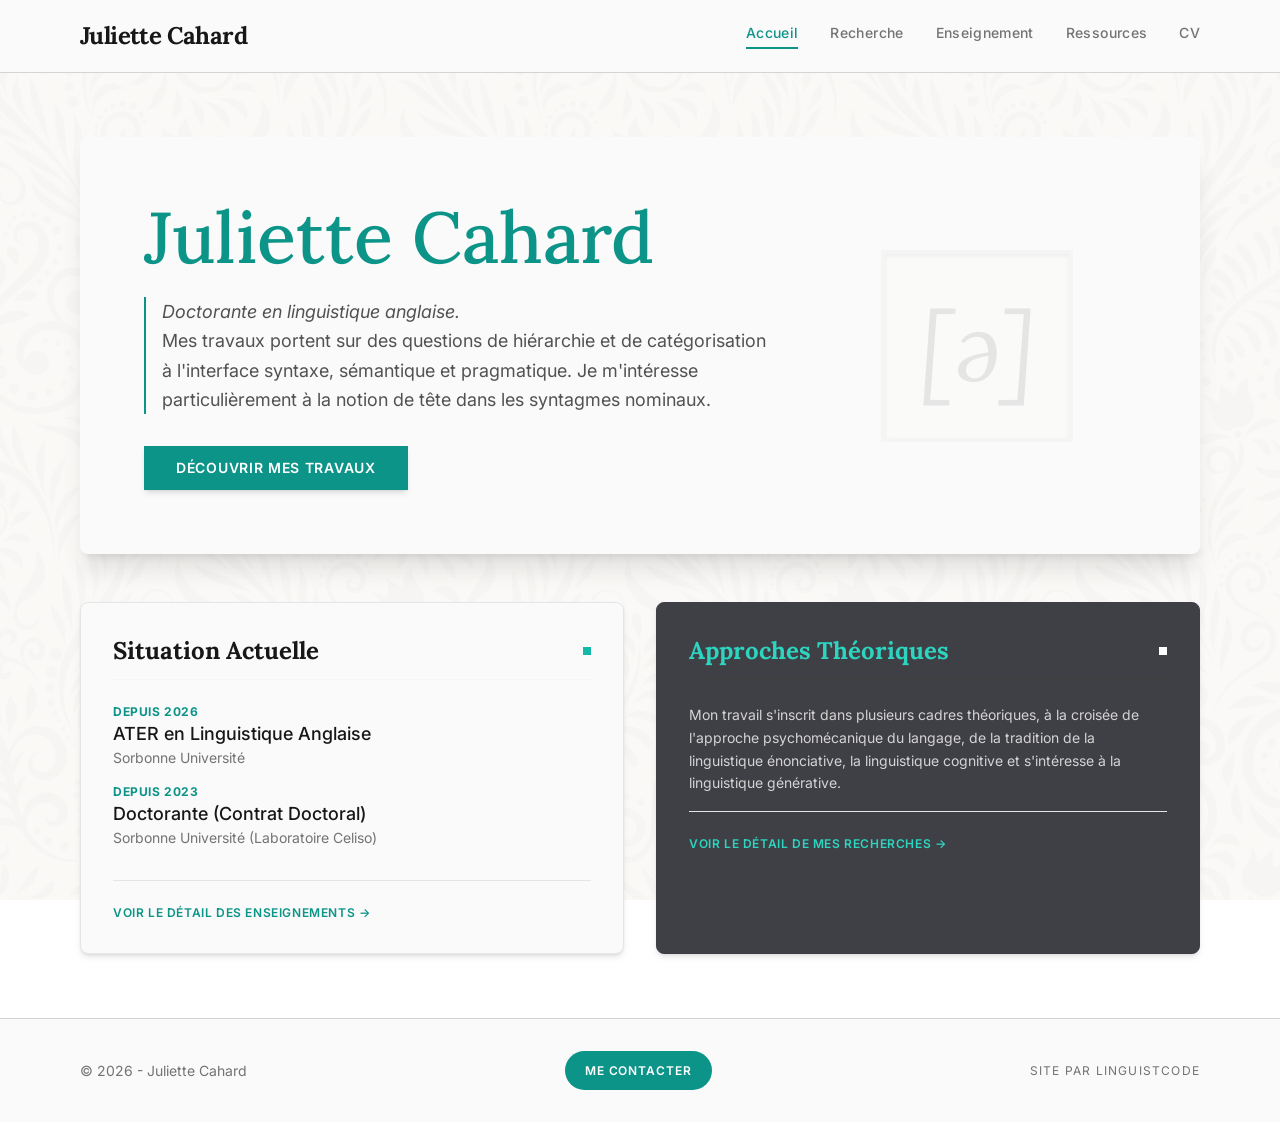
<file: index.html>
<!DOCTYPE html>
<html lang="fr">

<head>
    <meta charset="UTF-8">
    <meta name="viewport" content="width=device-width, initial-scale=1.0">
    <title>Juliette Cahard | Portfolio Académique</title>

    <link href="./style.css" rel="stylesheet">
    <link href="./enhance.css" rel="stylesheet">
    <link
        href="https://fonts.googleapis.com/css2?family=Inter:wght@300;400;500;600&family=Lora:ital,wght@0,400;0,500;0,600;0,700;1,400;1,600&display=swap"
        rel="stylesheet">

    <style>
        body {
            font-family: 'Inter', sans-serif;
        }

        .font-academic {
            font-family: 'Lora', serif;
        }
    </style>
</head>

<body class="bg-patternbg bg-cover bg-center bg-fixed text-neutral-900 flex flex-col min-h-screen">

    <header class="bg-zinc-50 border-b border-neutral-300">
        <div class="max-w-6xl mx-auto px-4 py-5 flex justify-between items-center relative">
            <a href="index.html"
                class="text-2xl font-academic font-bold text-neutral-900 tracking-tight hover:text-teal-600 transition-colors">
                Juliette Cahard
            </a>

            <!-- Navigation Desktop -->
            <nav class="hidden md:flex space-x-8 font-medium text-sm tracking-wide">
                <a href="index.html" class="text-teal-600 border-b-2 border-teal-600 pb-1"
                    aria-current="page">Accueil</a>
                <a href="recherche.html"
                    class="text-neutral-500 hover:text-neutral-900 transition-colors pb-1">Recherche</a>
                <a href="enseignement.html"
                    class="text-neutral-500 hover:text-neutral-900 transition-colors pb-1">Enseignement</a>
                <a href="Ressources.html" class="text-neutral-500 hover:text-neutral-900 transition-colors pb-1">
                    Ressources</a>
                <a href="wip.html" class="text-neutral-500 hover:text-neutral-900 transition-colors pb-1">CV</a>
            </nav>

            <!-- Bouton Hamburger (Bascule du menu mobile) -->
            <button id="menu-toggle" aria-expanded="false" aria-controls="mobile-menu" aria-label="Ouvrir le menu">
                <span class="menu-bar"></span>
                <span class="menu-bar"></span>
                <span class="menu-bar"></span>
            </button>

            <!-- Navigation Mobile -->
            <nav id="mobile-menu" class="mobile-menu" aria-label="Navigation mobile">
                <a href="index.html" class="is-active" aria-current="page">Accueil</a>
                <a href="recherche.html">Recherche</a>
                <a href="enseignement.html">Enseignement</a>
                <a href="Ressources.html">Ressources</a>
                <a href="cv.html">CV</a>
            </nav>
        </div>
    </header>

    <main class="flex-grow max-w-6xl mx-auto px-4 py-16 w-full flex flex-col gap-12">

        <section
            class="panel reveal-up bg-zinc-50 border-neutral-200 p-10 md:p-16 shadow-xl flex flex-col md:flex-row items-center gap-10">
            <div class="md:w-2/3">


                <h1
                    class="text-5xl text-teal-600 md:text-7xl font-academic leading-tight mb-6 font-medium reveal-up d-2">
                    Juliette Cahard
                </h1>

                <p
                    class="text-lg text-neutral-600 leading-relaxed mb-8 max-w-2xl border-l-2 border-teal-600 pl-4 reveal-up d-3">
                    <i>Doctorante en linguistique anglaise.</i><br>
                    Mes travaux portent sur des questions de hiérarchie et de catégorisation à l'interface syntaxe,
                    sémantique et pragmatique. Je m'intéresse particulièrement à la notion de tête dans les syntagmes
                    nominaux.
                </p>

                <a href="recherche.html"
                    class="inline-block bg-teal-600 text-white px-8 py-3 text-sm font-semibold uppercase tracking-wider hover:bg-teal-500 hover:text-zinc-600 transition-colors shadow-md reveal-up d-4">
                    Découvrir mes travaux
                </a>
            </div>

            <div class="md:w-1/3 flex justify-center items-center reveal-up d-2">
                <div
                    class="w-48 h-48 border-4 border-neutral-100 flex justify-center items-center bg-stone-50 shadow-inner">
                    <span class="text-8xl font-academic italic text-neutral-200 select-none">[ə]</span>
                </div>
            </div>
        </section>

        <section class="grid grid-cols-1 md:grid-cols-2 gap-8">

            <div
                class="panel reveal-scroll bg-zinc-50 border border-neutral-200 p-8 shadow-md flex flex-col justify-between">
                <div>
                    <h2
                        class="text-2xl font-academic font-bold mb-4 border-b border-neutral-100 pb-3 flex items-center justify-between">
                        Situation Actuelle
                        <span class="w-2 h-2 bg-teal-500 rounded-none inline-block"></span>
                    </h2>
                    <ul class="space-y-4 mt-6">
                        <li class="flex flex-col">
                            <span class="text-xs font-bold text-teal-600 uppercase tracking-wider">Depuis 2026</span>
                            <strong class="text-neutral-900 font-medium text-lg">ATER en Linguistique Anglaise</strong>
                            <span class="text-neutral-500 text-sm">Sorbonne Université</span>
                        </li>
                        <li class="flex flex-col">
                            <span class="text-xs font-bold text-teal-600 uppercase tracking-wider">Depuis 2023</span>
                            <strong class="text-neutral-900 font-medium text-lg">Doctorante (Contrat Doctoral)</strong>
                            <span class="text-neutral-500 text-sm">Sorbonne Université (Laboratoire Celiso)</span>
                        </li>
                    </ul>
                </div>

                <div class="mt-8 pt-4 border-t border-neutral-200 flex justify-start">
                    <a href="enseignement.html"
                        class="pt-2 inline-flex items-center gap-2 text-xs font-semibold uppercase tracking-wider text-teal-600 hover:text-neutral-900 transition-colors">
                        Voir le détail des enseignements &rarr;
                    </a>
                </div>
            </div>

            <div class="panel reveal-scroll bg-zinc-700 text-white border border-zinc-700 p-8 shadow-md">
                <h2
                    class="text-2xl font-academic font-bold mb-4 border-b border-neutral-700 pb-3 flex items-center justify-between text-teal-400">
                    Approches Théoriques
                    <span class="w-2 h-2 bg-white rounded-none inline-block"></span>
                </h2>
                <div class="mt-6 text-neutral-300 leading-relaxed space-y-4 text-sm">
                    <p>
                        Mon travail s'inscrit dans plusieurs cadres théoriques, à la croisée de l'approche
                        psychomécanique du langage, de la tradition de la linguistique énonciative, la linguistique
                        cognitive et s'intéresse à la linguistique générative. </p>

                    <div class="mt-8 pt-4 border-t border-neutral-200 flex justify-start">
                        <a href="recherche.html"
                            class="pt-2 inline-flex items-center gap-2 text-xs font-semibold uppercase tracking-wider text-teal-400 hover:text-neutral-900 transition-colors">
                            Voir le détail de mes recherches &rarr;
                        </a>
                    </div>
                </div>
            </div>

        </section>
    </main>

    <footer class="bg-zinc-50 border-t border-neutral-300 py-8 mt-auto">
        <div
            class="max-w-6xl mx-auto px-4 flex flex-col md:flex-row justify-between items-center gap-4 text-sm text-neutral-500">
            <p>&copy; 2026 - Juliette Cahard</p>
            <a href="mailto:juliette.Cahard@example.fr" class="contact-btn">Me contacter</a>
            <p class="uppercase tracking-widest text-xs">Site par <a href="https://code.linguist.fr">LinguistCode</a>
            </p>
        </div>
    </footer>

    <script>
        const header = document.querySelector('header');
        const onScroll = () => header.classList.toggle('is-scrolled', window.scrollY > 8);
        onScroll();
        window.addEventListener('scroll', onScroll, { passive: true });

        const menuToggle = document.getElementById('menu-toggle');
        const mobileMenu = document.getElementById('mobile-menu');
        const closeMenu = () => {
            menuToggle.setAttribute('aria-expanded', 'false');
            mobileMenu.classList.remove('is-open');
        };
        menuToggle.addEventListener('click', () => {
            const isOpen = menuToggle.getAttribute('aria-expanded') === 'true';
            menuToggle.setAttribute('aria-expanded', String(!isOpen));
            mobileMenu.classList.toggle('is-open', !isOpen);
        });
        mobileMenu.querySelectorAll('a').forEach(a => a.addEventListener('click', closeMenu));
        document.addEventListener('keydown', e => { if (e.key === 'Escape') closeMenu(); });
        window.addEventListener('resize', () => { if (window.innerWidth >= 768) closeMenu(); });

        const io = new IntersectionObserver((entries) => {
            entries.forEach(entry => {
                if (entry.isIntersecting) {
                    entry.target.classList.add('is-visible');
                    io.unobserve(entry.target);
                }
            });
        }, { threshold: 0.15 });
        document.querySelectorAll('.reveal-scroll').forEach(el => io.observe(el));
    </script>
</body>

</html>
</file>
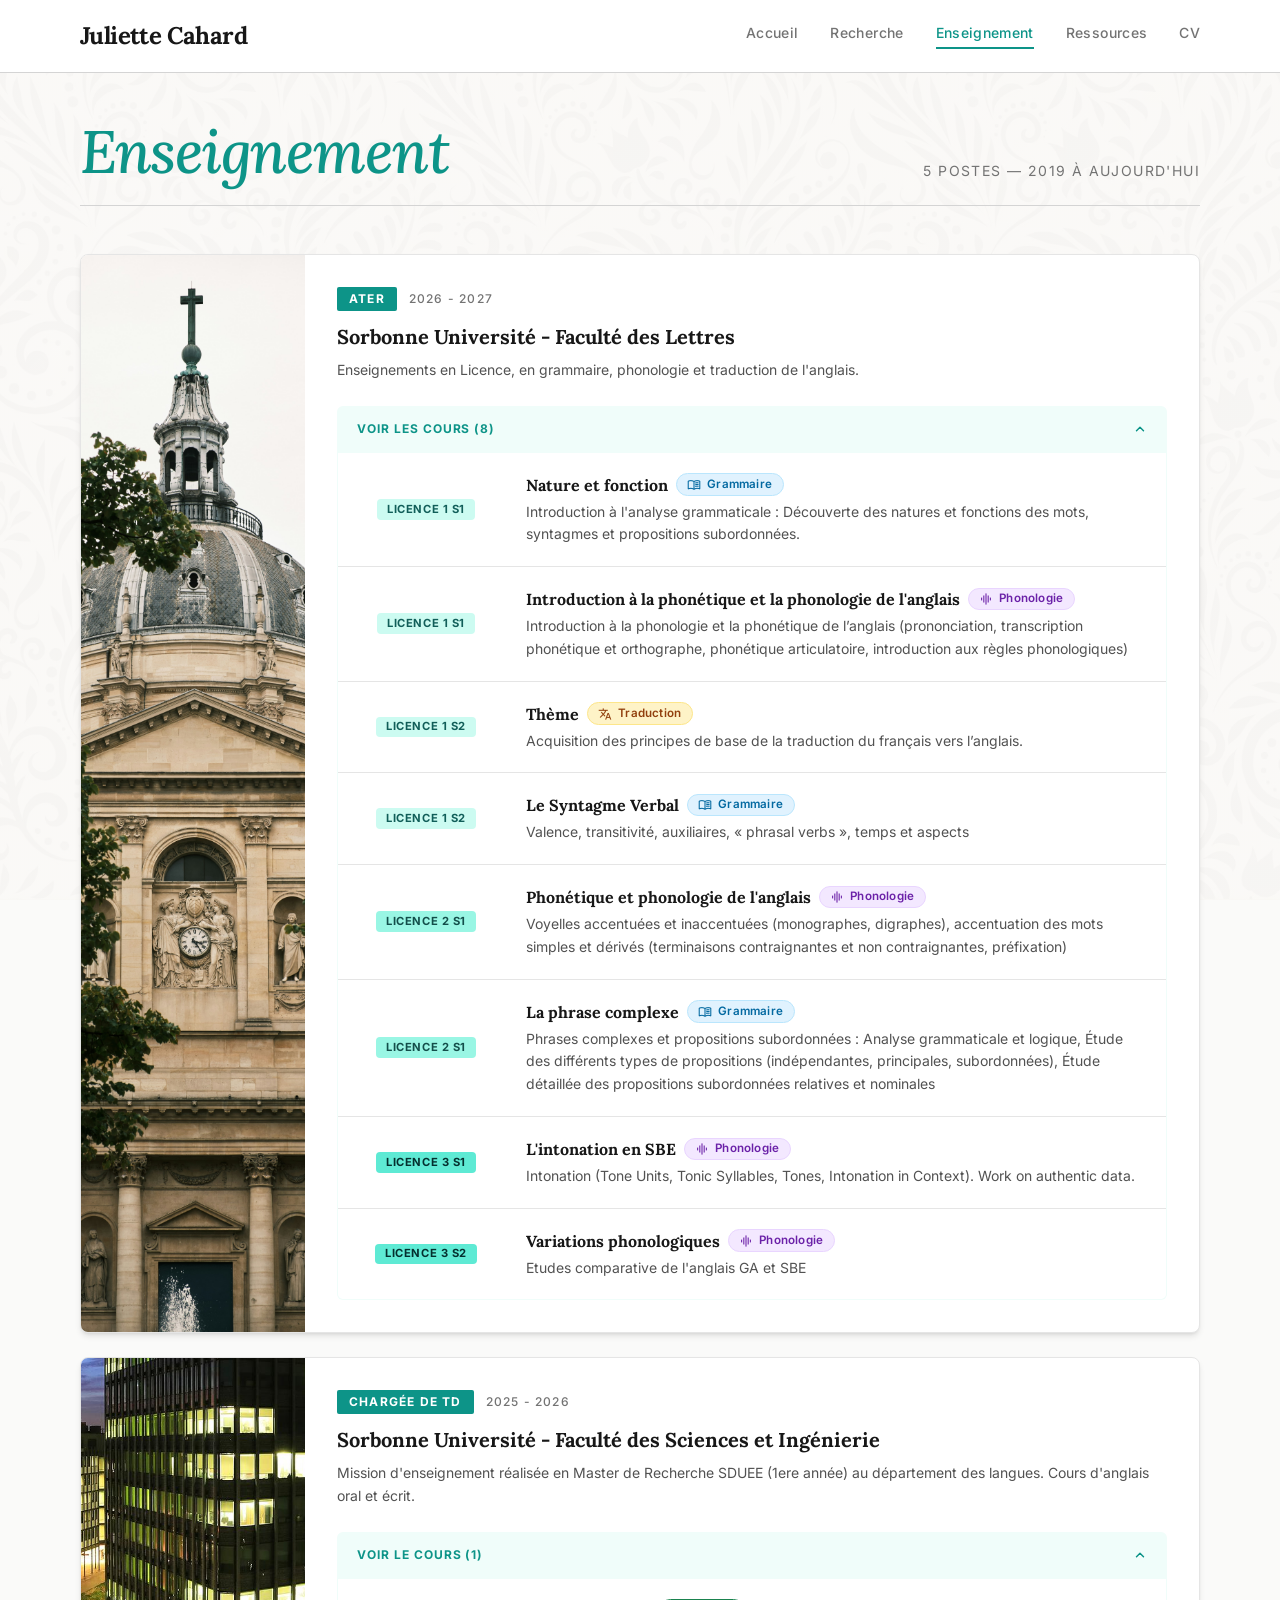
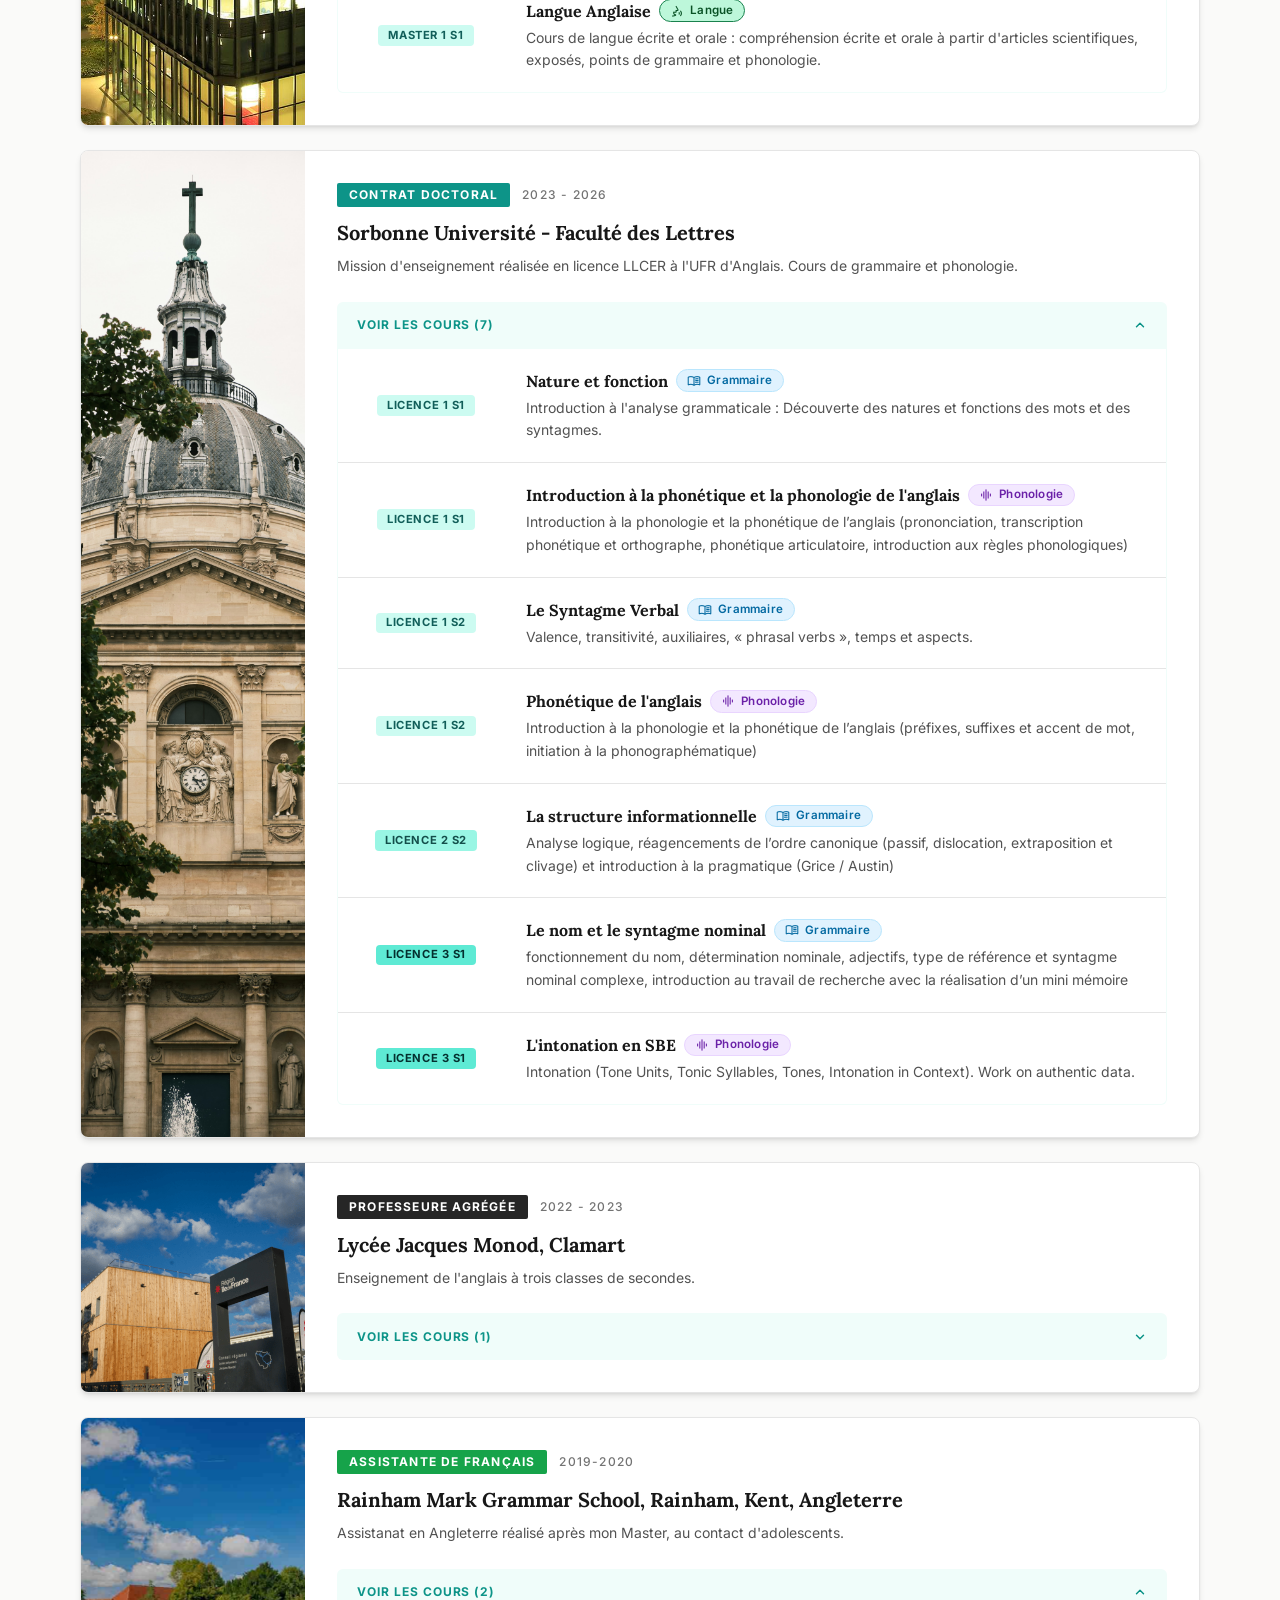
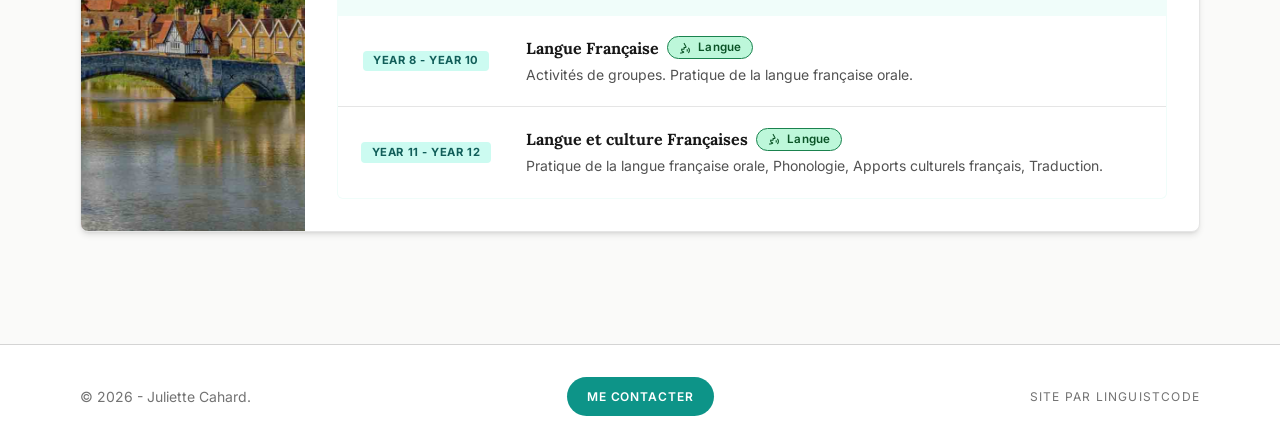
<file: enseignement.html>
<!DOCTYPE html>
<html lang="fr">

<head>
    <meta charset="UTF-8">
    <meta name="viewport" content="width=device-width, initial-scale=1.0">
    <title>Enseignement | Juliette Cesar</title>

    <!-- Feuilles de style : Tailwind compilé (style.css) et couche d'amélioration (enhance.css) -->
    <link href="./style.css" rel="stylesheet">
    <link href="./enhance.css" rel="stylesheet">

    <!-- Typographies Google Fonts (Inter pour le corps, Lora pour le style académique) -->
    <link
        href="https://fonts.googleapis.com/css2?family=Inter:wght@300;400;500;600;700&family=Lora:ital,wght@0,400;0,500;0,600;0,700;1,400;1,600&display=swap"
        rel="stylesheet">

    <!-- Icônes Google Material Symbols (utilisées pour les icônes dans les pilules de discipline) -->
    <link rel="stylesheet"
        href="https://fonts.googleapis.com/css2?family=Material+Symbols+Outlined:opsz,wght,FILL,GRAD@20,400,0,0" />

    <style>
        body {
            font-family: 'Inter', sans-serif;
        }

        .font-academic {
            font-family: 'Lora', serif;
        }
    </style>
</head>

<body class="bg-patternbg bg-cover bg-center bg-fixed bg-stone-50 text-neutral-900 flex flex-col min-h-screen">

    <!-- ============================================================
         EN-TÊTE PRINCIPAL ET NAVIGATION
         ============================================================ -->
    <header class="bg-white border-b border-neutral-300">
        <div class="max-w-6xl mx-auto px-4 py-5 flex justify-between items-center relative">

            <!-- Logo / Nom  -->
            <a href="index.html"
                class="text-2xl font-academic font-bold text-neutral-900 tracking-tight hover:text-teal-600 transition-colors">
                Juliette Cahard
            </a>

            <!-- Navigation Desktop -->
            <nav class="hidden md:flex space-x-8 font-medium text-sm tracking-wide">
                <a href="index.html" class="text-neutral-500 hover:text-neutral-900 transition-colors pb-1">Accueil</a>
                <a href="recherche.html"
                    class="text-neutral-500 hover:text-neutral-900 transition-colors pb-1">Recherche</a>
                <a href="enseignement.html" class="text-teal-600 border-b-2 border-teal-600 pb-1"
                    aria-current="page">Enseignement</a>
                <a href="Ressources.html" class="text-neutral-500 hover:text-neutral-900 transition-colors pb-1">
                    Ressources</a>
                <a href="cv.html" class="text-neutral-500 hover:text-neutral-900 transition-colors pb-1">CV</a>
            </nav>

            <!-- Bouton Hamburger (Bascule du menu mobile) -->
            <button id="menu-toggle" aria-expanded="false" aria-controls="mobile-menu" aria-label="Ouvrir le menu">
                <span class="menu-bar"></span>
                <span class="menu-bar"></span>
                <span class="menu-bar"></span>
            </button>

            <!-- Navigation Mobile -->
            <nav id="mobile-menu" class="mobile-menu" aria-label="Navigation mobile">
                <a href="index.html">Accueil</a>
                <a href="recherche.html">Recherche</a>
                <a href="enseignement.html" class="is-active" aria-current="page">Enseignement</a>
                <a href="Ressources.html">Ressources</a>
                <a href="wip.html">CV</a>
            </nav>

        </div>
    </header>

    <!-- ============================================================
         CONTENU PRINCIPAL DE LA PAGE
         ============================================================ -->
    <main class="flex-grow max-w-6xl mx-auto px-4 py-12 w-full">

        <!-- En-tête de la page Enseignement -->
        <div
            class="mb-12 border-b border-neutral-300 pb-6 flex flex-col md:flex-row md:items-end justify-between gap-4 reveal-up">
            <h1 class="text-5xl md:text-6xl font-bold text-neutral-900 font-academic tracking-tight">
                <span class="text-teal-600 italic font-medium">Enseignement</span>
            </h1>
            <p class="text-neutral-500 text-sm uppercase tracking-widest md:text-right">
                5 postes &mdash; 2019 à aujourd'hui
            </p>
        </div>

        <!-- Conteneur des cartes de postes -->
        <div class="space-y-6 mb-16">

            <!-- ------------------------------------------------------------
                 POSTE 3 : ATER (Sorbonne Université)
                 ------------------------------------------------------------ -->
            <article
                class="panel reveal-up d-1 bg-white border border-neutral-200 rounded-md shadow-md overflow-hidden md:flex">

                <!-- Illustration du site universitaire -->
                <div class="course-card-media">
                    <img src="src/sorbonne2.jpg" alt="Site Clignancourt de Sorbonne Université"
                        class="object-cover w-full h-full">
                </div>

                <!-- Informations sur le poste -->
                <div class="p-6 md:p-8 flex-1">
                    <div class="flex flex-wrap items-center gap-3 mb-3">
                        <span
                            class="bg-teal-600 text-white text-xs font-bold px-3 py-1 uppercase tracking-widest rounded-sm">ATER</span>
                        <span class="text-neutral-500 text-xs font-medium uppercase tracking-widest">2026 - 2027</span>
                    </div>
                    <h2 class="text-xl font-academic font-bold text-neutral-900 mb-2">Sorbonne Université - Faculté des
                        Lettres</h2>
                    <p class="text-neutral-600 text-sm leading-relaxed mb-6">
                        Enseignements en Licence, en grammaire, phonologie et traduction de l'anglais.
                    </p>

                    <!-- Accordéon des cours du poste ATER -->
                    <details class="course-block" open>
                        <summary>
                            <span>Voir les cours (8)</span>
                            <svg class="chev" width="14" height="14" viewBox="0 0 24 24" fill="none"
                                stroke="currentColor" stroke-width="2.5" stroke-linecap="round" stroke-linejoin="round">
                                <polyline points="6 9 12 15 18 9"></polyline>
                            </svg>
                        </summary>
                        <ul class="course-list divide-y divide-neutral-200">

                            <!-- Grammaire l1s1-->
                            <li class="p-5 flex flex-col md:flex-row gap-2 md:gap-8">
                                <div class="md:w-1/4 course-item-col-left">
                                    <span class="badge-year badge-l1">Licence 1 S1</span>
                                </div>
                                <div class="md:w-3/4">
                                    <h4
                                        class="font-bold font-academic text-base text-neutral-900 mb-1 flex items-center flex-wrap gap-2">
                                        <span>Nature et fonction</span>
                                        <span class="pill-discipline pill-grammaire">
                                            <span class="material-symbols-outlined">menu_book</span>
                                            Grammaire
                                        </span>
                                    </h4>
                                    <p class="text-neutral-600 text-sm leading-relaxed">
                                        Introduction à l'analyse grammaticale : Découverte des natures et
                                        fonctions des mots, syntagmes et propositions subordonnées.
                                    </p>
                                </div>
                            </li>
                            <!-- Phonologie l1s1-->
                            <li class="p-5 flex flex-col md:flex-row gap-2 md:gap-8">
                                <div class="md:w-1/4 course-item-col-left">
                                    <span class="badge-year badge-l1">Licence 1 S1</span>
                                </div>
                                <div class="md:w-3/4">
                                    <h4
                                        class="font-bold font-academic text-base text-neutral-900 mb-1 flex items-center flex-wrap gap-2">
                                        <span>Introduction à la phonétique et la phonologie de l'anglais</span>
                                        <span class="pill-discipline pill-phonologie">
                                            <span class="material-symbols-outlined">graphic_eq</span>
                                            Phonologie
                                        </span>
                                    </h4>
                                    <p class="text-neutral-600 text-sm leading-relaxed">
                                        Introduction à la phonologie et la phonétique de l’anglais (prononciation,
                                        transcription phonétique et orthographe, phonétique articulatoire, introduction
                                        aux règles phonologiques)
                                    </p>
                                </div>
                            </li>

                            <!--  Traduction (Thème) l1s2-->
                            <li class="p-5 flex flex-col md:flex-row gap-2 md:gap-8">
                                <div class="md:w-1/4 course-item-col-left">
                                    <span class="badge-year badge-l1">Licence 1 S2</span>
                                </div>
                                <div class="md:w-3/4">
                                    <h4
                                        class="font-bold font-academic text-base text-neutral-900 mb-1 flex items-center flex-wrap gap-2">
                                        <span>Thème</span>
                                        <span class="pill-discipline pill-traduction">
                                            <span class="material-symbols-outlined">translate</span>
                                            Traduction
                                        </span>
                                    </h4>
                                    <p class="text-neutral-600 text-sm leading-relaxed">
                                        Acquisition des principes de base de la traduction du français vers l’anglais.
                                    </p>
                                </div>
                            </li>

                            <!-- Grammaire l1s2-->
                            <li class="p-5 flex flex-col md:flex-row gap-2 md:gap-8">
                                <div class="md:w-1/4 course-item-col-left">
                                    <span class="badge-year badge-l1">Licence 1 S2</span>
                                </div>
                                <div class="md:w-3/4">
                                    <h4
                                        class="font-bold font-academic text-base text-neutral-900 mb-1 flex items-center flex-wrap gap-2">
                                        <span>Le Syntagme Verbal</span>
                                        <span class="pill-discipline pill-grammaire">
                                            <span class="material-symbols-outlined">menu_book</span>
                                            Grammaire
                                        </span>
                                    </h4>
                                    <p class="text-neutral-600 text-sm leading-relaxed">
                                        Valence, transitivité, auxiliaires, « phrasal verbs », temps et aspects
                                    </p>
                                </div>
                            </li>

                            <!-- Phonologie l2s1-->
                            <li class="p-5 flex flex-col md:flex-row gap-2 md:gap-8">
                                <div class="md:w-1/4 course-item-col-left">
                                    <span class="badge-year badge-l2">Licence 2 S1</span>
                                </div>
                                <div class="md:w-3/4">
                                    <h4
                                        class="font-bold font-academic text-base text-neutral-900 mb-1 flex items-center flex-wrap gap-2">
                                        <span>Phonétique et phonologie de l'anglais</span>
                                        <span class="pill-discipline pill-phonologie">
                                            <span class="material-symbols-outlined">graphic_eq</span>
                                            Phonologie
                                        </span>
                                    </h4>
                                    <p class="text-neutral-600 text-sm leading-relaxed">
                                        Voyelles accentuées et inaccentuées (monographes, digraphes), accentuation des
                                        mots simples et dérivés (terminaisons contraignantes et non contraignantes,
                                        préfixation)
                                    </p>
                                </div>
                            </li>

                            <!-- Grammaire l2s1-->
                            <li class="p-5 flex flex-col md:flex-row gap-2 md:gap-8">
                                <div class="md:w-1/4 course-item-col-left">
                                    <span class="badge-year badge-l2">Licence 2 S1</span>
                                </div>
                                <div class="md:w-3/4">
                                    <h4
                                        class="font-bold font-academic text-base text-neutral-900 mb-1 flex items-center flex-wrap gap-2">
                                        <span>La phrase complexe</span>
                                        <span class="pill-discipline pill-grammaire">
                                            <span class="material-symbols-outlined">menu_book</span>
                                            Grammaire
                                        </span>
                                    </h4>
                                    <p class="text-neutral-600 text-sm leading-relaxed">
                                        Phrases complexes et propositions subordonnées : Analyse grammaticale et
                                        logique, Étude des différents types de propositions (indépendantes, principales,
                                        subordonnées), Étude détaillée des propositions subordonnées relatives et
                                        nominales
                                    </p>
                                </div>
                            </li>



                            <!-- Phonologie l3s1 -->
                            <li class="p-5 flex flex-col md:flex-row gap-2 md:gap-8">
                                <div class="md:w-1/4 course-item-col-left">
                                    <span class="badge-year badge-l3">Licence 3 S1</span>
                                </div>
                                <div class="md:w-3/4">
                                    <h4
                                        class="font-bold font-academic text-base text-neutral-900 mb-1 flex items-center flex-wrap gap-2">
                                        <span>L'intonation en SBE</span>
                                        <span class="pill-discipline pill-phonologie">
                                            <span class="material-symbols-outlined">graphic_eq</span>
                                            Phonologie
                                        </span>
                                    </h4>
                                    <p class="text-neutral-600 text-sm leading-relaxed">
                                        Intonation (Tone Units, Tonic Syllables, Tones, Intonation in Context). Work on
                                        authentic data.
                                    </p>
                                </div>
                            </li>

                            <!-- Phonologie l3s2 -->
                            <li class="p-5 flex flex-col md:flex-row gap-2 md:gap-8">
                                <div class="md:w-1/4 course-item-col-left">
                                    <span class="badge-year badge-l3">Licence 3 S2</span>
                                </div>
                                <div class="md:w-3/4">
                                    <h4
                                        class="font-bold font-academic text-base text-neutral-900 mb-1 flex items-center flex-wrap gap-2">
                                        <span>Variations phonologiques </span>
                                        <span class="pill-discipline pill-phonologie">
                                            <span class="material-symbols-outlined">graphic_eq</span>
                                            Phonologie
                                        </span>
                                    </h4>
                                    <p class="text-neutral-600 text-sm leading-relaxed">
                                        Etudes comparative de l'anglais GA et SBE
                                    </p>
                                </div>
                            </li>
                        </ul>
                    </details>
                </div>
            </article>
            <!-- ------------------------------------------------------------
                 POSTE 2.5 : Chargé de TD pendant CD (Sorbonne Université - fac de sciences)
                 ------------------------------------------------------------ -->
            <article
                class="panel reveal-up d-2 bg-white border border-neutral-200 rounded-md shadow-md overflow-hidden md:flex">

                <!-- Illustration du site universitaire -->
                <div class="course-card-media">
                    <img src="src/jussieu.jpg" alt="Sorbonne Université" class="object-cover w-full h-full">
                </div>

                <!-- Informations sur le poste -->
                <div class="p-6 md:p-8 flex-1">
                    <div class="flex flex-wrap items-center gap-3 mb-3">
                        <span
                            class="bg-teal-600 text-white text-xs font-bold px-3 py-1 uppercase tracking-widest rounded-sm">Chargée
                            de TD</span>
                        <span class="text-neutral-500 text-xs font-medium uppercase tracking-widest">2025 - 2026</span>
                    </div>
                    <h2 class="text-xl font-academic font-bold text-neutral-900 mb-2">Sorbonne Université - Faculté des
                        Sciences et Ingénierie </h2>
                    <p class="text-neutral-600 text-sm leading-relaxed mb-6">
                        Mission d'enseignement réalisée en Master de Recherche SDUEE (1ere année) au département des
                        langues. Cours d'anglais oral et écrit.
                    </p>

                    <!-- BLOC DES COURS FAC DE SCIENCES (1 cours) -->
                    <details class="course-block" open>
                        <summary>
                            <span>Voir le cours (1)</span>
                            <svg class="chev" width="14" height="14" viewBox="0 0 24 24" fill="none"
                                stroke="currentColor" stroke-width="2.5" stroke-linecap="round" stroke-linejoin="round">
                                <polyline points="6 9 12 15 18 9"></polyline>
                            </svg>
                        </summary>
                        <ul class="course-list divide-y divide-neutral-200">

                            <!-- Anglais  -->
                            <li class="p-5 flex flex-col md:flex-row gap-2 md:gap-8">
                                <div class="md:w-1/4 course-item-col-left">
                                    <span class="badge-year badge-l1">Master 1 S1</span>
                                </div>
                                <div class="md:w-3/4">
                                    <h4
                                        class="font-bold font-academic text-base text-neutral-900 mb-1 flex items-center flex-wrap gap-2">
                                        <span>Langue Anglaise</span>
                                        <span class="pill-discipline pill-langue">
                                            <span class="material-symbols-outlined">voice_selection</span>
                                            Langue
                                        </span>
                                    </h4>
                                    <p class="text-neutral-600 text-sm leading-relaxed">
                                        Cours de langue écrite et orale : compréhension écrite et orale à partir
                                        d'articles scientifiques, exposés, points de grammaire et phonologie.
                                    </p>
                                </div>
                            </li>

                        </ul>
                    </details>
                </div>
            </article>

            <!-- ------------------------------------------------------------
                 POSTE 2 : CONTRAT DOCTORAL (Sorbonne Université)
                 ------------------------------------------------------------ -->
            <article
                class="panel reveal-up d-2 bg-white border border-neutral-200 rounded-md shadow-md overflow-hidden md:flex">

                <!-- Illustration du site universitaire -->
                <div class="course-card-media">
                    <img src="src/sorbonne2.jpg" alt="Sorbonne Université" class="object-cover w-full h-full">
                </div>

                <!-- Informations sur le poste -->
                <div class="p-6 md:p-8 flex-1">
                    <div class="flex flex-wrap items-center gap-3 mb-3">
                        <span
                            class="bg-teal-600 text-white text-xs font-bold px-3 py-1 uppercase tracking-widest rounded-sm">Contrat
                            Doctoral</span>
                        <span class="text-neutral-500 text-xs font-medium uppercase tracking-widest">2023 - 2026</span>
                    </div>
                    <h2 class="text-xl font-academic font-bold text-neutral-900 mb-2">Sorbonne Université - Faculté des
                        Lettres</h2>
                    <p class="text-neutral-600 text-sm leading-relaxed mb-6">
                        Mission d'enseignement réalisée en licence LLCER à l'UFR d'Anglais. Cours de grammaire et
                        phonologie.
                    </p>

                    <!-- BLOC DES COURS CONTRAT DOC (7 cours) -->
                    <details class="course-block" open>
                        <summary>
                            <span>Voir les cours (7)</span>
                            <svg class="chev" width="14" height="14" viewBox="0 0 24 24" fill="none"
                                stroke="currentColor" stroke-width="2.5" stroke-linecap="round" stroke-linejoin="round">
                                <polyline points="6 9 12 15 18 9"></polyline>
                            </svg>
                        </summary>
                        <ul class="course-list divide-y divide-neutral-200">

                            <!-- Grammaire L1S1 (CD) -->
                            <li class="p-5 flex flex-col md:flex-row gap-2 md:gap-8">
                                <div class="md:w-1/4 course-item-col-left">
                                    <span class="badge-year badge-l1">Licence 1 S1</span>
                                </div>
                                <div class="md:w-3/4">
                                    <h4
                                        class="font-bold font-academic text-base text-neutral-900 mb-1 flex items-center flex-wrap gap-2">
                                        <span>Nature et fonction</span>
                                        <span class="pill-discipline pill-grammaire">
                                            <span class="material-symbols-outlined">menu_book</span>
                                            Grammaire
                                        </span>
                                    </h4>
                                    <p class="text-neutral-600 text-sm leading-relaxed">
                                        Introduction à l'analyse grammaticale : Découverte des natures et
                                        fonctions des mots et des syntagmes.
                                    </p>
                                </div>
                            </li>

                            <!-- Phonologie l1s1 (CD)-->
                            <li class="p-5 flex flex-col md:flex-row gap-2 md:gap-8">
                                <div class="md:w-1/4 course-item-col-left">
                                    <span class="badge-year badge-l1">Licence 1 S1</span>
                                </div>
                                <div class="md:w-3/4">
                                    <h4
                                        class="font-bold font-academic text-base text-neutral-900 mb-1 flex items-center flex-wrap gap-2">
                                        <span>Introduction à la phonétique et la phonologie de l'anglais</span>
                                        <span class="pill-discipline pill-phonologie">
                                            <span class="material-symbols-outlined">graphic_eq</span>
                                            Phonologie
                                        </span>
                                    </h4>
                                    <p class="text-neutral-600 text-sm leading-relaxed">
                                        Introduction à la phonologie et la phonétique de l’anglais (prononciation,
                                        transcription phonétique et orthographe, phonétique articulatoire, introduction
                                        aux règles phonologiques)
                                    </p>
                                </div>
                            </li>

                            <!-- Grammaire L1 S2 (CD) -->
                            <li class="p-5 flex flex-col md:flex-row gap-2 md:gap-8">
                                <div class="md:w-1/4 course-item-col-left">
                                    <span class="badge-year badge-l1">Licence 1 S2</span>
                                </div>
                                <div class="md:w-3/4">
                                    <h4
                                        class="font-bold font-academic text-base text-neutral-900 mb-1 flex items-center flex-wrap gap-2">
                                        <span>Le Syntagme Verbal</span>
                                        <span class="pill-discipline pill-grammaire">
                                            <span class="material-symbols-outlined">menu_book</span>
                                            Grammaire
                                        </span>
                                    </h4>
                                    <p class="text-neutral-600 text-sm leading-relaxed">
                                        Valence, transitivité, auxiliaires, « phrasal verbs », temps et aspects.
                                    </p>
                                </div>
                            </li>

                            <!-- Phono L1 S2 (CD)  -->
                            <li class="p-5 flex flex-col md:flex-row gap-2 md:gap-8">
                                <div class="md:w-1/4 course-item-col-left">
                                    <span class="badge-year badge-l1">Licence 1 S2</span>
                                </div>
                                <div class="md:w-3/4">
                                    <h4
                                        class="font-bold font-academic text-base text-neutral-900 mb-1 flex items-center flex-wrap gap-2">
                                        <span>Phonétique de l'anglais</span>
                                        <span class="pill-discipline pill-phonologie">
                                            <span class="material-symbols-outlined">graphic_eq</span>
                                            Phonologie
                                        </span>
                                    </h4>
                                    <p class="text-neutral-600 text-sm leading-relaxed">
                                        Introduction à la phonologie et la phonétique de l’anglais (préfixes, suffixes
                                        et accent de mot, initiation à la phonographématique)
                                    </p>
                                </div>
                            </li>

                            <!-- Cours 5 : Licence 2 S2 Grammaire -->
                            <li class="p-5 flex flex-col md:flex-row gap-2 md:gap-8">
                                <div class="md:w-1/4 course-item-col-left">
                                    <span class="badge-year badge-l2">Licence 2 S2</span>
                                </div>
                                <div class="md:w-3/4">
                                    <h4
                                        class="font-bold font-academic text-base text-neutral-900 mb-1 flex items-center flex-wrap gap-2">
                                        <span>La structure informationnelle</span>
                                        <span class="pill-discipline pill-grammaire">
                                            <span class="material-symbols-outlined">menu_book</span>
                                            Grammaire
                                        </span>
                                    </h4>
                                    <p class="text-neutral-600 text-sm leading-relaxed">
                                        Analyse logique, réagencements de l’ordre canonique (passif, dislocation,
                                        extraposition et clivage) et introduction à la pragmatique (Grice / Austin)
                                    </p>
                                </div>
                            </li>

                            <!-- Cours 6 : Licence 3 S1 Grammaire  -->
                            <li class="p-5 flex flex-col md:flex-row gap-2 md:gap-8">
                                <div class="md:w-1/4 course-item-col-left">
                                    <span class="badge-year badge-l3">Licence 3 S1</span>
                                </div>
                                <div class="md:w-3/4">
                                    <h4
                                        class="font-bold font-academic text-base text-neutral-900 mb-1 flex items-center flex-wrap gap-2">
                                        <span>Le nom et le syntagme nominal</span>
                                        <span class="pill-discipline pill-grammaire">
                                            <span class="material-symbols-outlined">menu_book</span>
                                            Grammaire
                                        </span>
                                    </h4>
                                    <p class="text-neutral-600 text-sm leading-relaxed">
                                        fonctionnement du nom, détermination nominale, adjectifs, type de référence et
                                        syntagme nominal complexe, introduction au travail de recherche avec la
                                        réalisation d’un mini mémoire
                                    </p>
                                </div>
                            </li>


                            <!-- Cours 7 : Licence 3 S1 Phonologie  -->
                            <li class="p-5 flex flex-col md:flex-row gap-2 md:gap-8">
                                <div class="md:w-1/4 course-item-col-left">
                                    <span class="badge-year badge-l3">Licence 3 S1</span>
                                </div>
                                <div class="md:w-3/4">
                                    <h4
                                        class="font-bold font-academic text-base text-neutral-900 mb-1 flex items-center flex-wrap gap-2">
                                        <span>L'intonation en SBE</span>
                                        <span class="pill-discipline pill-phonologie">
                                            <span class="material-symbols-outlined">graphic_eq</span>
                                            Phonologie
                                        </span>
                                    </h4>
                                    <p class="text-neutral-600 text-sm leading-relaxed">
                                        Intonation (Tone Units, Tonic Syllables, Tones, Intonation in Context). Work on
                                        authentic data.
                                    </p>
                                </div>
                            </li>

                        </ul>
                    </details>
                </div>
            </article>

            <!-- ------------------------------------------------------------
                 POSTE 1 : PROFESSEURE AGRÉGÉE (Lycée Jacques Monod)
                 ------------------------------------------------------------ -->
            <article
                class="panel reveal-up d-3 bg-white border border-neutral-200 rounded-md shadow-md overflow-hidden md:flex">

                <!-- Illustration du lycée -->
                <div class="course-card-media">
                    <img src="src/monod.png" alt="Lycée Monod" class="object-cover w-full h-full">
                </div>

                <!-- Informations sur le poste -->
                <div class="p-6 md:p-8 flex-1">
                    <div class="flex flex-wrap items-center gap-3 mb-3">
                        <span
                            class="bg-neutral-800 text-white text-xs font-bold px-3 py-1 uppercase tracking-widest rounded-sm">Professeure
                            Agrégée</span>
                        <span class="text-neutral-500 text-xs font-medium uppercase tracking-widest">2022 - 2023</span>
                    </div>
                    <h2 class="text-xl font-academic font-bold text-neutral-900 mb-2">Lycée Jacques Monod, Clamart</h2>
                    <p class="text-neutral-600 text-sm leading-relaxed mb-6">
                        Enseignement de l'anglais à trois classes de secondes.
                    </p>

                    <!-- Accordéon des cours du lycée (1 cours) -->
                    <details class="course-block">
                        <summary>
                            <span>Voir les cours (1)</span>
                            <svg class="chev" width="14" height="14" viewBox="0 0 24 24" fill="none"
                                stroke="currentColor" stroke-width="2.5" stroke-linecap="round" stroke-linejoin="round">
                                <polyline points="6 9 12 15 18 9"></polyline>
                            </svg>
                        </summary>
                        <ul class="course-list divide-y divide-neutral-200">
                            <li class="p-5 flex flex-col md:flex-row gap-2 md:gap-8">
                                <div class="md:w-1/4 course-item-col-left">
                                    <span class="badge-year badge-seconde">Seconde</span>
                                </div>
                                <div class="md:w-3/4">
                                    <h4 class="font-bold font-academic text-base text-neutral-900 mb-1">Anglais</h4>
                                    <p class="text-neutral-600 text-sm leading-relaxed">
                                        Anglais général, grammaire, phonologie, traduction et civilisation. Création de
                                        séquences pédagogiques entières.
                                    </p>
                                </div>
                            </li>
                        </ul>
                    </details>
                </div>
            </article>

            <!-- ------------------------------------------------------------
                 POSTE 0.5 : Lectorat Angleterre
                 ------------------------------------------------------------ -->
            <article
                class="panel reveal-up d-2 bg-white border border-neutral-200 rounded-md shadow-md overflow-hidden md:flex">

                <!-- Illustration du site universitaire -->
                <div class="course-card-media">
                    <img src="src/kent.jpg" alt="Sorbonne Université" class="object-cover w-full h-full">
                </div>

                <!-- Informations sur le poste -->
                <div class="p-6 md:p-8 flex-1">
                    <div class="flex flex-wrap items-center gap-3 mb-3">
                        <span
                            class="bg-green-600 text-white text-xs font-bold px-3 py-1 uppercase tracking-widest rounded-sm">Assistante
                            de Français</span>
                        <span class="text-neutral-500 text-xs font-medium uppercase tracking-widest">2019-2020</span>
                    </div>
                    <h2 class="text-xl font-academic font-bold text-neutral-900 mb-2">Rainham Mark Grammar School,
                        Rainham, Kent, Angleterre </h2>
                    <p class="text-neutral-600 text-sm leading-relaxed mb-6">
                        Assistanat en Angleterre réalisé après mon Master, au contact d'adolescents.
                    </p>

                    <!-- BLOC DES COURS Angleterre (2 cours) -->
                    <details class="course-block" open>
                        <summary>
                            <span>Voir les cours (2)</span>
                            <svg class="chev" width="14" height="14" viewBox="0 0 24 24" fill="none"
                                stroke="currentColor" stroke-width="2.5" stroke-linecap="round" stroke-linejoin="round">
                                <polyline points="6 9 12 15 18 9"></polyline>
                            </svg>
                        </summary>
                        <ul class="course-list divide-y divide-neutral-200">

                            <!-- Français  -->
                            <li class="p-5 flex flex-col md:flex-row gap-2 md:gap-8">
                                <div class="md:w-1/4 course-item-col-left">
                                    <span class="badge-year badge-l1">Year 8 - Year 10</span>
                                </div>
                                <div class="md:w-3/4">
                                    <h4
                                        class="font-bold font-academic text-base text-neutral-900 mb-1 flex items-center flex-wrap gap-2">
                                        <span>Langue Française</span>
                                        <span class="pill-discipline pill-langue">
                                            <span class="material-symbols-outlined">voice_selection</span>
                                            Langue
                                        </span>
                                    </h4>
                                    <p class="text-neutral-600 text-sm leading-relaxed">
                                        Activités de groupes. Pratique de la langue française orale.
                                    </p>
                                </div>
                            </li>
                            <!-- Français  -->
                            <li class="p-5 flex flex-col md:flex-row gap-2 md:gap-8">
                                <div class="md:w-1/4 course-item-col-left">
                                    <span class="badge-year badge-l1">Year 11 - Year 12</span>
                                </div>
                                <div class="md:w-3/4">
                                    <h4
                                        class="font-bold font-academic text-base text-neutral-900 mb-1 flex items-center flex-wrap gap-2">
                                        <span>Langue et culture Françaises</span>
                                        <span class="pill-discipline pill-langue">
                                            <span class="material-symbols-outlined">voice_selection</span>
                                            Langue
                                        </span>
                                    </h4>
                                    <p class="text-neutral-600 text-sm leading-relaxed">
                                        Pratique de la langue française orale, Phonologie, Apports culturels français,
                                        Traduction.
                                    </p>
                                </div>
                            </li>

                        </ul>
                    </details>
                </div>
            </article>


        </div>

    </main>

    <!-- ============================================================
         PIED DE PAGE (FOOTER)
         ============================================================ -->
    <footer class="bg-white border-t border-neutral-300 py-8 mt-auto">
        <div
            class="max-w-6xl mx-auto px-4 flex flex-col md:flex-row justify-between items-center gap-4 text-sm text-neutral-500">
            <p>&copy; 2026 - Juliette Cahard.</p>
            <a href="mailto:juliette.cesar@example.fr" class="contact-btn">Me contacter</a>
            <p class="uppercase tracking-widest text-xs">
                Site par <a href="https://aurelienamet.linguist.fr" class="hover:underline">LinguistCode</a>
            </p>
        </div>
    </footer>

    <!-- ============================================================
         SCRIPTS INTERACTIFS (Scroll header & Navigation Mobile)
         ============================================================ -->
    <script>
        // Effet d'ombre sur le header lors du défilement
        const header = document.querySelector('header');
        const onScroll = () => header.classList.toggle('is-scrolled', window.scrollY > 8);
        onScroll();
        window.addEventListener('scroll', onScroll, { passive: true });

        // Gestion de la bascule du menu mobile
        const menuToggle = document.getElementById('menu-toggle');
        const mobileMenu = document.getElementById('mobile-menu');

        const closeMenu = () => {
            menuToggle.setAttribute('aria-expanded', 'false');
            mobileMenu.classList.remove('is-open');
        };

        menuToggle.addEventListener('click', () => {
            const isOpen = menuToggle.getAttribute('aria-expanded') === 'true';
            menuToggle.setAttribute('aria-expanded', String(!isOpen));
            mobileMenu.classList.toggle('is-open', !isOpen);
        });

        // Fermeture automatique lors d'un clic sur un lien, touche Échap ou redimensionnement
        mobileMenu.querySelectorAll('a').forEach(a => a.addEventListener('click', closeMenu));
        document.addEventListener('keydown', e => { if (e.key === 'Escape') closeMenu(); });
        window.addEventListener('resize', () => { if (window.innerWidth >= 768) closeMenu(); });
    </script>
</body>

</html>
</file>
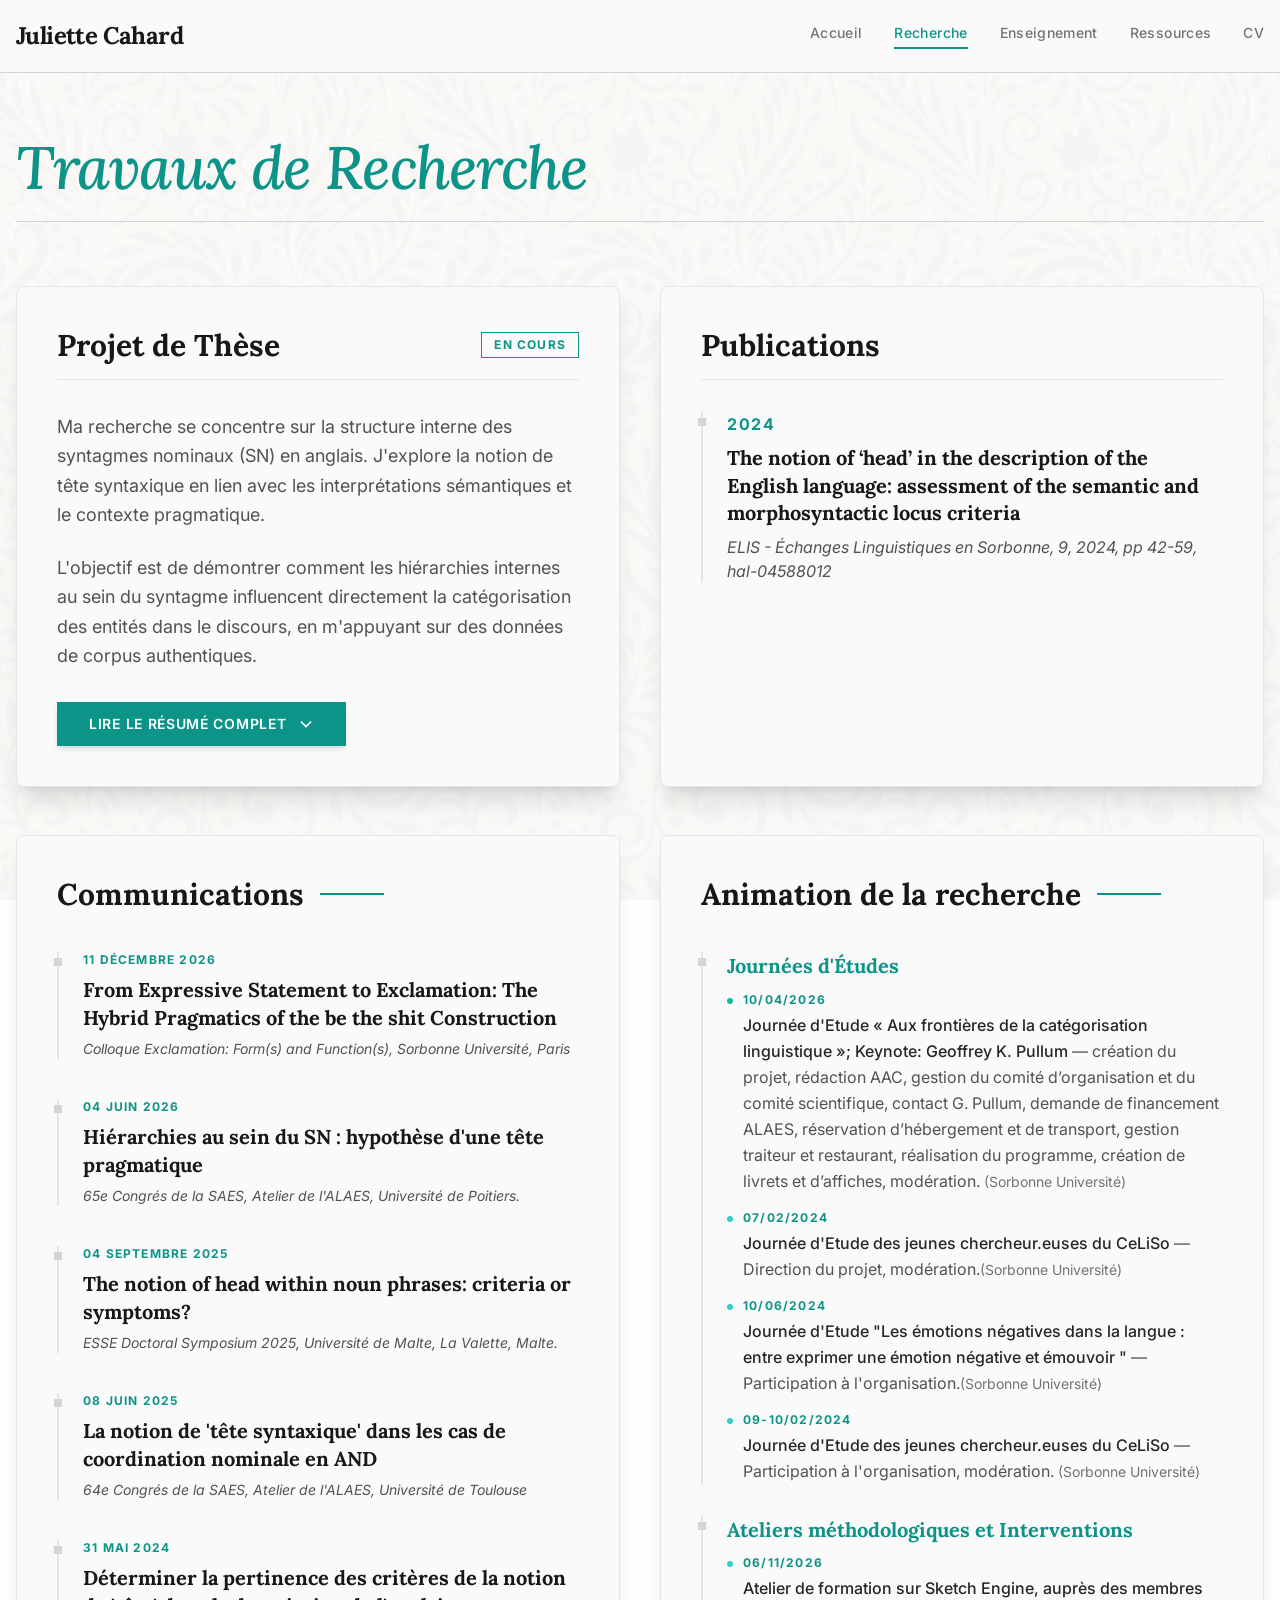
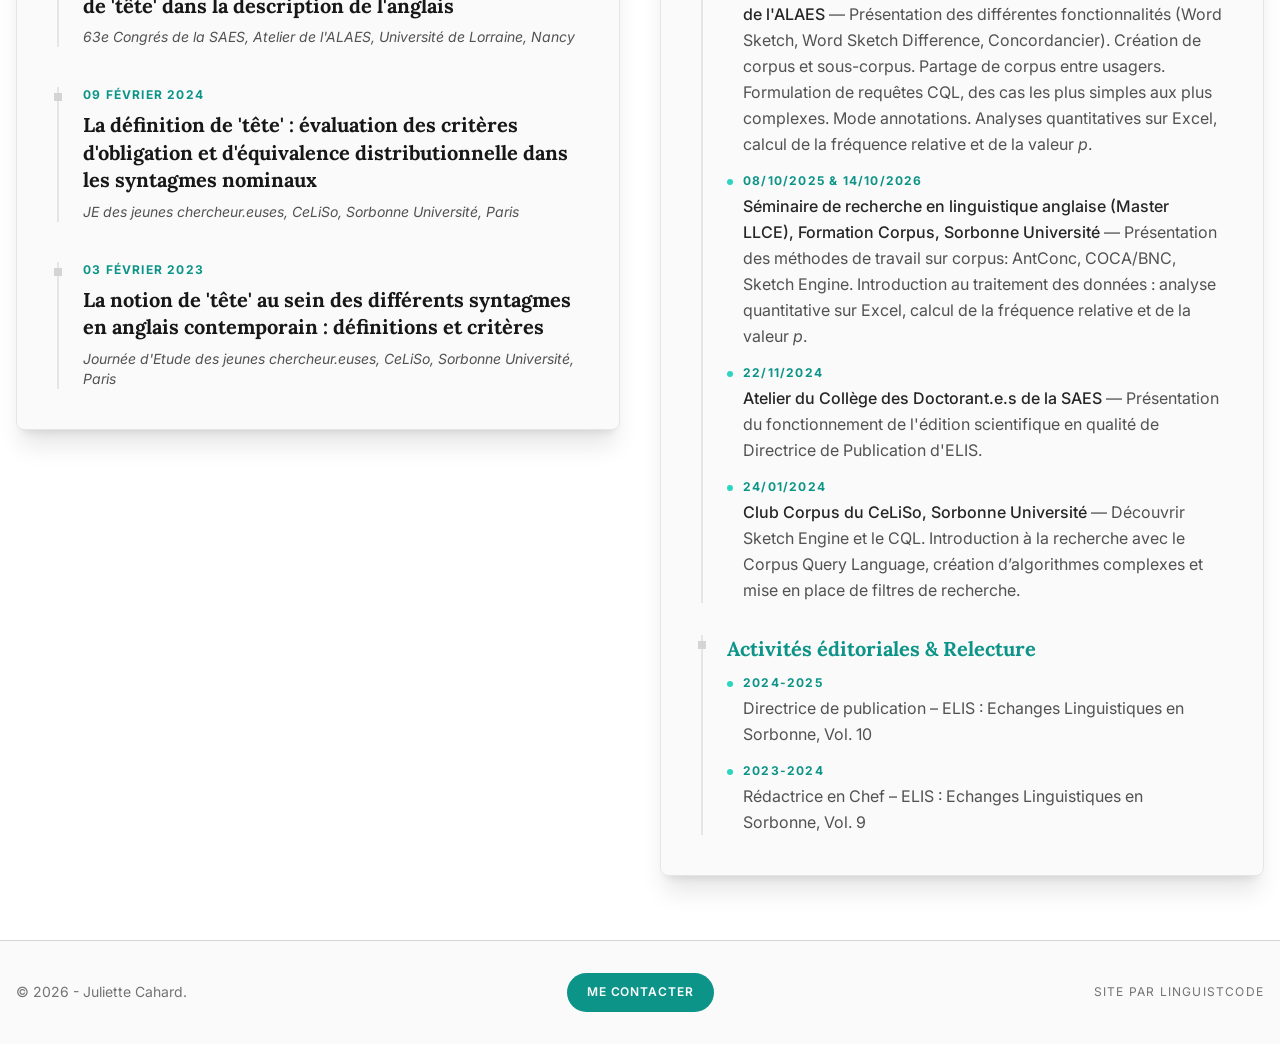
<file: recherche.html>
<!DOCTYPE html>
<html lang="fr">

<head>
    <meta charset="UTF-8">
    <meta name="viewport" content="width=device-width, initial-scale=1.0">
    <title>Recherche | Juliette Cahard</title>

    <link href="./style.css" rel="stylesheet">
    <link href="./enhance.css" rel="stylesheet">
    <link
        href="https://fonts.googleapis.com/css2?family=Inter:wght@300;400;500;600&family=Lora:ital,wght@0,400;0,500;0,600;0,700;1,400;1,600&display=swap"
        rel="stylesheet">
    <link rel="stylesheet"
        href="https://fonts.googleapis.com/css2?family=Material+Symbols+Outlined:opsz,wght,FILL,GRAD@20,400,0,0" />

    <style>
        body {
            font-family: 'Inter', sans-serif;
        }

        .font-academic {
            font-family: 'Lora', serif;
        }
    </style>
</head>

<body class="bg-patternbg bg-cover bg-center bg-fixed text-neutral-900 flex flex-col min-h-screen">

    <header class="bg-zinc-50 border-b border-neutral-300">
        <div class="max-w-7xl mx-auto px-4 py-5 flex justify-between items-center relative">
            <a href="index.html"
                class="text-2xl font-academic font-bold text-neutral-900 tracking-tight hover:text-teal-600 transition-colors">
                Juliette Cahard
            </a>
            <!-- Navigation Desktop -->
            <nav class="hidden md:flex space-x-8 font-medium text-sm tracking-wide">
                <a href="index.html" class="text-neutral-500 hover:text-neutral-900 transition-colors pb-1">Accueil</a>
                <a href="recherche.html" class="text-teal-600 border-b-2 border-teal-600 pb-1"
                    aria-current="page">Recherche</a>
                <a href="enseignement.html"
                    class="text-neutral-500 hover:text-neutral-900 transition-colors pb-1">Enseignement</a>
                <a href="Ressources.html" class="text-neutral-500 hover:text-neutral-900 transition-colors pb-1">
                    Ressources</a>
                <a href="wip.html" class="text-neutral-500 hover:text-neutral-900 transition-colors pb-1">CV</a>
            </nav>

            <!-- Bouton Hamburger (Bascule du menu mobile) -->
            <button id="menu-toggle" aria-expanded="false" aria-controls="mobile-menu" aria-label="Ouvrir le menu">
                <span class="menu-bar"></span>
                <span class="menu-bar"></span>
                <span class="menu-bar"></span>
            </button>

            <!-- Navigation Mobile -->
            <nav id="mobile-menu" class="mobile-menu" aria-label="Navigation mobile">
                <a href="index.html">Accueil</a>
                <a href="recherche.html" class="is-active" aria-current="page">Recherche</a>
                <a href="enseignement.html">Enseignement</a>
                <a href="Ressources.html">Ressources</a>
                <a href="wip.html">CV</a>
            </nav>
        </div>
    </header>

    <main class="flex-grow max-w-7xl mx-auto px-4 py-16 w-full flex flex-col gap-12">

        <div class="border-b border-neutral-300 pb-6 mb-4 reveal-up">
            <h1 class="text-5xl md:text-6xl text-teal-600 italic font-medium font-academic tracking-tight">
                Travaux de Recherche
            </h1>
        </div>

        <!-- SECTION SUPÉRIEURE (PROJET DE THÈSE & PUBLIC) -->
        <section class="grid grid-cols-1 lg:grid-cols-2 gap-10">
            <article
                class="panel reveal-up d-1 bg-zinc-50 p-10 border border-neutral-200 shadow-xl flex flex-col justify-center">
                <div class="flex items-center justify-between mb-8 border-b border-neutral-200 pb-4">
                    <h2 class="text-3xl font-academic font-bold text-neutral-900">Projet de Thèse</h2>
                    <span
                        class="border border-teal-600 text-teal-600 text-xs font-bold px-3 py-1 uppercase tracking-widest">En
                        cours</span>
                </div>
                <p class="text-neutral-600 leading-relaxed mb-6 text-lg">
                    Ma recherche se concentre sur la structure interne des syntagmes nominaux (SN) en anglais.
                    J'explore la notion de tête syntaxique en lien avec les interprétations sémantiques et le contexte
                    pragmatique.
                </p>
                <p class="text-neutral-600 leading-relaxed mb-8 text-lg">
                    L'objectif est de démontrer comment les hiérarchies internes au sein du syntagme influencent
                    directement la catégorisation des entités dans le discours, en m'appuyant sur des données de corpus
                    authentiques.
                </p>

                <div>
                    <button id="toggle-abstract" aria-expanded="false" aria-controls="abstract-section"
                        class="inline-flex items-center gap-3 bg-teal-600 text-white px-8 py-3 text-sm font-semibold uppercase tracking-wider hover:bg-teal-500 hover:text-zinc-600 transition-colors shadow-md cursor-pointer">
                        <span id="toggle-abstract-text">Lire le résumé complet</span>
                        <svg id="toggle-abstract-icon" class="w-4 h-4 transition-transform duration-300" fill="none"
                            stroke="currentColor" viewBox="0 0 24 24">
                            <path stroke-linecap="round" stroke-linejoin="round" stroke-width="2.5" d="M19 9l-7 7-7-7">
                            </path>
                        </svg>
                    </button>
                </div>
            </article>

            <article class="panel reveal-up d-1 bg-zinc-50 p-10 border border-neutral-200 shadow-xl flex flex-col">
                <div class="flex items-center justify-between mb-8 border-b border-neutral-200 pb-4">
                    <h2 class="text-3xl font-academic font-bold text-neutral-900">Publications</h2>

                </div>
                <div class="group relative pl-6 border-l-2 border-neutral-200 hover:border-teal-500 transition-colors">
                    <div
                        class="absolute left-[-5px] top-1.5 w-2 h-2 bg-neutral-300 group-hover:bg-teal-500 transition-colors">
                    </div>
                    <span class="text-m font-bold text-teal-600 uppercase tracking-widest mb-2 block">2024</span>
                    <h3 class="font-bold font-academic text-xl text-neutral-900 mb-2 leading-snug">The notion of
                        ‘head’ in the description of the English language: assessment of the
                        semantic and morphosyntactic locus criteria
                    </h3>
                    <p class="text-neutral-600 text-m italic">ELIS - Échanges Linguistiques en
                        Sorbonne, 9, 2024, pp 42-59, <a href="https://hal.science/hal-04588012v1">hal-04588012</a>
                    </p>
                </div>
            </article>
        </section>

        <!------------SECTION ABSTRACT TH7SE COMPLET------------>
        <section id="abstract-section" class="hidden panel bg-zinc-50 p-8 md:p-10 border border-neutral-200 shadow-xl">
            <div class="flex items-center justify-between mb-6 border-b border-neutral-200 pb-4">
                <h3 class="text-2xl font-academic font-bold text-neutral-900">Résumé de la thèse</h3>
                <span
                    class="text-xs font-bold text-teal-600 uppercase tracking-widest border border-teal-600 px-2.5 py-1">Abstract</span>
            </div>

            <!-- Résumé complet -->
            <div class="text-neutral-600 leading-relaxed text-base space-y-4 mb-8">
                <p>
                    Je m'intéresse aux hiérarchies dans la langue, qu'elles opèrent aux niveaux syntaxique, sémantique
                    ou encore énonciatif. Dans ma thèse, je me pencherai plus particulièrement sur la notion de « tête »
                    dans la description des SN de l'anglais, la « tête » étant le plus souvent définie comme le
                    constituant qui caractérise ou domine l'ensemble. Le point de départ de cette recherche est la
                    perception d'un flottement autour de cette notion de « tête ». Il n'y a pas de consensus sur ce
                    qu'est une tête, ni, par conséquent, sur l'identification de la tête dans un syntagme. Même à
                    l'intérieur d'un cadre théorique, au moins dans certains cas, l'identification de la tête d'un
                    syntagme peut poser problème.
                </p>
                <p>
                    Une première difficulté est que, selon les syntagmes, la tête semble être tantôt un élément lexical,
                    tantôt un élément grammatical. Ainsi, dans les syntagmes adjectivaux (ex : <em>very quick</em>) on
                    considère que l'adjectif <em>quick</em> est tête. Cette description fait de la tête un élément
                    lexical. Dans les SP en revanche (ex : <em>on the table</em>), on considère traditionnellement que
                    la tête est la préposition — or il s'agit cette fois d'un élément grammatical. Il n'y a donc pas
                    d'uniformité sur la nature de la tête dans la description de la hiérarchie des différents syntagmes.
                </p>
                <p>
                    Une deuxième difficulté réside dans le fait que, pour certains syntagmes, différentes théories
                    identifient différentes têtes. Un constituant tel que <em>the book</em> peut alors être décrit soit
                    comme un syntagme nominal (<strong>Bloomfield 1933</strong>, <strong>Payne 2002</strong>) dont la
                    tête est un nom, soit comme un syntagme déterminatif (<strong>Abney 1987</strong>) dont la tête
                    serait un déterminant. On rencontre une difficulté similaire du côté des SV (dont l'étendue est par
                    ailleurs sujette à désaccords), pour lesquels la tête peut être le verbe lexical, l'auxiliaire ou
                    encore la conjugaison — on parle alors de IP (<strong>Chomsky : 1986</strong>) que <strong>Pollock
                        (1998)</strong> traduit par « syntagme inflexionnel ».
                </p>
                <p>
                    Une troisième difficulté est que, même lorsqu'il est admis que la tête est, par exemple, sémantique,
                    il reste de nombreux cas où son identification pose problème. La question se pose par exemple dans
                    les constructions internominales telles que <em>a slice of bread</em> / <em>a lot of bread</em> ou
                    dans les « appositions courtes » telles que <em>Planet Earth</em> ou encore dans des syntagmes tels
                    que <em>the rich</em>.
                </p>
                <p>
                    De façon surprenante, étant donné la liste de difficultés, et l'importance des hiérarchies dans la
                    langue (comment pourrions-nous communiquer et traiter l'information si elle n'était pas hiérarchisée
                    ?), les travaux abordant la question de la tête sont peu nombreux, et ne permettent pas d'aboutir à
                    un consensus quant aux critères qui font qu'un élément est tête. Mon objectif sera donc de clarifier
                    la notion de tête ; de rechercher pour les SN et les SV, les candidats potentiels au statut de tête,
                    et d'examiner sur quel(s) critère(s) on peut affirmer qu'un élément est tête. Ceci devrait me donner
                    des éléments pour ensuite affiner la description de la hiérarchie des syntagmes étudiés.
                </p>
                <p>
                    Il ne s'agira pas nécessairement d'identifier une « bonne réponse », mais peut-être aussi
                    d'envisager les différentes possibilités comme révélatrices de différentes logiques, simultanées ou
                    non, éventuellement concurrentes, à l'œuvre dans la langue. En effet, je n'exclus pas la possibilité
                    que plusieurs hiérarchies pourraient être à l'œuvre dans un syntagme, et qu'on ait tendance à en
                    identifier une, au détriment des autres, selon qu'on adopte un point de vue syntaxique, sémantique,
                    ou énonciatif. Ceci pourrait constituer l'apport de mon travail à la littérature existante.
                </p>
                <p>
                    Au final, mes recherches devraient permettre de produire une description plus fine des syntagmes du
                    point de vue de leur(s) hiérarchie(s). De façon plus générale, elles permettent d'aborder la
                    question de la mise en forme du sens : dans toute production discursive on peut identifier des
                    blocs, qui ont une délimitation externe, mais aussi une organisation interne (une, ou plusieurs
                    hiérarchie(s)).
                </p>
            </div>

            <!-- Mots-clés + Bouton Fermer sur la droite -->
            <div class="pt-4 border-t border-neutral-200 flex flex-col md:flex-row md:items-end justify-between gap-4">
                <div>
                    <span class="text-xs font-bold text-neutral-500 uppercase tracking-wider block mb-3">Mots-clés
                        :</span>
                    <div class="flex flex-wrap gap-2">
                        <span
                            class="bg-neutral-200/60 text-neutral-700 border border-neutral-300 text-xs font-medium px-2.5 py-1 rounded-sm">Syntaxe</span>
                        <span
                            class="bg-neutral-200/60 text-neutral-700 border border-neutral-300 text-xs font-medium px-2.5 py-1 rounded-sm">Syntagme
                            Nominal</span>
                        <span
                            class="bg-neutral-200/60 text-neutral-700 border border-neutral-300 text-xs font-medium px-2.5 py-1 rounded-sm">Tête
                            Syntaxique/sémantique/Pragmatique</span>
                        <span
                            class="bg-neutral-200/60 text-neutral-700 border border-neutral-300 text-xs font-medium px-2.5 py-1 rounded-sm">Sémantique</span>
                        <span
                            class="bg-neutral-200/60 text-neutral-700 border border-neutral-300 text-xs font-medium px-2.5 py-1 rounded-sm">Pragmatique</span>

                    </div>
                </div>

                <!-- Bouton de fermeture fin et discret -->
                <button id="close-abstract-btn"
                    class="inline-flex items-center gap-1.5 text-xs text-neutral-500 hover:text-neutral-900 font-medium tracking-wide transition-colors py-1.5 px-3 border border-neutral-300 hover:border-neutral-400 bg-white rounded-sm cursor-pointer whitespace-nowrap self-start md:self-auto">
                    <span class="material-symbols-outlined" style="font-size: 14px; line-height: 1;">close</span>
                    Fermer le résumé
                </button>
            </div>
        </section>

        <!-- SECTION CORPUS & MÉTHODOLOGIE -->
        <!-- <section class="panel reveal-scroll bg-zinc-700 text-white border border-zinc-700 p-10 shadow-xl">
            <h2
                class="text-3xl font-academic font-bold mb-8 border-b border-neutral-600 pb-4 flex items-center justify-between text-teal-400">
                Corpus & Méthodologie
                <span class="w-2 h-2 bg-white rounded-none inline-block"></span>
            </h2>
            <div class="grid grid-cols-1 md:grid-cols-2 gap-10">
                <div>
                    <h3 class="text-xl font-bold text-white mb-3">Extraction de données</h3>
                    <p class="text-neutral-300 leading-relaxed text-sm">
                        L'ensemble de mes analyses théoriques est systématiquement confronté à la réalité de l'usage.
                        J'utilise des bases de données comme les corpus <strong>enTenTen21</strong> et <strong>English
                            Trends 2014-today</strong> via <em>SketchEngine</em> pour extraire des occurrences
                        authentiques via des requêtes CQL.
                    </p>
                </div>
                <div>
                    <h3 class="text-xl font-bold text-white mb-3">Traitement sémantique</h3>
                    <p class="text-neutral-300 leading-relaxed text-sm">
                        Les données extraites sont ensuite annotées et soumises à des tests de manipulation syntaxique
                        et de jugement d'acceptabilité auprès de locuteurs natifs, afin de valider les hypothèses
                        pragmatiques et sémantiques.
                    </p>
                </div>
            </div>
        </section>-->

        <!-- SECTION COMMUNICATIONS ET ANIMATIONS -->
        <section class="grid grid-cols-1 lg:grid-cols-2 gap-10 items-start">

            <!--COMMUNICATION SUBSECTION-->
            <article class="panel reveal-scroll bg-zinc-50 p-10 border border-neutral-200 shadow-xl">
                <h2 class="text-3xl font-academic font-bold text-neutral-900 mb-10 flex items-center gap-4">
                    Communications
                    <span class="w-16 h-[2px] bg-teal-600 inline-block"></span>
                </h2>
                <div class="space-y-10">
                    <!--Communication 7 -->
                    <div
                        class="group relative pl-6 border-l-2 border-neutral-200 hover:border-teal-500 transition-colors">
                        <div
                            class="absolute left-[-5px] top-1.5 w-2 h-2 bg-neutral-300 group-hover:bg-teal-500 transition-colors">
                        </div>
                        <span class="text-xs font-bold text-teal-600 uppercase tracking-widest mb-2 block">11 décembre
                            2026</span>
                        <h3 class="font-bold font-academic text-xl text-neutral-900 mb-2 leading-snug">From Expressive
                            Statement to Exclamation: The Hybrid Pragmatics of the be the shit Construction</h3>
                        <p class="text-neutral-600 text-sm italic">Colloque <i>Exclamation: Form(s) and Function(s)</i>,
                            Sorbonne Université, Paris
                        </p>
                    </div>

                    <!--Communication 6 -->
                    <div
                        class="group relative pl-6 border-l-2 border-neutral-200 hover:border-teal-500 transition-colors">
                        <div
                            class="absolute left-[-5px] top-1.5 w-2 h-2 bg-neutral-300 group-hover:bg-teal-500 transition-colors">
                        </div>
                        <span class="text-xs font-bold text-teal-600 uppercase tracking-widest mb-2 block">04 juin
                            2026</span>
                        <h3 class="font-bold font-academic text-xl text-neutral-900 mb-2 leading-snug">Hiérarchies au
                            sein du SN : hypothèse d'une tête pragmatique</h3>
                        <p class="text-neutral-600 text-sm italic">65e Congrés de la SAES, Atelier de l'ALAES,
                            Université de Poitiers.
                        </p>
                    </div>
                    <!--Communication 5 -->
                    <div
                        class="group relative pl-6 border-l-2 border-neutral-200 hover:border-teal-500 transition-colors">
                        <div
                            class="absolute left-[-5px] top-1.5 w-2 h-2 bg-neutral-300 group-hover:bg-teal-500 transition-colors">
                        </div>
                        <span class="text-xs font-bold text-teal-600 uppercase tracking-widest mb-2 block">04 septembre
                            2025</span>
                        <h3 class="font-bold font-academic text-xl text-neutral-900 mb-2 leading-snug">The notion of
                            head within noun phrases: criteria or symptoms?</h3>
                        <p class="text-neutral-600 text-sm italic">ESSE Doctoral Symposium 2025, Université de Malte, La
                            Valette, Malte.</p>
                    </div>
                    <!--Communication 4 -->
                    <div
                        class="group relative pl-6 border-l-2 border-neutral-200 hover:border-teal-500 transition-colors">
                        <div
                            class="absolute left-[-5px] top-1.5 w-2 h-2 bg-neutral-300 group-hover:bg-teal-500 transition-colors">
                        </div>
                        <span class="text-xs font-bold text-teal-600 uppercase tracking-widest mb-2 block">08 Juin
                            2025</span>
                        <h3 class="font-bold font-academic text-xl text-neutral-900 mb-2 leading-snug">La notion de
                            'tête syntaxique' dans les cas de coordination nominale en AND</h3>
                        <p class="text-neutral-600 text-sm italic">64e Congrés de la SAES, Atelier de l'ALAES,
                            Université de Toulouse</p>
                    </div>
                    <!-- Communication 3 -->
                    <div
                        class="group relative pl-6 border-l-2 border-neutral-200 hover:border-teal-500 transition-colors">
                        <div
                            class="absolute left-[-5px] top-1.5 w-2 h-2 bg-neutral-300 group-hover:bg-teal-500 transition-colors">
                        </div>
                        <span class="text-xs font-bold text-teal-600 uppercase tracking-widest mb-2 block">31 mai
                            2024</span>
                        <h3 class="font-bold font-academic text-xl text-neutral-900 mb-2 leading-snug">Déterminer la
                            pertinence des critères de la notion de 'tête' dans la description de l'anglais</h3>
                        <p class="text-neutral-600 text-sm italic">63e Congrés de la SAES, Atelier de l'ALAES,
                            Université de Lorraine, Nancy</p>
                    </div>
                    <!--Communication 2 -->
                    <div
                        class="group relative pl-6 border-l-2 border-neutral-200 hover:border-teal-500 transition-colors">
                        <div
                            class="absolute left-[-5px] top-1.5 w-2 h-2 bg-neutral-300 group-hover:bg-teal-500 transition-colors">
                        </div>
                        <span class="text-xs font-bold text-teal-600 uppercase tracking-widest mb-2 block">09 février
                            2024</span>
                        <h3 class="font-bold font-academic text-xl text-neutral-900 mb-2 leading-snug">La définition de
                            'tête' : évaluation des critères d'obligation et d'équivalence distributionnelle dans les
                            syntagmes nominaux</h3>
                        <p class="text-neutral-600 text-sm italic">JE des jeunes chercheur.euses, CeLiSo,
                            Sorbonne Université, Paris</p>
                    </div>
                    <!-- Communication 1 -->
                    <div
                        class="group relative pl-6 border-l-2 border-neutral-200 hover:border-teal-500 transition-colors">
                        <div
                            class="absolute left-[-5px] top-1.5 w-2 h-2 bg-neutral-300 group-hover:bg-teal-500 transition-colors">
                        </div>
                        <span class="text-xs font-bold text-teal-600 uppercase tracking-widest mb-2 block">03 février
                            2023</span>
                        <h3 class="font-bold font-academic text-xl text-neutral-900 mb-2 leading-snug">La notion de
                            'tête' au sein des différents syntagmes en anglais contemporain : définitions et critères
                        </h3>
                        <p class="text-neutral-600 text-sm italic">Journée d'Etude des jeunes chercheur.euses, CeLiSo,
                            Sorbonne Université, Paris</p>
                    </div>
                </div>
            </article>

            <div class="flex flex-col gap-8">


                <!-- SUBSECTION ANIMATIONS DE LA RECHERCHE -->
                <article class="panel reveal-scroll bg-zinc-50 p-10 border border-neutral-200 shadow-xl">
                    <h2 class="text-3xl font-academic font-bold text-neutral-900 mb-10 flex items-center gap-4">
                        Animation de la recherche
                        <span class="w-16 h-[2px] bg-teal-600 inline-block"></span>
                    </h2>

                    <div class="space-y-8">

                        <!-- ITEM 1 : Organisation de Journées d'Études (avec occurrences datées) -->
                        <div
                            class="group relative pl-6 border-l-2 border-neutral-200 hover:border-teal-500 transition-colors">
                            <div
                                class="absolute left-[-5px] top-1.5 w-2 h-2 bg-neutral-300 group-hover:bg-teal-500 transition-colors">
                            </div>
                            <h3 class="font-bold font-academic text-xl text-teal-600 leading-snug mb-3">Journées
                                d'Études</h3>

                            <ul class="space-y-4 text-base text-neutral-600">
                                <li class="flex gap-2.5">
                                    <span class="mt-1.5 w-1.5 h-1.5 rounded-full bg-teal-500 flex-shrink-0"></span>
                                    <div>
                                        <span
                                            class="text-xs font-bold text-teal-600 uppercase tracking-widest mb-1 block">10/04/2026</span>
                                        <span class="leading-relaxed"><strong
                                                class="text-neutral-800 font-medium">Journée d'Etude
                                                « Aux frontières de la catégorisation linguistique »; Keynote: Geoffrey
                                                K. Pullum</strong> — création du projet, rédaction AAC, gestion du
                                            comité
                                            d’organisation et du comité scientifique, contact G. Pullum, demande de
                                            financement
                                            ALAES, réservation d’hébergement et de transport, gestion traiteur et
                                            restaurant, réalisation
                                            du programme, création de livrets et d’affiches, modération. <span
                                                class="text-neutral-500 text-sm">(Sorbonne
                                                Université)</span></span>
                                    </div>
                                </li>
                                <li class="flex gap-2.5">
                                    <span class="mt-1.5 w-1.5 h-1.5 rounded-full bg-teal-400 flex-shrink-0"></span>
                                    <div>
                                        <span
                                            class="text-xs font-bold text-teal-600 uppercase tracking-widest mb-1 block">07/02/2024</span>
                                        <span class="leading-relaxed"><strong
                                                class="text-neutral-800 font-medium">Journée d'Etude des jeunes
                                                chercheur.euses du CeLiSo</strong> — Direction du projet,
                                            modération.<span class="text-neutral-500 text-sm">(Sorbonne
                                                Université)</span></span>
                                    </div>
                                </li>
                                <li class="flex gap-2.5">
                                    <span class="mt-1.5 w-1.5 h-1.5 rounded-full bg-teal-400 flex-shrink-0"></span>
                                    <div>
                                        <span
                                            class="text-xs font-bold text-teal-600 uppercase tracking-widest mb-1 block">10/06/2024</span>
                                        <span class="leading-relaxed"><strong
                                                class="text-neutral-800 font-medium">Journée d'Etude "Les émotions
                                                négatives dans la langue : entre exprimer une émotion
                                                négative et émouvoir "</strong> — Participation à l'organisation.<span
                                                class="text-neutral-500 text-sm">(Sorbonne
                                                Université)</span></span>
                                    </div>
                                </li>
                                <li class="flex gap-2.5">
                                    <span class="mt-1.5 w-1.5 h-1.5 rounded-full bg-teal-400 flex-shrink-0"></span>
                                    <div>
                                        <span
                                            class="text-xs font-bold text-teal-600 uppercase tracking-widest mb-1 block">09-10/02/2024</span>
                                        <span class="leading-relaxed"><strong
                                                class="text-neutral-800 font-medium">Journée d'Etude des jeunes
                                                chercheur.euses du CeLiSo</strong> — Participation à l'organisation,
                                            modération. <span class="text-neutral-500 text-sm">(Sorbonne
                                                Université)</span></span>
                                    </div>
                                </li>
                            </ul>
                        </div>

                        <!-- ITEM 2 : Ateliers de formation & Séminaires -->
                        <div
                            class="group relative pl-6 border-l-2 border-neutral-200 hover:border-teal-500 transition-colors">
                            <div
                                class="absolute left-[-5px] top-1.5 w-2 h-2 bg-neutral-300 group-hover:bg-teal-500 transition-colors">
                            </div>
                            <h3 class="font-bold font-academic text-xl text-teal-600 leading-snug mb-3">Ateliers
                                méthodologiques et Interventions</h3>

                            <ul class="space-y-4 text-base text-neutral-600">
                                <li class="flex gap-2.5">
                                    <span class="mt-1.5 w-1.5 h-1.5 rounded-full bg-teal-400 flex-shrink-0"></span>
                                    <div>
                                        <span
                                            class="text-xs font-bold text-teal-600 uppercase tracking-widest mb-1 block">06/11/2026</span>
                                        <span class="leading-relaxed"><strong
                                                class="text-neutral-800 font-medium">Atelier de formation sur Sketch
                                                Engine, auprès des membres de l'ALAES </strong> — Présentation des
                                            différentes fonctionnalités (Word Sketch, Word Sketch Difference,
                                            Concordancier). Création de corpus et sous-corpus. Partage de corpus entre
                                            usagers. Formulation de requêtes CQL, des cas les plus simples aux plus
                                            complexes. Mode annotations. Analyses quantitatives sur Excel, calcul de la
                                            fréquence relative et de la valeur <i>p</i>.</span>
                                    </div>
                                </li>
                                <li class="flex gap-2.5">
                                    <span class="mt-1.5 w-1.5 h-1.5 rounded-full bg-teal-400 flex-shrink-0"></span>
                                    <div>
                                        <span
                                            class="text-xs font-bold text-teal-600 uppercase tracking-widest mb-1 block">08/10/2025
                                            & 14/10/2026</span>
                                        <span class="leading-relaxed"><strong
                                                class="text-neutral-800 font-medium">Séminaire de recherche en
                                                linguistique anglaise (Master LLCE), Formation
                                                Corpus, Sorbonne Université</strong> — Présentation des méthodes de
                                            travail sur corpus:
                                            AntConc, COCA/BNC, Sketch Engine. Introduction au traitement des données :
                                            analyse quantitative sur Excel, calcul de la fréquence relative et
                                            de la valeur <i>p</i>.</span>
                                    </div>
                                </li>
                                <li class="flex gap-2.5">
                                    <span class="mt-1.5 w-1.5 h-1.5 rounded-full bg-teal-400 flex-shrink-0"></span>
                                    <div>
                                        <span
                                            class="text-xs font-bold text-teal-600 uppercase tracking-widest mb-1 block">22/11/2024</span>
                                        <span class="leading-relaxed"><strong
                                                class="text-neutral-800 font-medium">Atelier du Collège des
                                                Doctorant.e.s de la SAES</strong> —
                                            Présentation du fonctionnement de l'édition scientifique en qualité de
                                            Directrice de Publication d'ELIS.</span>
                                    </div>
                                </li>
                                <li class="flex gap-2.5">
                                    <span class="mt-1.5 w-1.5 h-1.5 rounded-full bg-teal-400 flex-shrink-0"></span>
                                    <div>
                                        <span
                                            class="text-xs font-bold text-teal-600 uppercase tracking-widest mb-1 block">24/01/2024</span>
                                        <span class="leading-relaxed"><strong class="text-neutral-800 font-medium">Club
                                                Corpus du CeLiSo, Sorbonne Université</strong> —
                                            Découvrir Sketch Engine et le CQL. Introduction à la recherche avec le
                                            Corpus Query Language, création
                                            d’algorithmes
                                            complexes et mise en place de filtres de recherche.</span>
                                    </div>
                                </li>
                            </ul>
                        </div>

                        <!-- ITEM 3 : Comité éditorial  -->
                        <div
                            class="group relative pl-6 border-l-2 border-neutral-200 hover:border-teal-500 transition-colors">
                            <div
                                class="absolute left-[-5px] top-1.5 w-2 h-2 bg-neutral-300 group-hover:bg-teal-500 transition-colors">
                            </div>
                            <h3 class="font-bold font-academic text-xl text-teal-600 leading-snug mb-3">Activités
                                éditoriales & Relecture</h3>

                            <ul class="space-y-4 text-base text-neutral-600">
                                <li class="flex gap-2.5">
                                    <span class="mt-1.5 w-1.5 h-1.5 rounded-full bg-teal-400 flex-shrink-0"></span>
                                    <div>
                                        <span
                                            class="text-xs font-bold text-teal-600 uppercase tracking-widest mb-1 block">2024-2025</span>
                                        <span class="leading-relaxed">Directrice de publication – ELIS : Echanges
                                            Linguistiques en Sorbonne, Vol.
                                            10</span>
                                    </div>
                                </li>
                                <li class="flex gap-2.5">
                                    <span class="mt-1.5 w-1.5 h-1.5 rounded-full bg-teal-400 flex-shrink-0"></span>
                                    <div>
                                        <span
                                            class="text-xs font-bold text-teal-600 uppercase tracking-widest mb-1 block">2023-2024</span>
                                        <span class="leading-relaxed">Rédactrice en Chef – ELIS : Echanges Linguistiques
                                            en Sorbonne, Vol. 9</span>
                                    </div>
                                </li>
                            </ul>
                        </div>

                    </div>
                </article>
            </div>
        </section>

    </main>

    <footer class="bg-zinc-50 border-t border-neutral-300 py-8 mt-auto">
        <div
            class="max-w-7xl mx-auto px-4 flex flex-col md:flex-row justify-between items-center gap-4 text-sm text-neutral-500">
            <p>&copy; 2026 - Juliette Cahard.</p>
            <a href="mailto:julietteccahard@gmail.com" class="contact-btn">Me contacter</a>
            <p class="uppercase tracking-widest text-xs">Site par LinguistCode</p>
        </div>
    </footer>

    <script>
        const header = document.querySelector('header');
        const onScroll = () => header.classList.toggle('is-scrolled', window.scrollY > 8);
        onScroll();
        window.addEventListener('scroll', onScroll, { passive: true });

        const menuToggle = document.getElementById('menu-toggle');
        const mobileMenu = document.getElementById('mobile-menu');
        const closeMenu = () => {
            menuToggle.setAttribute('aria-expanded', 'false');
            mobileMenu.classList.remove('is-open');
        };
        menuToggle.addEventListener('click', () => {
            const isOpen = menuToggle.getAttribute('aria-expanded') === 'true';
            menuToggle.setAttribute('aria-expanded', String(!isOpen));
            mobileMenu.classList.toggle('is-open', !isOpen);
        });
        mobileMenu.querySelectorAll('a').forEach(a => a.addEventListener('click', closeMenu));
        document.addEventListener('keydown', e => { if (e.key === 'Escape') closeMenu(); });
        window.addEventListener('resize', () => { if (window.innerWidth >= 768) closeMenu(); });

        const io = new IntersectionObserver((entries) => {
            entries.forEach(entry => {
                if (entry.isIntersecting) {
                    entry.target.classList.add('is-visible');
                    io.unobserve(entry.target);
                }
            });
        }, { threshold: 0.15 });
        document.querySelectorAll('.reveal-scroll').forEach(el => io.observe(el));

        // Toggle & Close thesis abstract section
        const toggleBtn = document.getElementById('toggle-abstract');
        const closeBtn = document.getElementById('close-abstract-btn');
        const abstractSec = document.getElementById('abstract-section');
        const toggleText = document.getElementById('toggle-abstract-text');
        const toggleIcon = document.getElementById('toggle-abstract-icon');

        const hideAbstract = () => {
            toggleBtn.setAttribute('aria-expanded', 'false');
            abstractSec.classList.add('hidden');
            toggleText.textContent = 'Lire le résumé complet';
            toggleIcon.style.transform = 'rotate(0deg)';
        };

        if (toggleBtn && abstractSec) {
            toggleBtn.addEventListener('click', () => {
                const isExpanded = toggleBtn.getAttribute('aria-expanded') === 'true';
                if (isExpanded) {
                    hideAbstract();
                } else {
                    toggleBtn.setAttribute('aria-expanded', 'true');
                    abstractSec.classList.remove('hidden');
                    toggleText.textContent = 'Masquer le résumé';
                    toggleIcon.style.transform = 'rotate(180deg)';
                    abstractSec.scrollIntoView({ behavior: 'smooth', block: 'nearest' });
                }
            });
        }

        if (closeBtn) {
            closeBtn.addEventListener('click', () => {
                hideAbstract();
                toggleBtn.scrollIntoView({ behavior: 'smooth', block: 'center' });
            });
        }
    </script>
</body>

</html>
</file>
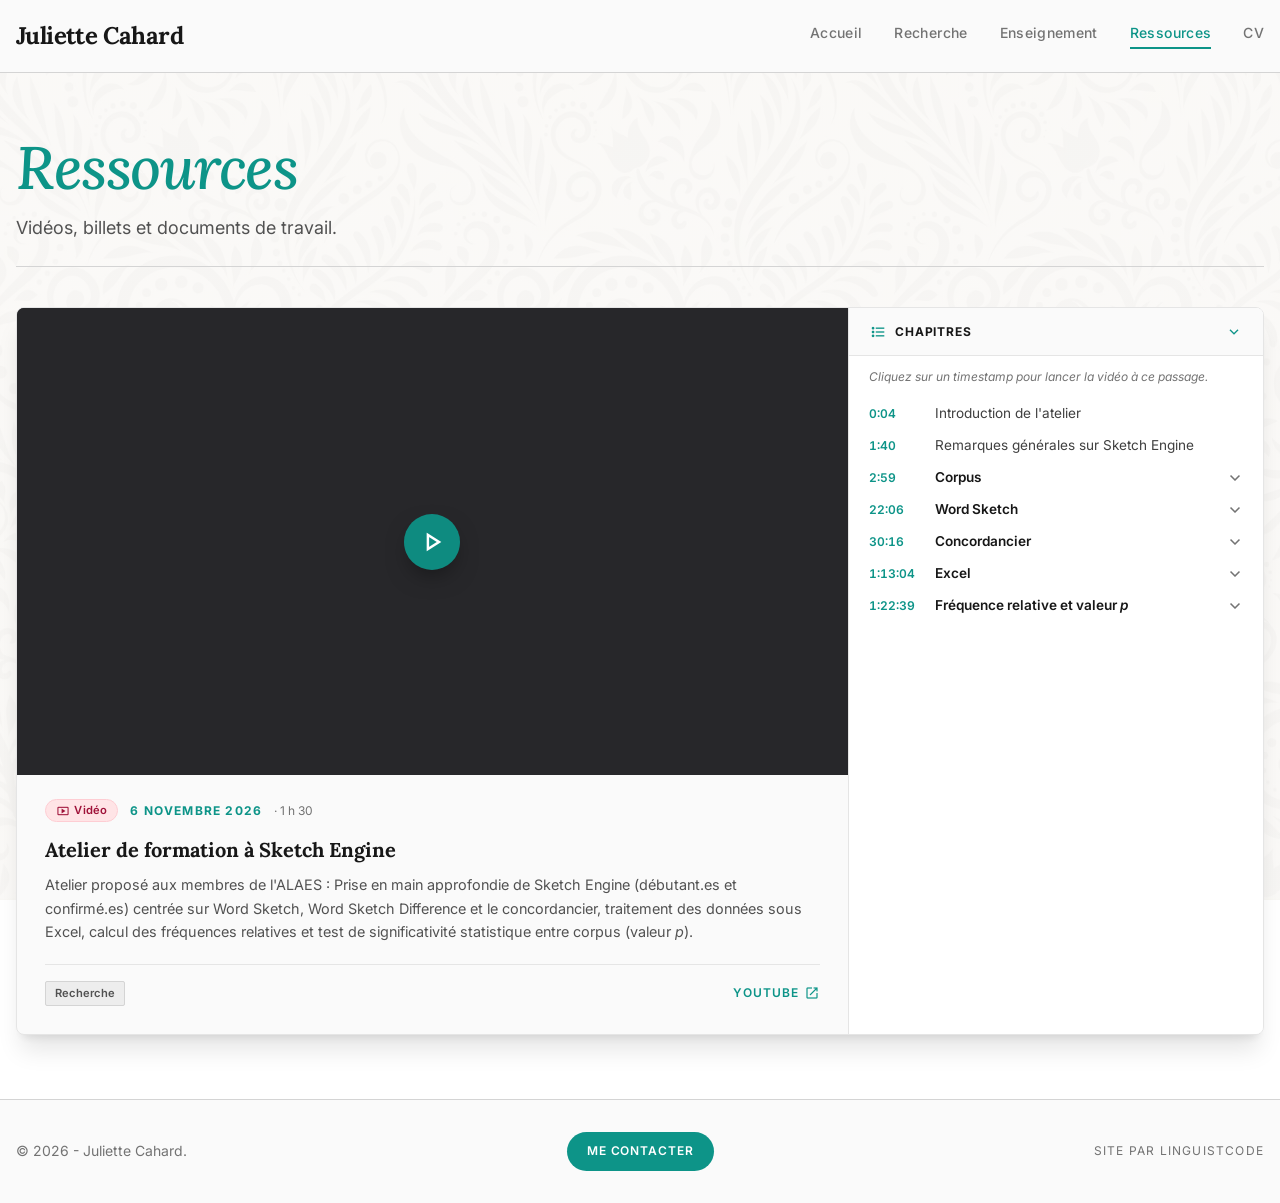
<file: Ressources.html>
<!DOCTYPE html>
<html lang="fr">

<head>
    <meta charset="UTF-8">
    <meta name="viewport" content="width=device-width, initial-scale=1.0">
    <title>Ressources | Juliette Cahard</title>

    <link href="./style.css" rel="stylesheet">
    <link href="./enhance.css" rel="stylesheet">
    <link
        href="https://fonts.googleapis.com/css2?family=Inter:wght@300;400;500;600&family=Lora:ital,wght@0,400;0,500;0,600;0,700;1,400;1,600&display=swap"
        rel="stylesheet">
    <link rel="stylesheet"
        href="https://fonts.googleapis.com/css2?family=Material+Symbols+Outlined:opsz,wght,FILL,GRAD@20,400,0,0" />

    <style>
        body {
            font-family: 'Inter', sans-serif;
        }

        .font-academic {
            font-family: 'Lora', serif;
        }
    </style>
</head>

<body class="bg-patternbg bg-cover bg-center bg-fixed text-neutral-900 flex flex-col min-h-screen">

    <header class="bg-zinc-50 border-b border-neutral-300">
        <div class="max-w-7xl mx-auto px-4 py-5 flex justify-between items-center relative">
            <a href="index.html"
                class="text-2xl font-academic font-bold text-neutral-900 tracking-tight hover:text-teal-600 transition-colors">
                Juliette Cahard
            </a>
            <nav class="hidden md:flex space-x-8 font-medium text-sm tracking-wide">
                <a href="index.html" class="text-neutral-500 hover:text-neutral-900 transition-colors pb-1">Accueil</a>
                <a href="recherche.html"
                    class="text-neutral-500 hover:text-neutral-900 transition-colors pb-1">Recherche</a>
                <a href="enseignement.html"
                    class="text-neutral-500 hover:text-neutral-900 transition-colors pb-1">Enseignement</a>
                <a href="ressources.html" class="text-teal-600 border-b-2 border-teal-600 pb-1"
                    aria-current="page">Ressources</a>
                <a href="cv.html" class="text-neutral-500 hover:text-neutral-900 transition-colors pb-1">CV</a>
            </nav>

            <button id="menu-toggle" aria-expanded="false" aria-controls="mobile-menu" aria-label="Ouvrir le menu">
                <span class="menu-bar"></span>
                <span class="menu-bar"></span>
                <span class="menu-bar"></span>
            </button>

            <nav id="mobile-menu" class="mobile-menu" aria-label="Navigation mobile">
                <a href="index.html">Accueil</a>
                <a href="recherche.html">Recherche</a>
                <a href="enseignement.html">Enseignement</a>
                <a href="ressources.html" class="is-active" aria-current="page">Ressources</a>
                <a href="cv.html">CV</a>
            </nav>
        </div>
    </header>

    <main class="flex-grow max-w-7xl mx-auto px-4 py-16 w-full flex flex-col gap-10">

        <div class="border-b border-neutral-300 pb-6 reveal-up">
            <h1 class="text-5xl md:text-6xl text-teal-600 italic font-medium font-academic tracking-tight">
                Ressources
            </h1>
            <p class="text-neutral-600 text-lg leading-relaxed mt-4 max-w-2xl">
                Vidéos, billets et documents de travail.
            </p>
        </div>

        <!-- BARRE DE FILTRES -->
        <div class="res-filters reveal-up d-1">
            <div class="res-filter-group" role="group" aria-label="Filtrer par type">
                <span class="res-filter-label" aria-hidden="true">Type</span>
                <button type="button" class="res-chip" data-filter="type" data-value="all"
                    aria-pressed="true">Tout</button>
                <button type="button" class="res-chip" data-filter="type" data-value="video" aria-pressed="false">
                    <span class="material-symbols-outlined" aria-hidden="true">smart_display</span>Vidéos</button>
                <button type="button" class="res-chip" data-filter="type" data-value="billet" aria-pressed="false">
                    <span class="material-symbols-outlined" aria-hidden="true">edit_note</span>Billets</button>
                <button type="button" class="res-chip" data-filter="type" data-value="document" aria-pressed="false">
                    <span class="material-symbols-outlined" aria-hidden="true">description</span>Documents</button>
            </div>
            <div class="res-filter-group" role="group" aria-label="Filtrer par public">
                <span class="res-filter-label" aria-hidden="true">Public</span>
                <button type="button" class="res-chip" data-filter="public" data-value="all"
                    aria-pressed="true">Tous</button>
                <button type="button" class="res-chip" data-filter="public" data-value="etudiants"
                    aria-pressed="false">Étudiant·es</button>
                <button type="button" class="res-chip" data-filter="public" data-value="recherche"
                    aria-pressed="false">Recherche</button>
            </div>
            <p class="res-count" id="res-count" aria-live="polite"></p>
        </div>

        <!-- FLUX DE RESSOURCES
             L'ordre dans le HTML n'a pas d'importance : le script trie par data-date (AAAA-MM-JJ), du plus récent au plus ancien.
             data-type     : video | billet | document
             data-audience : etudiants | recherche | "etudiants recherche"
        -->
        <section class="res-grid reveal-up d-2" id="res-grid" aria-label="Ressources">

            <!-- ===== VIDÉO À LA UNE, AVEC CHAPITRES =====
                 Identifiant YouTube : t5U2tQBh_Ec (3 occurrences).
                 Les chapitres : data-t = départ en secondes. -->
            <article class="res-card res-feature panel bg-zinc-50 border border-neutral-200 shadow-xl" data-type="video"
                data-audience="etudiants recherche" data-date="2026-11-06">
                <div class="res-feature-grid">
                    <div class="res-feature-main">
                        <div class="res-media">
                            <button type="button" class="res-video" data-provider="youtube" data-id="t5U2tQBh_Ec"
                                data-title="Atelier Sketch Engine" aria-label="Lire la vidéo : Atelier Sketch Engine">
                                <img src="https://i.ytimg.com/vi/t5U2tQBh_Ec/hqdefault.jpg" alt="" loading="lazy"
                                    onerror="this.remove()">
                                <span class="res-play" aria-hidden="true"><span
                                        class="material-symbols-outlined">play_arrow</span></span>
                            </button>
                        </div>
                        <div class="res-body">
                            <div class="res-meta">
                                <span class="res-type res-type-video"><span class="material-symbols-outlined"
                                        aria-hidden="true">smart_display</span>Vidéo</span>
                                <time datetime="2026-11-06">6 novembre 2026</time>
                                <span>· 1 h 30</span>
                            </div>
                            <h2 class="res-title font-academic">Atelier de formation à Sketch Engine</h2>
                            <p class="res-excerpt">Atelier proposé aux membres de l'ALAES : Prise en main approfondie de
                                Sketch Engine (débutant.es et confirmé.es) centrée sur Word Sketch, Word Sketch
                                Difference et le concordancier, traitement des données sous Excel,
                                calcul des fréquences relatives et test de significativité statistique entre corpus
                                (valeur <i>p</i>).</p>
                            <div class="res-footer">
                                <div class="res-audiences"><span
                                        class="res-audience">Recherche</span></div>
                                <a class="res-action" href="https://www.youtube.com/watch?v=t5U2tQBh_Ec" target="_blank"
                                    rel="noopener">
                                    YouTube<span class="material-symbols-outlined"
                                        aria-hidden="true">open_in_new</span></a>
                            </div>
                        </div>
                    </div>

                    <aside class="res-chapters" aria-label="Chapitres de la vidéo">
                        <div class="chap-panel">
                            <button type="button" class="chap-toggle" aria-expanded="false"
                                aria-controls="chap-scroll-1">
                                <span class="material-symbols-outlined" aria-hidden="true">format_list_bulleted</span>
                                Chapitres
                                <span class="material-symbols-outlined chap-chev" aria-hidden="true">expand_more</span>
                            </button>
                            <div class="chap-scroll" id="chap-scroll-1">
                                <p class="chap-hint">Cliquez sur un timestamp pour lancer la vidéo à ce passage.</p>
                                <ol class="chap-list">
                                    <li>
                                        <button type="button" class="chap-item" data-t="4"><span
                                                class="chap-time">0:04</span><span class="chap-label">Introduction de
                                                l'atelier</span></button>
                                    </li>
                                    <li>
                                        <button type="button" class="chap-item" data-t="100"><span
                                                class="chap-time">1:40</span><span class="chap-label">Remarques
                                                générales sur Sketch Engine</span></button>
                                    </li>
                                    <li class="chap-group">
                                        <div class="chap-row">
                                            <button type="button" class="chap-item" data-t="179"><span
                                                    class="chap-time">2:59</span><span
                                                    class="chap-label">Corpus</span></button>
                                            <button type="button" class="chap-expand" aria-expanded="false"
                                                aria-controls="chap-g1" aria-label="Sous-parties : Corpus"><span
                                                    class="material-symbols-outlined"
                                                    aria-hidden="true">expand_more</span></button>
                                        </div>
                                        <ol class="chap-sub" id="chap-g1" hidden>
                                            <li>
                                                <button type="button" class="chap-item" data-t="179"><span
                                                        class="chap-time">2:59</span><span class="chap-label">Corpus
                                                        spécialisés</span></button>
                                            </li>
                                            <li>
                                                <button type="button" class="chap-item" data-t="298"><span
                                                        class="chap-time">4:58</span><span class="chap-label">Corpus
                                                        généraux</span></button>
                                            </li>
                                            <li>
                                                <button type="button" class="chap-item" data-t="463"><span
                                                        class="chap-time">7:43</span><span
                                                        class="chap-label">Téléchargement de son propre
                                                        corpus</span></button>
                                            </li>
                                            <li>
                                                <button type="button" class="chap-item" data-t="657"><span
                                                        class="chap-time">10:57</span><span class="chap-label">Création
                                                        de sous-corpus</span></button>
                                            </li>
                                            <li>
                                                <button type="button" class="chap-item" data-t="957"><span
                                                        class="chap-time">15:57</span><span class="chap-label">Création
                                                        de corpus (recherche web, URLs et recherche
                                                        website)</span></button>
                                            </li>
                                            <li>
                                                <button type="button" class="chap-item" data-t="1241"><span
                                                        class="chap-time">20:41</span><span class="chap-label">Partage
                                                        de corpus entre usagers</span></button>
                                            </li>
                                        </ol>
                                    </li>
                                    <li class="chap-group">
                                        <div class="chap-row">
                                            <button type="button" class="chap-item" data-t="1326"><span
                                                    class="chap-time">22:06</span><span class="chap-label">Word
                                                    Sketch</span></button>
                                            <button type="button" class="chap-expand" aria-expanded="false"
                                                aria-controls="chap-g2" aria-label="Sous-parties : Word Sketch"><span
                                                    class="material-symbols-outlined"
                                                    aria-hidden="true">expand_more</span></button>
                                        </div>
                                        <ol class="chap-sub" id="chap-g2" hidden>
                                            <li>
                                                <button type="button" class="chap-item" data-t="1326"><span
                                                        class="chap-time">22:06</span><span class="chap-label">Word
                                                        Sketch</span></button>
                                            </li>
                                            <li>
                                                <button type="button" class="chap-item" data-t="1556"><span
                                                        class="chap-time">25:56</span><span class="chap-label">Word
                                                        Sketch Difference</span></button>
                                            </li>
                                        </ol>
                                    </li>
                                    <li class="chap-group">
                                        <div class="chap-row">
                                            <button type="button" class="chap-item" data-t="1816"><span
                                                    class="chap-time">30:16</span><span
                                                    class="chap-label">Concordancier</span></button>
                                            <button type="button" class="chap-expand" aria-expanded="false"
                                                aria-controls="chap-g3" aria-label="Sous-parties : Concordancier"><span
                                                    class="material-symbols-outlined"
                                                    aria-hidden="true">expand_more</span></button>
                                        </div>
                                        <ol class="chap-sub" id="chap-g3" hidden>
                                            <li>
                                                <button type="button" class="chap-item" data-t="1848"><span
                                                        class="chap-time">30:48</span><span class="chap-label">Simple
                                                        (avec *, pipe et --)</span></button>
                                            </li>
                                            <li>
                                                <button type="button" class="chap-item" data-t="2135"><span
                                                        class="chap-time">35:35</span><span class="chap-label">Lemma
                                                        (avec case cochée ou décochée)</span></button>
                                            </li>
                                            <li>
                                                <button type="button" class="chap-item" data-t="2278"><span
                                                        class="chap-time">37:58</span><span class="chap-label">Phrase
                                                        (avec case cochée ou décochée et différence avec
                                                        lemma)</span></button>
                                            </li>
                                            <li>
                                                <button type="button" class="chap-item" data-t="2301"><span
                                                        class="chap-time">38:21</span><span
                                                        class="chap-label">Word</span></button>
                                            </li>
                                            <li>
                                                <button type="button" class="chap-item" data-t="2318"><span
                                                        class="chap-time">38:38</span><span
                                                        class="chap-label">Character</span></button>
                                            </li>
                                            <li class="chap-group">
                                                <div class="chap-row">
                                                    <button type="button" class="chap-item" data-t="2348"><span
                                                            class="chap-time">39:08</span><span
                                                            class="chap-label">CQL</span></button>
                                                    <button type="button" class="chap-expand" aria-expanded="false"
                                                        aria-controls="chap-g4" aria-label="Sous-parties : CQL"><span
                                                            class="material-symbols-outlined"
                                                            aria-hidden="true">expand_more</span></button>
                                                </div>
                                                <ol class="chap-sub" id="chap-g4" hidden>
                                                    <li>
                                                        <button type="button" class="chap-item" data-t="2348"><span
                                                                class="chap-time">39:08</span><span
                                                                class="chap-label">Base</span></button>
                                                    </li>
                                                    <li>
                                                        <button type="button" class="chap-item" data-t="2449"><span
                                                                class="chap-time">40:49</span><span
                                                                class="chap-label">Distinction entre word et
                                                                lc</span></button>
                                                    </li>
                                                    <li>
                                                        <button type="button" class="chap-item" data-t="2484"><span
                                                                class="chap-time">41:24</span><span
                                                                class="chap-label">Tags (avec SENT, particularité de IN
                                                                et DT)</span></button>
                                                    </li>
                                                    <li>
                                                        <button type="button" class="chap-item" data-t="2619"><span
                                                                class="chap-time">43:39</span><span
                                                                class="chap-label">!=, |, ?, &amp;</span></button>
                                                    </li>
                                                    <li>
                                                        <button type="button" class="chap-item" data-t="2936"><span
                                                                class="chap-time">48:56</span><span
                                                                class="chap-label">Un token indéfini [ ] et [ ]{0,5},
                                                                anaphore textuelle stricte et autres utilisations des
                                                                accolades</span></button>
                                                    </li>
                                                    <li>
                                                        <button type="button" class="chap-item" data-t="3176"><span
                                                                class="chap-time">52:56</span><span
                                                                class="chap-label">Ponctuation</span></button>
                                                    </li>
                                                    <li>
                                                        <button type="button" class="chap-item" data-t="3320"><span
                                                                class="chap-time">55:20</span><span
                                                                class="chap-label">Within et containing</span></button>
                                                    </li>
                                                </ol>
                                            </li>
                                            <li>
                                                <button type="button" class="chap-item" data-t="3653"><span
                                                        class="chap-time">1:00:53</span><span class="chap-label">Sort,
                                                        frequency, filtre et random sample</span></button>
                                            </li>
                                            <li>
                                                <button type="button" class="chap-item" data-t="3914"><span
                                                        class="chap-time">1:05:14</span><span class="chap-label">Système
                                                        d'annotation de Sketch Engine</span></button>
                                            </li>
                                            <li>
                                                <button type="button" class="chap-item" data-t="4114"><span
                                                        class="chap-time">1:08:34</span><span
                                                        class="chap-label">Extraction des données</span></button>
                                            </li>
                                        </ol>
                                    </li>
                                    <li class="chap-group">
                                        <div class="chap-row">
                                            <button type="button" class="chap-item" data-t="4384"><span
                                                    class="chap-time">1:13:04</span><span
                                                    class="chap-label">Excel</span></button>
                                            <button type="button" class="chap-expand" aria-expanded="false"
                                                aria-controls="chap-g5" aria-label="Sous-parties : Excel"><span
                                                    class="material-symbols-outlined"
                                                    aria-hidden="true">expand_more</span></button>
                                        </div>
                                        <ol class="chap-sub" id="chap-g5" hidden>
                                            <li>
                                                <button type="button" class="chap-item" data-t="4384"><span
                                                        class="chap-time">1:13:04</span><span class="chap-label">Rendre
                                                        son document Excel le plus lisible possible</span></button>
                                            </li>
                                            <li>
                                                <button type="button" class="chap-item" data-t="4494"><span
                                                        class="chap-time">1:14:54</span><span
                                                        class="chap-label">Surlignage, nettoyage des doublons et
                                                        fonction tri</span></button>
                                            </li>
                                            <li>
                                                <button type="button" class="chap-item" data-t="4745"><span
                                                        class="chap-time">1:19:05</span><span class="chap-label">Créer
                                                        un tableau, annoter et filtrer</span></button>
                                            </li>
                                        </ol>
                                    </li>
                                    <li class="chap-group">
                                        <div class="chap-row">
                                            <button type="button" class="chap-item" data-t="4959"><span
                                                    class="chap-time">1:22:39</span><span class="chap-label">Fréquence
                                                    relative et valeur <i>p</i></span></button>
                                            <button type="button" class="chap-expand" aria-expanded="false"
                                                aria-controls="chap-g6"
                                                aria-label="Sous-parties : Fréquence relative et valeur p"><span
                                                    class="material-symbols-outlined"
                                                    aria-hidden="true">expand_more</span></button>
                                        </div>
                                        <ol class="chap-sub" id="chap-g6" hidden>
                                            <li>
                                                <button type="button" class="chap-item" data-t="4959"><span
                                                        class="chap-time">1:22:39</span><span
                                                        class="chap-label">Fréquence brute et fréquence
                                                        relative</span></button>
                                            </li>
                                            <li>
                                                <button type="button" class="chap-item" data-t="5127"><span
                                                        class="chap-time">1:25:27</span><span
                                                        class="chap-label">Significance test (valeur <i>p</i>) sur <span
                                                            class="chap-url">corpora.lancs.ac.uk/sigtest</span></span></button>
                                            </li>
                                        </ol>
                                    </li>
                                </ol>

                            </div>
                        </div>
                    </aside>
                </div>
            </article>

        </section>

        <!-- MODÈLES DE CARTES (non affichés) : copier une carte dans la section ci-dessus pour l'utiliser -->
        <template id="res-modeles">

            <!-- ===== VIDÉO (EXEMPLE — remplacer VIDEO_ID, titre, date, texte) =====
                 YouTube : data-provider="youtube" data-id="identifiant après watch?v="
                 Vimeo   : data-provider="vimeo"   data-id="identifiant numérique" + mettre une image locale dans <img src>
            -->
            <article class="res-card panel bg-zinc-50 border border-neutral-200 shadow-xl" data-type="video"
                data-audience="etudiants" data-date="2026-10-14">
                <div class="res-media">
                    <button type="button" class="res-video" data-provider="youtube" data-id="VIDEO_ID"
                        data-title="Introduction au travail sur corpus"
                        aria-label="Lire la vidéo : Introduction au travail sur corpus">
                        <img src="https://i.ytimg.com/vi/VIDEO_ID/hqdefault.jpg" alt="" loading="lazy"
                            onerror="this.remove()">
                        <span class="res-play" aria-hidden="true"><span
                                class="material-symbols-outlined">play_arrow</span></span>
                    </button>
                </div>
                <div class="res-body">
                    <div class="res-meta">
                        <span class="res-type res-type-video"><span class="material-symbols-outlined"
                                aria-hidden="true">smart_display</span>Vidéo</span>
                        <time datetime="2026-10-14">14 octobre 2026</time>
                    </div>
                    <h2 class="res-title font-academic">Introduction au travail sur corpus</h2>
                    <p class="res-excerpt">Courte description de la vidéo : contenu, durée, prérequis éventuels.</p>
                    <div class="res-footer">
                        <div class="res-audiences"><span class="res-audience">Étudiant·es</span></div>
                        <a class="res-action" href="https://www.youtube.com/watch?v=VIDEO_ID" target="_blank"
                            rel="noopener">
                            YouTube<span class="material-symbols-outlined" aria-hidden="true">open_in_new</span></a>
                    </div>
                </div>
            </article>

            <!-- ===== DOCUMENT PDF HÉBERGÉ (EXEMPLE — déposer le fichier dans docs/) ===== -->
            <article class="res-card panel bg-zinc-50 border border-neutral-200 shadow-xl" data-type="document"
                data-audience="etudiants recherche" data-date="2026-11-06">
                <div class="res-media res-media-doc" aria-hidden="true">
                    <span class="material-symbols-outlined res-media-icon">picture_as_pdf</span>
                    <span class="res-media-format">PDF · 2,4 Mo</span>
                </div>
                <div class="res-body">
                    <div class="res-meta">
                        <span class="res-type res-type-document"><span class="material-symbols-outlined"
                                aria-hidden="true">description</span>Document</span>
                        <time datetime="2026-11-06">6 novembre 2026</time>
                    </div>
                    <h2 class="res-title font-academic">
                        <a class="res-stretch" href="docs/atelier-sketch-engine-2026.pdf">Atelier Sketch Engine :
                            support de formation</a>
                    </h2>
                    <p class="res-excerpt">Word Sketch, concordancier, création de sous-corpus, requêtes CQL, calcul de
                        la fréquence relative et de la valeur <i>p</i>.</p>
                    <div class="res-footer">
                        <div class="res-audiences"><span class="res-audience">Étudiant·es</span><span
                                class="res-audience">Recherche</span></div>
                        <a class="res-action" href="docs/atelier-sketch-engine-2026.pdf" download>
                            Télécharger<span class="material-symbols-outlined" aria-hidden="true">download</span></a>
                    </div>
                </div>
            </article>

            <!-- ===== BILLET (EXEMPLE — dupliquer billets/modele-billet.html) ===== -->
            <article class="res-card panel bg-zinc-50 border border-neutral-200 shadow-xl" data-type="billet"
                data-audience="recherche" data-date="2026-09-20">
                <div class="res-media res-media-billet" aria-hidden="true">
                    <!-- Optionnel : remplacer l'icône par <img src="billets/img/couverture.jpg" alt=""> -->
                    <span class="material-symbols-outlined res-media-icon">edit_note</span>
                </div>
                <div class="res-body">
                    <div class="res-meta">
                        <span class="res-type res-type-billet"><span class="material-symbols-outlined"
                                aria-hidden="true">edit_note</span>Billet</span>
                        <time datetime="2026-09-20">20 septembre 2026</time>
                    </div>
                    <h2 class="res-title font-academic">
                        <a class="res-stretch" href="billets/modele-billet.html">Titre du billet</a>
                    </h2>
                    <p class="res-excerpt">Chapeau du billet en deux ou trois lignes, qui donne envie de lire la suite.
                    </p>
                    <div class="res-footer">
                        <div class="res-audiences"><span class="res-audience">Recherche</span></div>
                        <a class="res-action" href="billets/modele-billet.html" tabindex="-1" aria-hidden="true">
                            Lire<span class="material-symbols-outlined" aria-hidden="true">arrow_forward</span></a>
                    </div>
                </div>
            </article>

            <!-- ===== DOCUMENT EXTERNE (HAL) ===== -->
            <article class="res-card panel bg-zinc-50 border border-neutral-200 shadow-xl" data-type="document"
                data-audience="recherche" data-date="2024-06-01">
                <div class="res-media res-media-doc" aria-hidden="true">
                    <span class="material-symbols-outlined res-media-icon">article</span>
                    <span class="res-media-format">Article · HAL</span>
                </div>
                <div class="res-body">
                    <div class="res-meta">
                        <span class="res-type res-type-document"><span class="material-symbols-outlined"
                                aria-hidden="true">description</span>Document</span>
                        <time datetime="2024">2024</time>
                    </div>
                    <h2 class="res-title font-academic">
                        <a class="res-stretch" href="https://hal.science/hal-04588012v1" target="_blank"
                            rel="noopener">The notion of ‘head’ in the description of the English language: assessment
                            of the semantic and morphosyntactic locus criteria</a>
                    </h2>
                    <p class="res-excerpt"><i>ELIS – Échanges Linguistiques en Sorbonne</i>, 9, 2024, pp. 42-59.</p>
                    <div class="res-footer">
                        <div class="res-audiences"><span class="res-audience">Recherche</span></div>
                        <a class="res-action" href="https://hal.science/hal-04588012v1" target="_blank" rel="noopener"
                            tabindex="-1" aria-hidden="true">
                            HAL<span class="material-symbols-outlined" aria-hidden="true">open_in_new</span></a>
                    </div>
                </div>
            </article>

        </template>

        <p class="res-empty" id="res-empty" hidden>Aucune ressource ne correspond à ces filtres pour le moment.</p>

    </main>

    <footer class="bg-zinc-50 border-t border-neutral-300 py-8 mt-auto">
        <div
            class="max-w-7xl mx-auto px-4 flex flex-col md:flex-row justify-between items-center gap-4 text-sm text-neutral-500">
            <p>&copy; 2026 - Juliette Cahard.</p>
            <a href="mailto:julietteccahard@gmail.com" class="contact-btn">Me contacter</a>
            <p class="uppercase tracking-widest text-xs">Site par LinguistCode</p>
        </div>
    </footer>

    <script>
        const header = document.querySelector('header');
        const onScroll = () => header.classList.toggle('is-scrolled', window.scrollY > 8);
        onScroll();
        window.addEventListener('scroll', onScroll, { passive: true });

        const menuToggle = document.getElementById('menu-toggle');
        const mobileMenu = document.getElementById('mobile-menu');
        const closeMenu = () => {
            menuToggle.setAttribute('aria-expanded', 'false');
            mobileMenu.classList.remove('is-open');
        };
        menuToggle.addEventListener('click', () => {
            const isOpen = menuToggle.getAttribute('aria-expanded') === 'true';
            menuToggle.setAttribute('aria-expanded', String(!isOpen));
            mobileMenu.classList.toggle('is-open', !isOpen);
        });
        mobileMenu.querySelectorAll('a').forEach(a => a.addEventListener('click', closeMenu));
        document.addEventListener('keydown', e => { if (e.key === 'Escape') closeMenu(); });
        window.addEventListener('resize', () => { if (window.innerWidth >= 768) closeMenu(); });

        // ---------- Ressources : tri, filtres, vidéos ----------
        const grid = document.getElementById('res-grid');
        const cards = [...grid.querySelectorAll('.res-card')];
        const chips = [...document.querySelectorAll('.res-chip')];
        const countEl = document.getElementById('res-count');
        const emptyEl = document.getElementById('res-empty');

        // Tri du plus récent au plus ancien
        cards.sort((a, b) => b.dataset.date.localeCompare(a.dataset.date))
            .forEach(card => grid.appendChild(card));

        // État initial lu dans l'URL (ex. ressources.html?type=video&public=etudiants)
        const allowed = { type: ['video', 'billet', 'document'], public: ['etudiants', 'recherche'] };
        const params = new URLSearchParams(location.search);
        const state = { type: 'all', public: 'all' };
        Object.keys(allowed).forEach(k => {
            if (allowed[k].includes(params.get(k))) state[k] = params.get(k);
        });

        const applyFilters = () => {
            let n = 0;
            cards.forEach(card => {
                const okType = state.type === 'all' || card.dataset.type === state.type;
                const okPublic = state.public === 'all' || card.dataset.audience.split(/\s+/).includes(state.public);
                card.hidden = !(okType && okPublic);
                if (!card.hidden) n++;
            });
            countEl.textContent = `${n} ${n > 1 ? 'ressources' : 'ressource'}`;
            emptyEl.hidden = n > 0;
            chips.forEach(chip =>
                chip.setAttribute('aria-pressed', String(state[chip.dataset.filter] === chip.dataset.value)));

            const url = new URL(location.href);
            Object.keys(state).forEach(k =>
                state[k] === 'all' ? url.searchParams.delete(k) : url.searchParams.set(k, state[k]));
            history.replaceState(null, '', url);
        };

        chips.forEach(chip => chip.addEventListener('click', () => {
            state[chip.dataset.filter] = chip.dataset.value;
            applyFilters();
        }));
        applyFilters();

        // Filtres masqués tant qu'il y a moins de deux ressources
        document.querySelector('.res-filters').hidden = cards.length < 2;

        // ---------- Vidéos : iframe chargée au clic + chapitres ----------
        const post = (iframe, msg) => iframe.contentWindow && iframe.contentWindow.postMessage(JSON.stringify(msg), '*');

        const loadVideo = (btn, start = 0) => {
            const { provider, id, title } = btn.dataset;
            const t = Math.floor(start);
            const iframe = document.createElement('iframe');
            if (provider === 'vimeo') {
                iframe.src = `https://player.vimeo.com/video/${id}?autoplay=1&dnt=1#t=${t}s`;
            } else {
                const origin = location.protocol.startsWith('http') ? `&origin=${encodeURIComponent(location.origin)}` : '';
                iframe.src = `https://www.youtube-nocookie.com/embed/${id}?autoplay=1&rel=0&enablejsapi=1&start=${t}${origin}`;
                // Demande à YouTube d'envoyer le temps de lecture (surlignage du chapitre en cours)
                iframe.addEventListener('load', () => post(iframe, { event: 'listening', id: 1, channel: 'widget' }));
            }
            iframe.dataset.provider = provider;
            iframe.title = title || 'Vidéo';
            iframe.allow = 'autoplay; encrypted-media; picture-in-picture; fullscreen';
            iframe.allowFullscreen = true;
            iframe.referrerPolicy = 'strict-origin-when-cross-origin';
            btn.replaceWith(iframe);
            return iframe;
        };

        const seek = (card, t) => {
            const iframe = card.querySelector('.res-media iframe');
            if (!iframe) {
                loadVideo(card.querySelector('.res-video'), t);
            } else if (iframe.dataset.provider === 'vimeo') {
                iframe.contentWindow.postMessage({ method: 'setCurrentTime', value: t }, '*');
                iframe.contentWindow.postMessage({ method: 'play' }, '*');
            } else {
                post(iframe, { event: 'command', func: 'seekTo', args: [t, true] });
                post(iframe, { event: 'command', func: 'playVideo', args: [] });
            }
            markCurrent(card, t);
        };

        // Surligne le chapitre le plus fin en cours (dernier chapitre dont le départ est ≤ t)
        const markCurrent = (card, t) => {
            const items = [...card.querySelectorAll('.chap-item')];
            let current = null;
            items.forEach(it => { if (+it.dataset.t <= t + 0.5) current = it; });
            if (!current || current.classList.contains('is-current')) return;
            items.forEach(it => { it.classList.remove('is-current'); it.removeAttribute('aria-current'); });
            card.querySelectorAll('.chap-row.has-current').forEach(r => r.classList.remove('has-current'));
            current.classList.add('is-current');
            current.setAttribute('aria-current', 'true');
            let g = current.closest('.chap-sub');
            while (g) {
                g.parentElement.querySelector(':scope > .chap-row').classList.add('has-current');
                g = g.parentElement.closest('.chap-sub');
            }
        };

        grid.querySelectorAll('.res-video').forEach(btn => btn.addEventListener('click', () => loadVideo(btn).focus()));

        grid.querySelectorAll('.res-card').forEach(card => {
            const chapters = card.querySelector('.res-chapters');
            if (!chapters) return;

            card.querySelectorAll('.chap-item').forEach(it =>
                it.addEventListener('click', () => seek(card, +it.dataset.t)));

            card.querySelectorAll('.chap-expand').forEach(btn => btn.addEventListener('click', () => {
                const open = btn.getAttribute('aria-expanded') !== 'true';
                btn.setAttribute('aria-expanded', String(open));
                document.getElementById(btn.getAttribute('aria-controls')).hidden = !open;
            }));

            // Mobile : liste repliée derrière un bouton ; desktop : toujours visible à côté de la vidéo
            const toggle = chapters.querySelector('.chap-toggle');
            const mq = window.matchMedia('(min-width: 1024px)');
            const syncToggle = () => {
                toggle.tabIndex = mq.matches ? -1 : 0;
                toggle.toggleAttribute('aria-hidden', mq.matches);
            };
            toggle.addEventListener('click', () => {
                const open = toggle.getAttribute('aria-expanded') !== 'true';
                toggle.setAttribute('aria-expanded', String(open));
                chapters.classList.toggle('is-open', open);
            });
            mq.addEventListener('change', syncToggle);
            syncToggle();
        });

        // Temps de lecture renvoyé par YouTube → chapitre en cours
        window.addEventListener('message', e => {
            if (!/youtube(-nocookie)?\.com$/.test(new URL(e.origin, location.href).hostname || '')) return;
            let data;
            try { data = JSON.parse(e.data); } catch { return; }
            const time = data && data.info && data.info.currentTime;
            if (typeof time !== 'number') return;
            const iframe = [...grid.querySelectorAll('.res-media iframe')].find(f => f.contentWindow === e.source);
            if (iframe) markCurrent(iframe.closest('.res-card'), time);
        });
    </script>
</body>

</html>
</file>
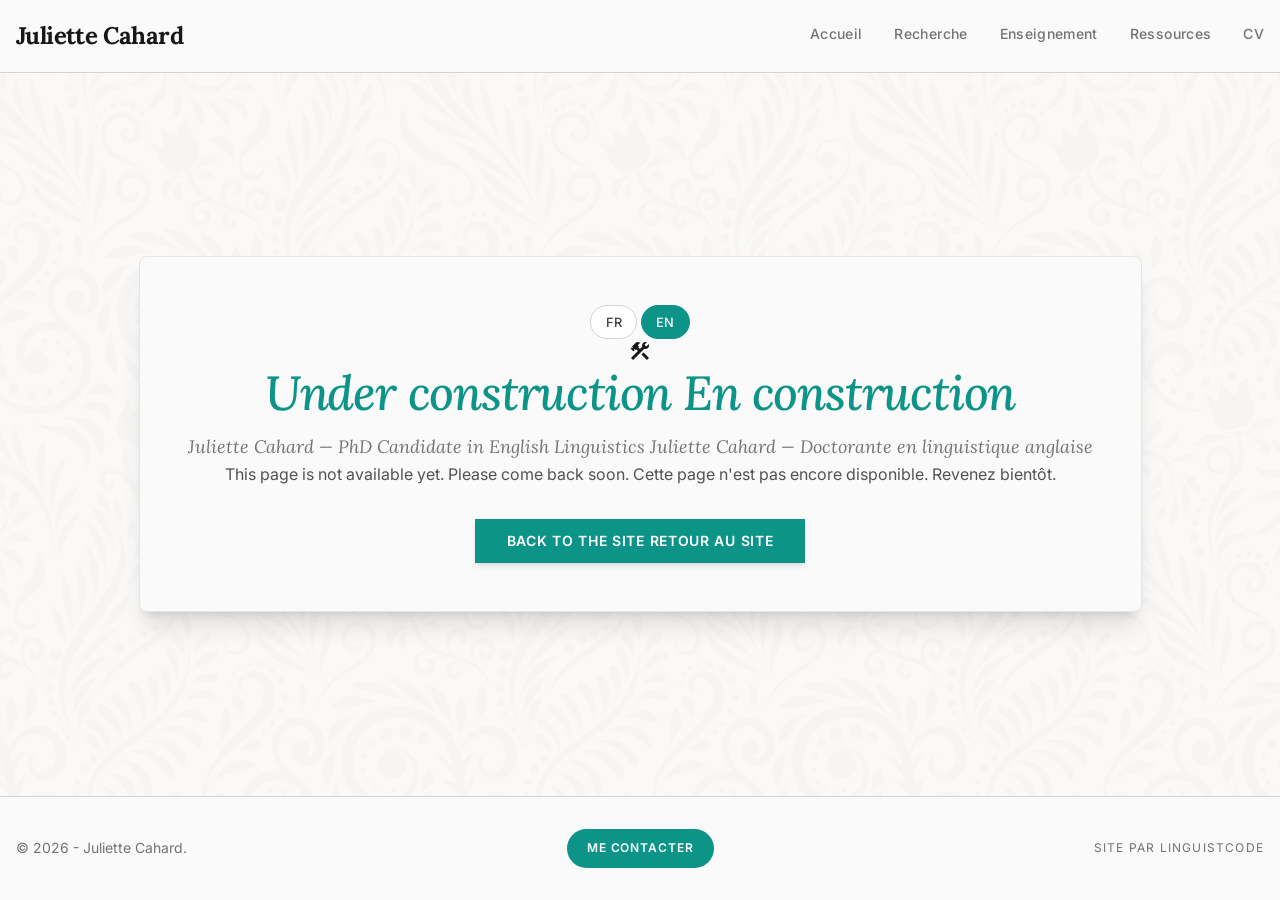
<file: wip.html>
<!DOCTYPE html>
<html lang="en">

<head>
    <meta charset="UTF-8">
    <meta name="viewport" content="width=device-width, initial-scale=1.0">
    <title>En construction | Juliette Cahard</title>

    <link href="./style.css" rel="stylesheet">
    <link href="./enhance.css" rel="stylesheet">
    <link
        href="https://fonts.googleapis.com/css2?family=Inter:wght@300;400;500;600&family=Lora:ital,wght@0,400;0,500;0,600;0,700;1,400;1,600&display=swap"
        rel="stylesheet">
    <link rel="stylesheet"
        href="https://fonts.googleapis.com/css2?family=Material+Symbols+Outlined:opsz,wght,FILL,GRAD@20,400,0,0" />

    <style>
        body {
            font-family: 'Inter', sans-serif;
        }

        .font-academic {
            font-family: 'Lora', serif;
        }
    </style>
</head>

<body class="lang-en bg-patternbg bg-cover bg-center bg-fixed text-neutral-900 flex flex-col min-h-screen">

    <header class="bg-zinc-50 border-b border-neutral-300">
        <div class="max-w-7xl mx-auto px-4 py-5 flex justify-between items-center relative">
            <a href="index.html"
                class="text-2xl font-academic font-bold text-neutral-900 tracking-tight hover:text-teal-600 transition-colors">
                Juliette Cahard
            </a>
            <nav class="hidden md:flex space-x-8 font-medium text-sm tracking-wide">
                <a href="index.html" class="text-neutral-500 hover:text-neutral-900 transition-colors pb-1">Accueil</a>
                <a href="recherche.html"
                    class="text-neutral-500 hover:text-neutral-900 transition-colors pb-1">Recherche</a>
                <a href="enseignement.html"
                    class="text-neutral-500 hover:text-neutral-900 transition-colors pb-1">Enseignement</a>
                <a href="ressources.html"
                    class="text-neutral-500 hover:text-neutral-900 transition-colors pb-1">Ressources</a>
                <a href="cv.html" class="text-neutral-500 hover:text-neutral-900 transition-colors pb-1">CV</a>
            </nav>

            <button id="menu-toggle" aria-expanded="false" aria-controls="mobile-menu" aria-label="Ouvrir le menu">
                <span class="menu-bar"></span>
                <span class="menu-bar"></span>
                <span class="menu-bar"></span>
            </button>

            <nav id="mobile-menu" class="mobile-menu" aria-label="Navigation mobile">
                <a href="index.html">Accueil</a>
                <a href="recherche.html">Recherche</a>
                <a href="enseignement.html">Enseignement</a>
                <a href="ressources.html">Ressources</a>
                <a href="cv.html">CV</a>
            </nav>
        </div>
    </header>

    <main class="flex-grow w-full px-4 py-16 flex items-center justify-center">
        <article
            class="wip-card panel reveal-up bg-zinc-50 border border-neutral-200 shadow-xl p-10 md:p-12 text-center">

            <div class="wip-lang" role="group" aria-label="Langue / Language">
                <button type="button" class="res-chip" data-lang="fr" aria-pressed="false">FR</button>
                <button type="button" class="res-chip" data-lang="en" aria-pressed="true">EN</button>
            </div>

            <span class="wip-icon material-symbols-outlined" aria-hidden="true">construction</span>

            <h1 class="text-5xl font-academic italic font-medium text-teal-600 tracking-tight mb-4">
                <span class="en">Under construction</span>
                <span class="fr">En construction</span>
            </h1>

            <p class="font-academic italic text-lg text-neutral-500">
                <span class="en">Juliette Cahard — PhD Candidate in English Linguistics</span>
                <span class="fr">Juliette Cahard — Doctorante en linguistique anglaise</span>
            </p>

            <div class="wip-divider" aria-hidden="true"></div>

            <p class="text-neutral-600 leading-relaxed mb-8">
                <span class="en">This page is not available yet. Please come back soon.</span>
                <span class="fr">Cette page n'est pas encore disponible. Revenez bientôt.</span>
            </p>

            <a href="index.html"
                class="inline-block bg-teal-600 text-white px-8 py-3 text-sm font-semibold uppercase tracking-wider hover:bg-teal-500 shadow-md">
                <span class="en">Back to the site</span>
                <span class="fr">Retour au site</span>
            </a>
        </article>
    </main>

    <footer class="bg-zinc-50 border-t border-neutral-300 py-8 mt-auto">
        <div
            class="max-w-7xl mx-auto px-4 flex flex-col md:flex-row justify-between items-center gap-4 text-sm text-neutral-500">
            <p>&copy; 2026 - Juliette Cahard.</p>
            <a href="mailto:julietteccahard@gmail.com" class="contact-btn">Me contacter</a>
            <p class="uppercase tracking-widest text-xs">Site par LinguistCode</p>
        </div>
    </footer>

    <script>
        const header = document.querySelector('header');
        const onScroll = () => header.classList.toggle('is-scrolled', window.scrollY > 8);
        onScroll();
        window.addEventListener('scroll', onScroll, { passive: true });

        const menuToggle = document.getElementById('menu-toggle');
        const mobileMenu = document.getElementById('mobile-menu');
        const closeMenu = () => {
            menuToggle.setAttribute('aria-expanded', 'false');
            mobileMenu.classList.remove('is-open');
        };
        menuToggle.addEventListener('click', () => {
            const isOpen = menuToggle.getAttribute('aria-expanded') === 'true';
            menuToggle.setAttribute('aria-expanded', String(!isOpen));
            mobileMenu.classList.toggle('is-open', !isOpen);
        });
        mobileMenu.querySelectorAll('a').forEach(a => a.addEventListener('click', closeMenu));
        document.addEventListener('keydown', e => { if (e.key === 'Escape') closeMenu(); });
        window.addEventListener('resize', () => { if (window.innerWidth >= 768) closeMenu(); });

        // Bascule FR / EN (met aussi à jour <html lang> pour les lecteurs d'écran)
        const langButtons = document.querySelectorAll('.wip-lang [data-lang]');
        const setLang = lang => {
            document.body.classList.remove('lang-fr', 'lang-en');
            document.body.classList.add(`lang-${lang}`);
            document.documentElement.lang = lang;
            langButtons.forEach(b => b.setAttribute('aria-pressed', String(b.dataset.lang === lang)));
        };
        langButtons.forEach(b => b.addEventListener('click', () => setLang(b.dataset.lang)));
    </script>
</body>

</html>
</file>
<file: style.css>
*, ::before, ::after {
  --tw-border-spacing-x: 0;
  --tw-border-spacing-y: 0;
  --tw-translate-x: 0;
  --tw-translate-y: 0;
  --tw-rotate: 0;
  --tw-skew-x: 0;
  --tw-skew-y: 0;
  --tw-scale-x: 1;
  --tw-scale-y: 1;
  --tw-pan-x:  ;
  --tw-pan-y:  ;
  --tw-pinch-zoom:  ;
  --tw-scroll-snap-strictness: proximity;
  --tw-gradient-from-position:  ;
  --tw-gradient-via-position:  ;
  --tw-gradient-to-position:  ;
  --tw-ordinal:  ;
  --tw-slashed-zero:  ;
  --tw-numeric-figure:  ;
  --tw-numeric-spacing:  ;
  --tw-numeric-fraction:  ;
  --tw-ring-inset:  ;
  --tw-ring-offset-width: 0px;
  --tw-ring-offset-color: #fff;
  --tw-ring-color: rgb(59 130 246 / 0.5);
  --tw-ring-offset-shadow: 0 0 #0000;
  --tw-ring-shadow: 0 0 #0000;
  --tw-shadow: 0 0 #0000;
  --tw-shadow-colored: 0 0 #0000;
  --tw-blur:  ;
  --tw-brightness:  ;
  --tw-contrast:  ;
  --tw-grayscale:  ;
  --tw-hue-rotate:  ;
  --tw-invert:  ;
  --tw-saturate:  ;
  --tw-sepia:  ;
  --tw-drop-shadow:  ;
  --tw-backdrop-blur:  ;
  --tw-backdrop-brightness:  ;
  --tw-backdrop-contrast:  ;
  --tw-backdrop-grayscale:  ;
  --tw-backdrop-hue-rotate:  ;
  --tw-backdrop-invert:  ;
  --tw-backdrop-opacity:  ;
  --tw-backdrop-saturate:  ;
  --tw-backdrop-sepia:  ;
  --tw-contain-size:  ;
  --tw-contain-layout:  ;
  --tw-contain-paint:  ;
  --tw-contain-style:  ;
}

::backdrop {
  --tw-border-spacing-x: 0;
  --tw-border-spacing-y: 0;
  --tw-translate-x: 0;
  --tw-translate-y: 0;
  --tw-rotate: 0;
  --tw-skew-x: 0;
  --tw-skew-y: 0;
  --tw-scale-x: 1;
  --tw-scale-y: 1;
  --tw-pan-x:  ;
  --tw-pan-y:  ;
  --tw-pinch-zoom:  ;
  --tw-scroll-snap-strictness: proximity;
  --tw-gradient-from-position:  ;
  --tw-gradient-via-position:  ;
  --tw-gradient-to-position:  ;
  --tw-ordinal:  ;
  --tw-slashed-zero:  ;
  --tw-numeric-figure:  ;
  --tw-numeric-spacing:  ;
  --tw-numeric-fraction:  ;
  --tw-ring-inset:  ;
  --tw-ring-offset-width: 0px;
  --tw-ring-offset-color: #fff;
  --tw-ring-color: rgb(59 130 246 / 0.5);
  --tw-ring-offset-shadow: 0 0 #0000;
  --tw-ring-shadow: 0 0 #0000;
  --tw-shadow: 0 0 #0000;
  --tw-shadow-colored: 0 0 #0000;
  --tw-blur:  ;
  --tw-brightness:  ;
  --tw-contrast:  ;
  --tw-grayscale:  ;
  --tw-hue-rotate:  ;
  --tw-invert:  ;
  --tw-saturate:  ;
  --tw-sepia:  ;
  --tw-drop-shadow:  ;
  --tw-backdrop-blur:  ;
  --tw-backdrop-brightness:  ;
  --tw-backdrop-contrast:  ;
  --tw-backdrop-grayscale:  ;
  --tw-backdrop-hue-rotate:  ;
  --tw-backdrop-invert:  ;
  --tw-backdrop-opacity:  ;
  --tw-backdrop-saturate:  ;
  --tw-backdrop-sepia:  ;
  --tw-contain-size:  ;
  --tw-contain-layout:  ;
  --tw-contain-paint:  ;
  --tw-contain-style:  ;
}

/*
! tailwindcss v3.4.19 | MIT License | https://tailwindcss.com
*/

/*
1. Prevent padding and border from affecting element width. (https://github.com/mozdevs/cssremedy/issues/4)
2. Allow adding a border to an element by just adding a border-width. (https://github.com/tailwindcss/tailwindcss/pull/116)
*/

*,
::before,
::after {
  box-sizing: border-box;
  /* 1 */
  border-width: 0;
  /* 2 */
  border-style: solid;
  /* 2 */
  border-color: #e5e7eb;
  /* 2 */
}

::before,
::after {
  --tw-content: '';
}

/*
1. Use a consistent sensible line-height in all browsers.
2. Prevent adjustments of font size after orientation changes in iOS.
3. Use a more readable tab size.
4. Use the user's configured `sans` font-family by default.
5. Use the user's configured `sans` font-feature-settings by default.
6. Use the user's configured `sans` font-variation-settings by default.
7. Disable tap highlights on iOS
*/

html,
:host {
  line-height: 1.5;
  /* 1 */
  -webkit-text-size-adjust: 100%;
  /* 2 */
  -moz-tab-size: 4;
  /* 3 */
  -o-tab-size: 4;
     tab-size: 4;
  /* 3 */
  font-family: ui-sans-serif, system-ui, sans-serif, "Apple Color Emoji", "Segoe UI Emoji", "Segoe UI Symbol", "Noto Color Emoji";
  /* 4 */
  font-feature-settings: normal;
  /* 5 */
  font-variation-settings: normal;
  /* 6 */
  -webkit-tap-highlight-color: transparent;
  /* 7 */
}

/*
1. Remove the margin in all browsers.
2. Inherit line-height from `html` so users can set them as a class directly on the `html` element.
*/

body {
  margin: 0;
  /* 1 */
  line-height: inherit;
  /* 2 */
}

/*
1. Add the correct height in Firefox.
2. Correct the inheritance of border color in Firefox. (https://bugzilla.mozilla.org/show_bug.cgi?id=190655)
3. Ensure horizontal rules are visible by default.
*/

hr {
  height: 0;
  /* 1 */
  color: inherit;
  /* 2 */
  border-top-width: 1px;
  /* 3 */
}

/*
Add the correct text decoration in Chrome, Edge, and Safari.
*/

abbr:where([title]) {
  -webkit-text-decoration: underline dotted;
          text-decoration: underline dotted;
}

/*
Remove the default font size and weight for headings.
*/

h1,
h2,
h3,
h4,
h5,
h6 {
  font-size: inherit;
  font-weight: inherit;
}

/*
Reset links to optimize for opt-in styling instead of opt-out.
*/

a {
  color: inherit;
  text-decoration: inherit;
}

/*
Add the correct font weight in Edge and Safari.
*/

b,
strong {
  font-weight: bolder;
}

/*
1. Use the user's configured `mono` font-family by default.
2. Use the user's configured `mono` font-feature-settings by default.
3. Use the user's configured `mono` font-variation-settings by default.
4. Correct the odd `em` font sizing in all browsers.
*/

code,
kbd,
samp,
pre {
  font-family: ui-monospace, SFMono-Regular, Menlo, Monaco, Consolas, "Liberation Mono", "Courier New", monospace;
  /* 1 */
  font-feature-settings: normal;
  /* 2 */
  font-variation-settings: normal;
  /* 3 */
  font-size: 1em;
  /* 4 */
}

/*
Add the correct font size in all browsers.
*/

small {
  font-size: 80%;
}

/*
Prevent `sub` and `sup` elements from affecting the line height in all browsers.
*/

sub,
sup {
  font-size: 75%;
  line-height: 0;
  position: relative;
  vertical-align: baseline;
}

sub {
  bottom: -0.25em;
}

sup {
  top: -0.5em;
}

/*
1. Remove text indentation from table contents in Chrome and Safari. (https://bugs.chromium.org/p/chromium/issues/detail?id=999088, https://bugs.webkit.org/show_bug.cgi?id=201297)
2. Correct table border color inheritance in all Chrome and Safari. (https://bugs.chromium.org/p/chromium/issues/detail?id=935729, https://bugs.webkit.org/show_bug.cgi?id=195016)
3. Remove gaps between table borders by default.
*/

table {
  text-indent: 0;
  /* 1 */
  border-color: inherit;
  /* 2 */
  border-collapse: collapse;
  /* 3 */
}

/*
1. Change the font styles in all browsers.
2. Remove the margin in Firefox and Safari.
3. Remove default padding in all browsers.
*/

button,
input,
optgroup,
select,
textarea {
  font-family: inherit;
  /* 1 */
  font-feature-settings: inherit;
  /* 1 */
  font-variation-settings: inherit;
  /* 1 */
  font-size: 100%;
  /* 1 */
  font-weight: inherit;
  /* 1 */
  line-height: inherit;
  /* 1 */
  letter-spacing: inherit;
  /* 1 */
  color: inherit;
  /* 1 */
  margin: 0;
  /* 2 */
  padding: 0;
  /* 3 */
}

/*
Remove the inheritance of text transform in Edge and Firefox.
*/

button,
select {
  text-transform: none;
}

/*
1. Correct the inability to style clickable types in iOS and Safari.
2. Remove default button styles.
*/

button,
input:where([type='button']),
input:where([type='reset']),
input:where([type='submit']) {
  -webkit-appearance: button;
  /* 1 */
  background-color: transparent;
  /* 2 */
  background-image: none;
  /* 2 */
}

/*
Use the modern Firefox focus style for all focusable elements.
*/

:-moz-focusring {
  outline: auto;
}

/*
Remove the additional `:invalid` styles in Firefox. (https://github.com/mozilla/gecko-dev/blob/2f9eacd9d3d995c937b4251a5557d95d494c9be1/layout/style/res/forms.css#L728-L737)
*/

:-moz-ui-invalid {
  box-shadow: none;
}

/*
Add the correct vertical alignment in Chrome and Firefox.
*/

progress {
  vertical-align: baseline;
}

/*
Correct the cursor style of increment and decrement buttons in Safari.
*/

::-webkit-inner-spin-button,
::-webkit-outer-spin-button {
  height: auto;
}

/*
1. Correct the odd appearance in Chrome and Safari.
2. Correct the outline style in Safari.
*/

[type='search'] {
  -webkit-appearance: textfield;
  /* 1 */
  outline-offset: -2px;
  /* 2 */
}

/*
Remove the inner padding in Chrome and Safari on macOS.
*/

::-webkit-search-decoration {
  -webkit-appearance: none;
}

/*
1. Correct the inability to style clickable types in iOS and Safari.
2. Change font properties to `inherit` in Safari.
*/

::-webkit-file-upload-button {
  -webkit-appearance: button;
  /* 1 */
  font: inherit;
  /* 2 */
}

/*
Add the correct display in Chrome and Safari.
*/

summary {
  display: list-item;
}

/*
Removes the default spacing and border for appropriate elements.
*/

blockquote,
dl,
dd,
h1,
h2,
h3,
h4,
h5,
h6,
hr,
figure,
p,
pre {
  margin: 0;
}

fieldset {
  margin: 0;
  padding: 0;
}

legend {
  padding: 0;
}

ol,
ul,
menu {
  list-style: none;
  margin: 0;
  padding: 0;
}

/*
Reset default styling for dialogs.
*/

dialog {
  padding: 0;
}

/*
Prevent resizing textareas horizontally by default.
*/

textarea {
  resize: vertical;
}

/*
1. Reset the default placeholder opacity in Firefox. (https://github.com/tailwindlabs/tailwindcss/issues/3300)
2. Set the default placeholder color to the user's configured gray 400 color.
*/

input::-moz-placeholder, textarea::-moz-placeholder {
  opacity: 1;
  /* 1 */
  color: #9ca3af;
  /* 2 */
}

input::placeholder,
textarea::placeholder {
  opacity: 1;
  /* 1 */
  color: #9ca3af;
  /* 2 */
}

/*
Set the default cursor for buttons.
*/

button,
[role="button"] {
  cursor: pointer;
}

/*
Make sure disabled buttons don't get the pointer cursor.
*/

:disabled {
  cursor: default;
}

/*
1. Make replaced elements `display: block` by default. (https://github.com/mozdevs/cssremedy/issues/14)
2. Add `vertical-align: middle` to align replaced elements more sensibly by default. (https://github.com/jensimmons/cssremedy/issues/14#issuecomment-634934210)
   This can trigger a poorly considered lint error in some tools but is included by design.
*/

img,
svg,
video,
canvas,
audio,
iframe,
embed,
object {
  display: block;
  /* 1 */
  vertical-align: middle;
  /* 2 */
}

/*
Constrain images and videos to the parent width and preserve their intrinsic aspect ratio. (https://github.com/mozdevs/cssremedy/issues/14)
*/

img,
video {
  max-width: 100%;
  height: auto;
}

/* Make elements with the HTML hidden attribute stay hidden by default */

[hidden]:where(:not([hidden="until-found"])) {
  display: none;
}

.container {
  width: 100%;
}

@media (min-width: 640px) {
  .container {
    max-width: 640px;
  }
}

@media (min-width: 768px) {
  .container {
    max-width: 768px;
  }
}

@media (min-width: 1024px) {
  .container {
    max-width: 1024px;
  }
}

@media (min-width: 1280px) {
  .container {
    max-width: 1280px;
  }
}

@media (min-width: 1536px) {
  .container {
    max-width: 1536px;
  }
}

.visible {
  visibility: visible;
}

.absolute {
  position: absolute;
}

.relative {
  position: relative;
}

.inset-0 {
  inset: 0px;
}

.bottom-6 {
  bottom: 1.5rem;
}

.left-0 {
  left: 0px;
}

.left-5 {
  left: 1.25rem;
}

.left-6 {
  left: 1.5rem;
}

.left-\[-4px\] {
  left: -4px;
}

.left-\[-5px\] {
  left: -5px;
}

.right-6 {
  right: 1.5rem;
}

.top-0 {
  top: 0px;
}

.top-1\.5 {
  top: 0.375rem;
}

.top-2 {
  top: 0.5rem;
}

.top-5 {
  top: 1.25rem;
}

.mx-auto {
  margin-left: auto;
  margin-right: auto;
}

.mb-1 {
  margin-bottom: 0.25rem;
}

.mb-10 {
  margin-bottom: 2.5rem;
}

.mb-12 {
  margin-bottom: 3rem;
}

.mb-16 {
  margin-bottom: 4rem;
}

.mb-2 {
  margin-bottom: 0.5rem;
}

.mb-3 {
  margin-bottom: 0.75rem;
}

.mb-4 {
  margin-bottom: 1rem;
}

.mb-6 {
  margin-bottom: 1.5rem;
}

.mb-8 {
  margin-bottom: 2rem;
}

.mt-1\.5 {
  margin-top: 0.375rem;
}

.mt-2 {
  margin-top: 0.5rem;
}

.mt-4 {
  margin-top: 1rem;
}

.mt-6 {
  margin-top: 1.5rem;
}

.mt-8 {
  margin-top: 2rem;
}

.mt-auto {
  margin-top: auto;
}

.block {
  display: block;
}

.inline-block {
  display: inline-block;
}

.flex {
  display: flex;
}

.inline-flex {
  display: inline-flex;
}

.table {
  display: table;
}

.grid {
  display: grid;
}

.hidden {
  display: none;
}

.h-1\.5 {
  height: 0.375rem;
}

.h-2 {
  height: 0.5rem;
}

.h-4 {
  height: 1rem;
}

.h-48 {
  height: 12rem;
}

.h-\[2px\] {
  height: 2px;
}

.h-\[450px\] {
  height: 450px;
}

.h-full {
  height: 100%;
}

.min-h-\[400px\] {
  min-height: 400px;
}

.min-h-screen {
  min-height: 100vh;
}

.w-1\.5 {
  width: 0.375rem;
}

.w-16 {
  width: 4rem;
}

.w-2 {
  width: 0.5rem;
}

.w-4 {
  width: 1rem;
}

.w-48 {
  width: 12rem;
}

.w-full {
  width: 100%;
}

.max-w-2xl {
  max-width: 42rem;
}

.max-w-6xl {
  max-width: 72rem;
}

.max-w-7xl {
  max-width: 80rem;
}

.flex-1 {
  flex: 1 1 0%;
}

.flex-shrink-0 {
  flex-shrink: 0;
}

.flex-grow {
  flex-grow: 1;
}

.origin-top {
  transform-origin: top;
}

.scale-100 {
  --tw-scale-x: 1;
  --tw-scale-y: 1;
  transform: translate(var(--tw-translate-x), var(--tw-translate-y)) rotate(var(--tw-rotate)) skewX(var(--tw-skew-x)) skewY(var(--tw-skew-y)) scaleX(var(--tw-scale-x)) scaleY(var(--tw-scale-y));
}

.transform {
  transform: translate(var(--tw-translate-x), var(--tw-translate-y)) rotate(var(--tw-rotate)) skewX(var(--tw-skew-x)) skewY(var(--tw-skew-y)) scaleX(var(--tw-scale-x)) scaleY(var(--tw-scale-y));
}

.cursor-pointer {
  cursor: pointer;
}

.select-none {
  -webkit-user-select: none;
     -moz-user-select: none;
          user-select: none;
}

.resize {
  resize: both;
}

.list-inside {
  list-style-position: inside;
}

.list-disc {
  list-style-type: disc;
}

.grid-cols-1 {
  grid-template-columns: repeat(1, minmax(0, 1fr));
}

.flex-col {
  flex-direction: column;
}

.flex-wrap {
  flex-wrap: wrap;
}

.items-start {
  align-items: flex-start;
}

.items-center {
  align-items: center;
}

.justify-start {
  justify-content: flex-start;
}

.justify-center {
  justify-content: center;
}

.justify-between {
  justify-content: space-between;
}

.gap-1\.5 {
  gap: 0.375rem;
}

.gap-10 {
  gap: 2.5rem;
}

.gap-12 {
  gap: 3rem;
}

.gap-2 {
  gap: 0.5rem;
}

.gap-2\.5 {
  gap: 0.625rem;
}

.gap-3 {
  gap: 0.75rem;
}

.gap-4 {
  gap: 1rem;
}

.gap-6 {
  gap: 1.5rem;
}

.gap-8 {
  gap: 2rem;
}

.space-x-8 > :not([hidden]) ~ :not([hidden]) {
  --tw-space-x-reverse: 0;
  margin-right: calc(2rem * var(--tw-space-x-reverse));
  margin-left: calc(2rem * calc(1 - var(--tw-space-x-reverse)));
}

.space-y-10 > :not([hidden]) ~ :not([hidden]) {
  --tw-space-y-reverse: 0;
  margin-top: calc(2.5rem * calc(1 - var(--tw-space-y-reverse)));
  margin-bottom: calc(2.5rem * var(--tw-space-y-reverse));
}

.space-y-4 > :not([hidden]) ~ :not([hidden]) {
  --tw-space-y-reverse: 0;
  margin-top: calc(1rem * calc(1 - var(--tw-space-y-reverse)));
  margin-bottom: calc(1rem * var(--tw-space-y-reverse));
}

.space-y-6 > :not([hidden]) ~ :not([hidden]) {
  --tw-space-y-reverse: 0;
  margin-top: calc(1.5rem * calc(1 - var(--tw-space-y-reverse)));
  margin-bottom: calc(1.5rem * var(--tw-space-y-reverse));
}

.space-y-8 > :not([hidden]) ~ :not([hidden]) {
  --tw-space-y-reverse: 0;
  margin-top: calc(2rem * calc(1 - var(--tw-space-y-reverse)));
  margin-bottom: calc(2rem * var(--tw-space-y-reverse));
}

.divide-y > :not([hidden]) ~ :not([hidden]) {
  --tw-divide-y-reverse: 0;
  border-top-width: calc(1px * calc(1 - var(--tw-divide-y-reverse)));
  border-bottom-width: calc(1px * var(--tw-divide-y-reverse));
}

.divide-neutral-200 > :not([hidden]) ~ :not([hidden]) {
  --tw-divide-opacity: 1;
  border-color: rgb(229 229 229 / var(--tw-divide-opacity, 1));
}

.self-start {
  align-self: flex-start;
}

.overflow-hidden {
  overflow: hidden;
}

.overflow-x-auto {
  overflow-x: auto;
}

.whitespace-nowrap {
  white-space: nowrap;
}

.rounded-full {
  border-radius: 9999px;
}

.rounded-md {
  border-radius: 0.375rem;
}

.rounded-none {
  border-radius: 0px;
}

.rounded-sm {
  border-radius: 0.125rem;
}

.border {
  border-width: 1px;
}

.border-4 {
  border-width: 4px;
}

.border-b {
  border-bottom-width: 1px;
}

.border-b-2 {
  border-bottom-width: 2px;
}

.border-l {
  border-left-width: 1px;
}

.border-l-2 {
  border-left-width: 2px;
}

.border-r {
  border-right-width: 1px;
}

.border-t {
  border-top-width: 1px;
}

.border-neutral-100 {
  --tw-border-opacity: 1;
  border-color: rgb(245 245 245 / var(--tw-border-opacity, 1));
}

.border-neutral-200 {
  --tw-border-opacity: 1;
  border-color: rgb(229 229 229 / var(--tw-border-opacity, 1));
}

.border-neutral-300 {
  --tw-border-opacity: 1;
  border-color: rgb(212 212 212 / var(--tw-border-opacity, 1));
}

.border-neutral-600 {
  --tw-border-opacity: 1;
  border-color: rgb(82 82 82 / var(--tw-border-opacity, 1));
}

.border-neutral-700 {
  --tw-border-opacity: 1;
  border-color: rgb(64 64 64 / var(--tw-border-opacity, 1));
}

.border-neutral-800 {
  --tw-border-opacity: 1;
  border-color: rgb(38 38 38 / var(--tw-border-opacity, 1));
}

.border-teal-600 {
  --tw-border-opacity: 1;
  border-color: rgb(13 148 136 / var(--tw-border-opacity, 1));
}

.border-white\/30 {
  border-color: rgb(255 255 255 / 0.3);
}

.border-zinc-700 {
  --tw-border-opacity: 1;
  border-color: rgb(63 63 70 / var(--tw-border-opacity, 1));
}

.bg-green-600 {
  --tw-bg-opacity: 1;
  background-color: rgb(22 163 74 / var(--tw-bg-opacity, 1));
}

.bg-neutral-100 {
  --tw-bg-opacity: 1;
  background-color: rgb(245 245 245 / var(--tw-bg-opacity, 1));
}

.bg-neutral-200 {
  --tw-bg-opacity: 1;
  background-color: rgb(229 229 229 / var(--tw-bg-opacity, 1));
}

.bg-neutral-200\/60 {
  background-color: rgb(229 229 229 / 0.6);
}

.bg-neutral-300 {
  --tw-bg-opacity: 1;
  background-color: rgb(212 212 212 / var(--tw-bg-opacity, 1));
}

.bg-neutral-800 {
  --tw-bg-opacity: 1;
  background-color: rgb(38 38 38 / var(--tw-bg-opacity, 1));
}

.bg-neutral-900 {
  --tw-bg-opacity: 1;
  background-color: rgb(23 23 23 / var(--tw-bg-opacity, 1));
}

.bg-stone-50 {
  --tw-bg-opacity: 1;
  background-color: rgb(250 250 249 / var(--tw-bg-opacity, 1));
}

.bg-teal-400 {
  --tw-bg-opacity: 1;
  background-color: rgb(45 212 191 / var(--tw-bg-opacity, 1));
}

.bg-teal-500 {
  --tw-bg-opacity: 1;
  background-color: rgb(20 184 166 / var(--tw-bg-opacity, 1));
}

.bg-teal-600 {
  --tw-bg-opacity: 1;
  background-color: rgb(13 148 136 / var(--tw-bg-opacity, 1));
}

.bg-white {
  --tw-bg-opacity: 1;
  background-color: rgb(255 255 255 / var(--tw-bg-opacity, 1));
}

.bg-white\/10 {
  background-color: rgb(255 255 255 / 0.1);
}

.bg-zinc-100 {
  --tw-bg-opacity: 1;
  background-color: rgb(244 244 245 / var(--tw-bg-opacity, 1));
}

.bg-zinc-50 {
  --tw-bg-opacity: 1;
  background-color: rgb(250 250 250 / var(--tw-bg-opacity, 1));
}

.bg-zinc-700 {
  --tw-bg-opacity: 1;
  background-color: rgb(63 63 70 / var(--tw-bg-opacity, 1));
}

.bg-gradient-to-t {
  background-image: linear-gradient(to top, var(--tw-gradient-stops));
}

.bg-patternbg {
  background-image: linear-gradient(rgba(250, 249, 248, 0.85), rgba(250, 249, 248, 0.85)), url('./src/bg.jpg');
}

.from-neutral-900\/95 {
  --tw-gradient-from: rgb(23 23 23 / 0.95) var(--tw-gradient-from-position);
  --tw-gradient-to: rgb(23 23 23 / 0) var(--tw-gradient-to-position);
  --tw-gradient-stops: var(--tw-gradient-from), var(--tw-gradient-to);
}

.via-neutral-900\/40 {
  --tw-gradient-to: rgb(23 23 23 / 0)  var(--tw-gradient-to-position);
  --tw-gradient-stops: var(--tw-gradient-from), rgb(23 23 23 / 0.4) var(--tw-gradient-via-position), var(--tw-gradient-to);
}

.to-transparent {
  --tw-gradient-to: transparent var(--tw-gradient-to-position);
}

.bg-cover {
  background-size: cover;
}

.bg-fixed {
  background-attachment: fixed;
}

.bg-center {
  background-position: center;
}

.object-cover {
  -o-object-fit: cover;
     object-fit: cover;
}

.p-10 {
  padding: 2.5rem;
}

.p-5 {
  padding: 1.25rem;
}

.p-6 {
  padding: 1.5rem;
}

.p-8 {
  padding: 2rem;
}

.px-2 {
  padding-left: 0.5rem;
  padding-right: 0.5rem;
}

.px-2\.5 {
  padding-left: 0.625rem;
  padding-right: 0.625rem;
}

.px-3 {
  padding-left: 0.75rem;
  padding-right: 0.75rem;
}

.px-4 {
  padding-left: 1rem;
  padding-right: 1rem;
}

.px-6 {
  padding-left: 1.5rem;
  padding-right: 1.5rem;
}

.px-8 {
  padding-left: 2rem;
  padding-right: 2rem;
}

.py-1 {
  padding-top: 0.25rem;
  padding-bottom: 0.25rem;
}

.py-1\.5 {
  padding-top: 0.375rem;
  padding-bottom: 0.375rem;
}

.py-12 {
  padding-top: 3rem;
  padding-bottom: 3rem;
}

.py-16 {
  padding-top: 4rem;
  padding-bottom: 4rem;
}

.py-2 {
  padding-top: 0.5rem;
  padding-bottom: 0.5rem;
}

.py-2\.5 {
  padding-top: 0.625rem;
  padding-bottom: 0.625rem;
}

.py-3 {
  padding-top: 0.75rem;
  padding-bottom: 0.75rem;
}

.py-5 {
  padding-top: 1.25rem;
  padding-bottom: 1.25rem;
}

.py-8 {
  padding-top: 2rem;
  padding-bottom: 2rem;
}

.pb-1 {
  padding-bottom: 0.25rem;
}

.pb-3 {
  padding-bottom: 0.75rem;
}

.pb-4 {
  padding-bottom: 1rem;
}

.pb-6 {
  padding-bottom: 1.5rem;
}

.pl-4 {
  padding-left: 1rem;
}

.pl-5 {
  padding-left: 1.25rem;
}

.pl-6 {
  padding-left: 1.5rem;
}

.pt-2 {
  padding-top: 0.5rem;
}

.pt-4 {
  padding-top: 1rem;
}

.text-center {
  text-align: center;
}

.text-2xl {
  font-size: 1.5rem;
  line-height: 2rem;
}

.text-3xl {
  font-size: 1.875rem;
  line-height: 2.25rem;
}

.text-5xl {
  font-size: 3rem;
  line-height: 1;
}

.text-8xl {
  font-size: 6rem;
  line-height: 1;
}

.text-base {
  font-size: 1rem;
  line-height: 1.5rem;
}

.text-lg {
  font-size: 1.125rem;
  line-height: 1.75rem;
}

.text-sm {
  font-size: 0.875rem;
  line-height: 1.25rem;
}

.text-xl {
  font-size: 1.25rem;
  line-height: 1.75rem;
}

.text-xs {
  font-size: 0.75rem;
  line-height: 1rem;
}

.font-bold {
  font-weight: 700;
}

.font-medium {
  font-weight: 500;
}

.font-semibold {
  font-weight: 600;
}

.uppercase {
  text-transform: uppercase;
}

.italic {
  font-style: italic;
}

.leading-relaxed {
  line-height: 1.625;
}

.leading-snug {
  line-height: 1.375;
}

.leading-tight {
  line-height: 1.25;
}

.tracking-tight {
  letter-spacing: -0.025em;
}

.tracking-wide {
  letter-spacing: 0.025em;
}

.tracking-wider {
  letter-spacing: 0.05em;
}

.tracking-widest {
  letter-spacing: 0.1em;
}

.text-neutral-200 {
  --tw-text-opacity: 1;
  color: rgb(229 229 229 / var(--tw-text-opacity, 1));
}

.text-neutral-300 {
  --tw-text-opacity: 1;
  color: rgb(212 212 212 / var(--tw-text-opacity, 1));
}

.text-neutral-400 {
  --tw-text-opacity: 1;
  color: rgb(163 163 163 / var(--tw-text-opacity, 1));
}

.text-neutral-500 {
  --tw-text-opacity: 1;
  color: rgb(115 115 115 / var(--tw-text-opacity, 1));
}

.text-neutral-600 {
  --tw-text-opacity: 1;
  color: rgb(82 82 82 / var(--tw-text-opacity, 1));
}

.text-neutral-700 {
  --tw-text-opacity: 1;
  color: rgb(64 64 64 / var(--tw-text-opacity, 1));
}

.text-neutral-800 {
  --tw-text-opacity: 1;
  color: rgb(38 38 38 / var(--tw-text-opacity, 1));
}

.text-neutral-900 {
  --tw-text-opacity: 1;
  color: rgb(23 23 23 / var(--tw-text-opacity, 1));
}

.text-teal-400 {
  --tw-text-opacity: 1;
  color: rgb(45 212 191 / var(--tw-text-opacity, 1));
}

.text-teal-600 {
  --tw-text-opacity: 1;
  color: rgb(13 148 136 / var(--tw-text-opacity, 1));
}

.text-white {
  --tw-text-opacity: 1;
  color: rgb(255 255 255 / var(--tw-text-opacity, 1));
}

.text-zinc-800 {
  --tw-text-opacity: 1;
  color: rgb(39 39 42 / var(--tw-text-opacity, 1));
}

.shadow-inner {
  --tw-shadow: inset 0 2px 4px 0 rgb(0 0 0 / 0.05);
  --tw-shadow-colored: inset 0 2px 4px 0 var(--tw-shadow-color);
  box-shadow: var(--tw-ring-offset-shadow, 0 0 #0000), var(--tw-ring-shadow, 0 0 #0000), var(--tw-shadow);
}

.shadow-lg {
  --tw-shadow: 0 10px 15px -3px rgb(0 0 0 / 0.1), 0 4px 6px -4px rgb(0 0 0 / 0.1);
  --tw-shadow-colored: 0 10px 15px -3px var(--tw-shadow-color), 0 4px 6px -4px var(--tw-shadow-color);
  box-shadow: var(--tw-ring-offset-shadow, 0 0 #0000), var(--tw-ring-shadow, 0 0 #0000), var(--tw-shadow);
}

.shadow-md {
  --tw-shadow: 0 4px 6px -1px rgb(0 0 0 / 0.1), 0 2px 4px -2px rgb(0 0 0 / 0.1);
  --tw-shadow-colored: 0 4px 6px -1px var(--tw-shadow-color), 0 2px 4px -2px var(--tw-shadow-color);
  box-shadow: var(--tw-ring-offset-shadow, 0 0 #0000), var(--tw-ring-shadow, 0 0 #0000), var(--tw-shadow);
}

.shadow-xl {
  --tw-shadow: 0 20px 25px -5px rgb(0 0 0 / 0.1), 0 8px 10px -6px rgb(0 0 0 / 0.1);
  --tw-shadow-colored: 0 20px 25px -5px var(--tw-shadow-color), 0 8px 10px -6px var(--tw-shadow-color);
  box-shadow: var(--tw-ring-offset-shadow, 0 0 #0000), var(--tw-ring-shadow, 0 0 #0000), var(--tw-shadow);
}

.filter {
  filter: var(--tw-blur) var(--tw-brightness) var(--tw-contrast) var(--tw-grayscale) var(--tw-hue-rotate) var(--tw-invert) var(--tw-saturate) var(--tw-sepia) var(--tw-drop-shadow);
}

.backdrop-blur-md {
  --tw-backdrop-blur: blur(12px);
  -webkit-backdrop-filter: var(--tw-backdrop-blur) var(--tw-backdrop-brightness) var(--tw-backdrop-contrast) var(--tw-backdrop-grayscale) var(--tw-backdrop-hue-rotate) var(--tw-backdrop-invert) var(--tw-backdrop-opacity) var(--tw-backdrop-saturate) var(--tw-backdrop-sepia);
  backdrop-filter: var(--tw-backdrop-blur) var(--tw-backdrop-brightness) var(--tw-backdrop-contrast) var(--tw-backdrop-grayscale) var(--tw-backdrop-hue-rotate) var(--tw-backdrop-invert) var(--tw-backdrop-opacity) var(--tw-backdrop-saturate) var(--tw-backdrop-sepia);
}

.transition {
  transition-property: color, background-color, border-color, text-decoration-color, fill, stroke, opacity, box-shadow, transform, filter, -webkit-backdrop-filter;
  transition-property: color, background-color, border-color, text-decoration-color, fill, stroke, opacity, box-shadow, transform, filter, backdrop-filter;
  transition-property: color, background-color, border-color, text-decoration-color, fill, stroke, opacity, box-shadow, transform, filter, backdrop-filter, -webkit-backdrop-filter;
  transition-timing-function: cubic-bezier(0.4, 0, 0.2, 1);
  transition-duration: 150ms;
}

.transition-colors {
  transition-property: color, background-color, border-color, text-decoration-color, fill, stroke;
  transition-timing-function: cubic-bezier(0.4, 0, 0.2, 1);
  transition-duration: 150ms;
}

.transition-opacity {
  transition-property: opacity;
  transition-timing-function: cubic-bezier(0.4, 0, 0.2, 1);
  transition-duration: 150ms;
}

.transition-transform {
  transition-property: transform;
  transition-timing-function: cubic-bezier(0.4, 0, 0.2, 1);
  transition-duration: 150ms;
}

.duration-300 {
  transition-duration: 300ms;
}

.duration-500 {
  transition-duration: 500ms;
}

.duration-700 {
  transition-duration: 700ms;
}

.marker\:text-teal-400 *::marker {
  color: rgb(45 212 191 );
}

.marker\:text-teal-400::marker {
  color: rgb(45 212 191 );
}

.hover\:-translate-y-2:hover {
  --tw-translate-y: -0.5rem;
  transform: translate(var(--tw-translate-x), var(--tw-translate-y)) rotate(var(--tw-rotate)) skewX(var(--tw-skew-x)) skewY(var(--tw-skew-y)) scaleX(var(--tw-scale-x)) scaleY(var(--tw-scale-y));
}

.hover\:border-neutral-400:hover {
  --tw-border-opacity: 1;
  border-color: rgb(163 163 163 / var(--tw-border-opacity, 1));
}

.hover\:border-teal-500:hover {
  --tw-border-opacity: 1;
  border-color: rgb(20 184 166 / var(--tw-border-opacity, 1));
}

.hover\:border-white:hover {
  --tw-border-opacity: 1;
  border-color: rgb(255 255 255 / var(--tw-border-opacity, 1));
}

.hover\:bg-teal-500:hover {
  --tw-bg-opacity: 1;
  background-color: rgb(20 184 166 / var(--tw-bg-opacity, 1));
}

.hover\:bg-white:hover {
  --tw-bg-opacity: 1;
  background-color: rgb(255 255 255 / var(--tw-bg-opacity, 1));
}

.hover\:text-neutral-900:hover {
  --tw-text-opacity: 1;
  color: rgb(23 23 23 / var(--tw-text-opacity, 1));
}

.hover\:text-teal-600:hover {
  --tw-text-opacity: 1;
  color: rgb(13 148 136 / var(--tw-text-opacity, 1));
}

.hover\:text-zinc-600:hover {
  --tw-text-opacity: 1;
  color: rgb(82 82 91 / var(--tw-text-opacity, 1));
}

.hover\:underline:hover {
  text-decoration-line: underline;
}

.group:hover .group-hover\:bg-teal-500 {
  --tw-bg-opacity: 1;
  background-color: rgb(20 184 166 / var(--tw-bg-opacity, 1));
}

@media (min-width: 768px) {
  .md\:mt-0 {
    margin-top: 0px;
  }

  .md\:flex {
    display: flex;
  }

  .md\:w-1\/3 {
    width: 33.333333%;
  }

  .md\:w-1\/4 {
    width: 25%;
  }

  .md\:w-2\/3 {
    width: 66.666667%;
  }

  .md\:w-3\/4 {
    width: 75%;
  }

  .md\:grid-cols-2 {
    grid-template-columns: repeat(2, minmax(0, 1fr));
  }

  .md\:grid-cols-3 {
    grid-template-columns: repeat(3, minmax(0, 1fr));
  }

  .md\:flex-row {
    flex-direction: row;
  }

  .md\:items-end {
    align-items: flex-end;
  }

  .md\:items-center {
    align-items: center;
  }

  .md\:gap-8 {
    gap: 2rem;
  }

  .md\:self-auto {
    align-self: auto;
  }

  .md\:p-10 {
    padding: 2.5rem;
  }

  .md\:p-12 {
    padding: 3rem;
  }

  .md\:p-16 {
    padding: 4rem;
  }

  .md\:p-8 {
    padding: 2rem;
  }

  .md\:text-right {
    text-align: right;
  }

  .md\:text-6xl {
    font-size: 3.75rem;
    line-height: 1;
  }

  .md\:text-7xl {
    font-size: 4.5rem;
    line-height: 1;
  }
}

@media (min-width: 1024px) {
  .lg\:grid-cols-2 {
    grid-template-columns: repeat(2, minmax(0, 1fr));
  }
}
</file>
<file: enhance.css>
/* ============================================================
   Enhance.css — polish layer (motion, depth, cohesion)
   Loaded after style.css on every page.
   ============================================================ */

:root {
  --ease-out: cubic-bezier(0.16, 1, 0.3, 1);
  --ease-standard: cubic-bezier(0.4, 0, 0.2, 1);
}

@media (prefers-reduced-motion: reduce) {

  *,
  ::before,
  ::after {
    animation-duration: 0.001ms !important;
    animation-iteration-count: 1 !important;
    transition-duration: 0.001ms !important;
    scroll-behavior: auto !important;
  }
}

html {
  scroll-behavior: smooth;
}

/* ---------- Sticky, responsive header ---------- */
header {
  position: sticky;
  top: 0;
  z-index: 50;
  transition: box-shadow 0.4s var(--ease-standard), background-color 0.4s var(--ease-standard);
}

header.is-scrolled {
  box-shadow: 0 1px 0 rgba(23, 23, 23, 0.06), 0 8px 24px -12px rgba(23, 23, 23, 0.12);
}

/* Animated nav underline for inactive links */
header nav a:not(.text-teal-600) {
  position: relative;
}

header nav a:not(.text-teal-600)::after {
  content: '';
  position: absolute;
  left: 0;
  bottom: -1px;
  width: 100%;
  height: 2px;
  background: #0d9488;
  transform: scaleX(0);
  transform-origin: right;
  transition: transform 0.35s var(--ease-out);
}

header nav a:not(.text-teal-600):hover::after {
  transform: scaleX(1);
  transform-origin: left;
}

/* Logo underline on hover, echoing nav */
header a.font-academic {
  position: relative;
}

/* ---------- Page-load entrance ---------- */
.reveal-up {
  opacity: 0;
  transform: translateY(14px);
  animation: reveal-up 0.7s var(--ease-out) forwards;
}

@keyframes reveal-up {
  to {
    opacity: 1;
    transform: translateY(0);
  }
}

.d-1 {
  animation-delay: .08s;
}

.d-2 {
  animation-delay: .16s;
}

.d-3 {
  animation-delay: .24s;
}

.d-4 {
  animation-delay: .32s;
}

/* ---------- Scroll-triggered reveal ---------- */
.reveal-scroll {
  opacity: 0;
  transform: translateY(20px);
  transition: opacity 0.7s var(--ease-out), transform 0.7s var(--ease-out);
}

.reveal-scroll.is-visible {
  opacity: 1;
  transform: translateY(0);
}

/* ---------- Card & panel depth ---------- */
.panel {
  border-radius: 0.5rem;
  transition: box-shadow 0.4s var(--ease-standard), transform 0.4s var(--ease-standard), border-color 0.4s var(--ease-standard);
}

.panel:hover {
  box-shadow: 0 20px 40px -20px rgba(23, 23, 23, 0.18);
}

/* Teaching flip-cards: smoother lift + shadow bloom */
.perspective-1000 {
  transition: transform 0.5s var(--ease-out);
}

.perspective-1000:hover {
  transform: translateY(-6px);
}

.inner-card {
  transition: transform 0.7s var(--ease-out), box-shadow 0.5s var(--ease-standard);
}

.perspective-1000:hover .inner-card {
  box-shadow: 0 30px 60px -20px rgba(23, 23, 23, 0.35);
}

/* ---------- Buttons & links ---------- */
a.inline-block,
button {
  transition: transform 0.25s var(--ease-out), box-shadow 0.25s var(--ease-standard), background-color 0.2s var(--ease-standard), color 0.2s var(--ease-standard), border-color 0.2s var(--ease-standard);
}

a.inline-block:hover {
  transform: translateY(-2px);
  box-shadow: 0 12px 24px -10px rgba(13, 148, 136, 0.45);
}

a.inline-block:active {
  transform: translateY(0);
}

/* Publication / communication timeline dots: gentle pulse on hover already via group-hover; add scale */
.group:hover .group-hover\:bg-teal-500 {
  transform: scale(1.3);
}

[class*="group-hover\\:bg-teal-500"] {
  transition: transform 0.3s var(--ease-out), background-color 0.3s var(--ease-standard);
}

/* ---------- Focus states (accessibility floor) ---------- */
a:focus-visible,
button:focus-visible {
  outline: 2px solid #0d9488;
  outline-offset: 3px;
  border-radius: 2px;
}

.tree {
  border-radius: 0;
}

/* ============================================================
   Mobile navigation
   ============================================================ */
#menu-toggle {
  display: none;
  flex-direction: column;
  justify-content: center;
  align-items: center;
  gap: 5px;
  width: 2.25rem;
  height: 2.25rem;
  background: transparent;
  border: none;
  cursor: pointer;
  z-index: 60;
}

@media (max-width: 767px) {
  #menu-toggle {
    display: flex;
  }
}

.menu-bar {
  display: block;
  width: 22px;
  height: 2px;
  background-color: #171717;
  border-radius: 2px;
  transition: transform 0.35s var(--ease-out), opacity 0.2s var(--ease-standard);
}

#menu-toggle[aria-expanded="true"] .menu-bar:nth-child(1) {
  transform: translateY(7px) rotate(45deg);
}

#menu-toggle[aria-expanded="true"] .menu-bar:nth-child(2) {
  opacity: 0;
}

#menu-toggle[aria-expanded="true"] .menu-bar:nth-child(3) {
  transform: translateY(-7px) rotate(-45deg);
}

.mobile-menu {
  display: none;
}

@media (max-width: 767px) {
  .mobile-menu {
    display: flex;
    flex-direction: column;
    position: absolute;
    top: 100%;
    left: 0;
    right: 0;
    background: #ffffff;
    border-bottom: 1px solid #d4d4d4;
    box-shadow: 0 16px 32px -16px rgba(23, 23, 23, 0.25);
    max-height: 0;
    overflow: hidden;
    opacity: 0;
    transition: max-height 0.4s var(--ease-out), opacity 0.3s var(--ease-standard);
  }

  .mobile-menu.is-open {
    max-height: 24rem;
    opacity: 1;
  }

  .mobile-menu a {
    padding: 1rem 1.5rem;
    font-size: 0.95rem;
    font-weight: 500;
    color: #404040;
    border-bottom: 1px solid #f5f5f5;
    transition: background-color 0.2s var(--ease-standard), color 0.2s var(--ease-standard);
  }

  .mobile-menu a:hover,
  .mobile-menu a.is-active {
    background-color: #f0fdfa;
    color: #0d9488;
  }
}

/* ============================================================
   Footer contact button
   ============================================================ */
.contact-btn {
  display: inline-flex;
  align-items: center;
  gap: 0.5rem;
  padding: 0.6rem 1.25rem;
  font-size: 0.75rem;
  font-weight: 600;
  letter-spacing: 0.08em;
  text-transform: uppercase;
  color: #ffffff;
  background-color: #0d9488;
  border-radius: 9999px;
  transition: transform 0.25s var(--ease-out), box-shadow 0.25s var(--ease-standard), background-color 0.2s var(--ease-standard);
}

.contact-btn:hover {
  background-color: #14b8a6;
  transform: translateY(-2px);
  box-shadow: 0 10px 20px -8px rgba(13, 148, 136, 0.5);
}

.contact-btn:active {
  transform: translateY(0);
}

/* ============================================================
   Course accordion
   ============================================================ */
.course-block summary {
  cursor: pointer;
  list-style: none;
  display: flex;
  align-items: center;
  justify-content: space-between;
  gap: 1rem;
  padding: 0.9rem 1.25rem;
  font-size: 0.75rem;
  font-weight: 700;
  letter-spacing: 0.08em;
  text-transform: uppercase;
  color: #0d9488;
  background-color: #f0fdfa;
  border-radius: 0.375rem;
  transition: background-color 0.2s var(--ease-standard);
}

.course-block summary::-webkit-details-marker {
  display: none;
}

.course-block summary:hover {
  background-color: #ccfbf1;
}

.course-block summary .chev {
  transition: transform 0.3s var(--ease-out);
  flex-shrink: 0;
}

.course-block[open] summary .chev {
  transform: rotate(180deg);
}

.course-block[open] summary {
  border-bottom-left-radius: 0;
  border-bottom-right-radius: 0;
}

.course-block .course-list {
  border: 1px solid #f0fdfa;
  border-top: none;
  border-bottom-left-radius: 0.375rem;
  border-bottom-right-radius: 0.375rem;
  overflow: hidden;
}

.course-block .course-list>li {
  padding-top: 1.25rem;
  padding-bottom: 1.25rem;

}



.course-block[open] .course-list {
  animation: reveal-up 0.35s var(--ease-out);
}

/* ============================================================
   Teaching-card media column
   ============================================================ */
.course-card-media {
  position: relative;
  flex-shrink: 0;
  width: 100%;
  height: 12rem;
  overflow: hidden;
}

.course-card-media img {
  display: block;
  width: 100%;
  height: 100%;
  object-fit: cover;
}

@media (min-width: 768px) {
  .course-card-media {
    width: 14rem;
    height: auto;
    align-self: stretch;
  }
}



/* ============================================================
   Discipline Pills (Grammaire, Phonologie, Traduction)
   ============================================================ */
.pill-discipline {
  display: inline-flex;
  align-items: center;
  gap: 0.35rem;
  padding: 0.2rem 0.65rem;
  font-family: 'Inter', sans-serif;
  font-size: 0.725rem;
  font-weight: 600;
  border-radius: 9999px;
  line-height: 1;
  vertical-align: middle;
  letter-spacing: 0.02em;
}

/* Grammaire — Bleue */
.pill-grammaire {
  background-color: #e0f2fe;
  color: #0369a1;
  border: 1px solid #bae6fd;
}

/* Phonologie — Violette */
.pill-phonologie {
  background-color: #f3e8ff;
  color: #6b21a8;
  border: 1px solid #e9d5ff;
}

/* Traduction — Ambre */
.pill-traduction {
  background-color: #fef3c7;
  color: #92400e;
  border: 1px solid #fde68a;
}

/* Traduction — vert */
.pill-langue {
  background-color: #bdf7da;
  color: #095225;
  border: 1px solid #1a824e;
}

.pill-discipline .material-symbols-outlined {
  font-size: 14px;
  line-height: 1;
}

/* ============================================================
   Badges d'années & colonne gauche ajustée
   ============================================================ */

/* Réduction de la largeur de la colonne de gauche dans la liste des cours */
@media (min-width: 768px) {
  .course-list>li>div:first-child {
    width: 18%;
  }

  .course-list>li>div:last-child {
    width: 82%;
    /* Complémentaire pour atteindre 100% */
  }
}

/* Conteneur de la colonne gauche centré verticalement sur desktop */
.course-item-col-left {
  display: flex;
  align-items: center;
  justify-content: center;
}

@media (max-width: 767px) {
  .course-item-col-left {
    justify-content: flex-start;
    margin-bottom: 0.25rem;
  }
}

/* Badge uni général */
.badge-year {
  display: inline-flex;
  align-items: center;
  padding: 0.3rem 0.65rem;
  font-size: 0.7rem;
  font-weight: 700;
  text-transform: uppercase;
  letter-spacing: 0.05em;
  border-radius: 0.25rem;
  line-height: 1;
}

/* Couleurs unies distinctes par année */
.badge-l1 {
  background-color: #ccfbf1;
  /* Teal très clair / doux */
  color: #115e59;
}

.badge-l2 {
  background-color: #99f6e4;
  /* Teal clair moyen */
  color: #134e4a;
}

.badge-l3 {
  background-color: #5eead4;
  /* Teal soutenu */
  color: #042f2e;
}

.badge-seconde {
  background-color: #e4e4e7;
  /* Neutre pour le lycée */
  color: #27272a;
}

/* ============================================================
   Ressources — barre de filtres
   ============================================================ */
.res-filters {
  display: flex;
  flex-wrap: wrap;
  align-items: center;
  gap: 0.75rem 2rem;
}

.res-filter-group {
  display: flex;
  flex-wrap: wrap;
  align-items: center;
  gap: 0.5rem;
}

.res-filter-label {
  display: block;
  font-size: 0.7rem;
  font-weight: 700;
  letter-spacing: 0.1em;
  text-transform: uppercase;
  color: #737373;
  margin-right: 0.25rem;
}

.res-chip {
  display: inline-flex;
  align-items: center;
  gap: 0.35rem;
  padding: 0.4rem 0.9rem;
  font-size: 0.8rem;
  font-weight: 500;
  color: #404040;
  background-color: #ffffff;
  border: 1px solid #d4d4d4;
  border-radius: 9999px;
}

.res-chip .material-symbols-outlined {
  font-size: 16px;
  line-height: 1;
}

.res-chip:hover {
  border-color: #0d9488;
  color: #0d9488;
}

.res-chip[aria-pressed="true"] {
  background-color: #0d9488;
  border-color: #0d9488;
  color: #ffffff;
}

.res-count {
  margin-left: auto;
  font-size: 0.8rem;
  color: #737373;
}

@media (max-width: 767px) {
  .res-count {
    margin-left: 0;
    width: 100%;
  }
}

/* ============================================================
   Ressources — grille et cartes
   ============================================================ */
.res-grid {
  display: grid;
  grid-template-columns: minmax(0, 1fr);
  gap: 2rem;
}

@media (min-width: 768px) {
  .res-grid {
    grid-template-columns: repeat(2, minmax(0, 1fr));
  }
}

@media (min-width: 1024px) {
  .res-grid {
    grid-template-columns: repeat(3, minmax(0, 1fr));
  }
}

.res-card {
  position: relative;
  display: flex;
  flex-direction: column;
  overflow: hidden;
}

/* .res-card (display:flex) l'emporte sur [hidden] du preflight : on rétablit */
.res-card[hidden] {
  display: none;
}

.res-card:hover {
  border-color: #99f6e4;
}

/* Zone média 16:9 commune à tous les types */
.res-media {
  position: relative;
  flex-shrink: 0;
  aspect-ratio: 16 / 9;
  overflow: hidden;
  background-color: #27272a;
}

.res-media img {
  width: 100%;
  height: 100%;
  object-fit: cover;
}

.res-media iframe {
  position: absolute;
  inset: 0;
  width: 100%;
  height: 100%;
  border: 0;
}

.res-video {
  position: absolute;
  inset: 0;
  width: 100%;
  height: 100%;
  padding: 0;
  border: 0;
  background-color: #27272a;
}

.res-video img {
  opacity: 0.88;
  transition: transform 0.6s var(--ease-out), opacity 0.3s var(--ease-standard);
}

.res-video:hover img {
  opacity: 1;
  transform: scale(1.04);
}

.res-video:focus-visible {
  outline: 3px solid #5eead4;
  outline-offset: -6px;
}

.res-play {
  position: absolute;
  top: 50%;
  left: 50%;
  width: 3.5rem;
  height: 3.5rem;
  margin: -1.75rem 0 0 -1.75rem;
  display: flex;
  align-items: center;
  justify-content: center;
  border-radius: 9999px;
  background-color: rgba(13, 148, 136, 0.92);
  color: #ffffff;
  box-shadow: 0 10px 24px -8px rgba(0, 0, 0, 0.5);
  transition: transform 0.3s var(--ease-out);
}

.res-play .material-symbols-outlined {
  font-size: 32px;
  line-height: 1;
}

.res-video:hover .res-play {
  transform: scale(1.1);
}

.res-media-billet {
  display: flex;
  align-items: center;
  justify-content: center;
  background: linear-gradient(135deg, #0d9488 0%, #115e59 100%);
  color: rgba(255, 255, 255, 0.9);
}

.res-media-doc {
  display: flex;
  flex-direction: column;
  align-items: center;
  justify-content: center;
  gap: 0.5rem;
  background-color: #f4f4f5;
  border-bottom: 1px solid #e5e5e5;
  color: #0d9488;
}

.res-media-icon {
  font-size: 56px !important;
  line-height: 1;
}

.res-media-format {
  font-size: 0.7rem;
  font-weight: 700;
  letter-spacing: 0.1em;
  text-transform: uppercase;
  color: #525252;
}

/* Corps de carte */
.res-body {
  display: flex;
  flex-direction: column;
  flex-grow: 1;
  padding: 1.5rem 1.75rem 1.75rem;
}

.res-meta {
  display: flex;
  flex-wrap: wrap;
  align-items: center;
  gap: 0.5rem 0.75rem;
  margin-bottom: 0.9rem;
  font-size: 0.75rem;
  color: #737373;
}

.res-meta time {
  font-weight: 700;
  letter-spacing: 0.1em;
  text-transform: uppercase;
  color: #0d9488;
}

.res-type {
  display: inline-flex;
  align-items: center;
  gap: 0.3rem;
  padding: 0.2rem 0.6rem;
  font-size: 0.7rem;
  font-weight: 600;
  letter-spacing: 0.02em;
  line-height: 1;
  border-radius: 9999px;
  border: 1px solid transparent;
}

.res-type .material-symbols-outlined {
  font-size: 14px;
  line-height: 1;
}

.res-type-video {
  background-color: #ffe4e6;
  color: #9f1239;
  border-color: #fecdd3;
}

.res-type-billet {
  background-color: #ccfbf1;
  color: #115e59;
  border-color: #99f6e4;
}

.res-type-document {
  background-color: #e0e7ff;
  color: #3730a3;
  border-color: #c7d2fe;
}

.res-title {
  font-size: 1.25rem;
  line-height: 1.375;
  font-weight: 700;
  color: #171717;
  margin-bottom: 0.6rem;
}

.res-title a {
  transition: color 0.2s var(--ease-standard);
}

.res-card:hover .res-title a {
  color: #0d9488;
}

/* Toute la carte devient cliquable via le lien du titre */
.res-stretch::after {
  content: '';
  position: absolute;
  inset: 0;
  z-index: 1;
}

.res-excerpt {
  font-size: 0.9rem;
  line-height: 1.625;
  color: #525252;
  margin-bottom: 1.25rem;
}

.res-footer {
  margin-top: auto;
  padding-top: 1rem;
  border-top: 1px solid #e5e5e5;
  display: flex;
  flex-wrap: wrap;
  align-items: center;
  justify-content: space-between;
  gap: 0.75rem;
}

.res-audiences {
  display: flex;
  flex-wrap: wrap;
  gap: 0.4rem;
}

.res-audience {
  font-size: 0.7rem;
  font-weight: 600;
  color: #525252;
  background-color: rgba(229, 229, 229, 0.6);
  border: 1px solid #d4d4d4;
  padding: 0.2rem 0.55rem;
  border-radius: 0.125rem;
}

.res-action {
  position: relative;
  z-index: 2;
  display: inline-flex;
  align-items: center;
  gap: 0.3rem;
  font-size: 0.75rem;
  font-weight: 600;
  letter-spacing: 0.08em;
  text-transform: uppercase;
  color: #0d9488;
}

.res-action:hover {
  color: #115e59;
}

.res-action .material-symbols-outlined {
  font-size: 16px;
  line-height: 1;
  transition: transform 0.25s var(--ease-out);
}

.res-action:hover .material-symbols-outlined {
  transform: translateX(3px);
}

.res-empty {
  text-align: center;
  padding: 3rem 1rem;
  color: #737373;
}

/* ============================================================
   Billets — page article
   ============================================================ */
.billet {
  width: 100%;
  max-width: 48rem;
  margin: 0 auto;
}

.billet-back {
  display: inline-flex;
  align-items: center;
  gap: 0.35rem;
  margin-bottom: 2rem;
  font-size: 0.75rem;
  font-weight: 600;
  letter-spacing: 0.08em;
  text-transform: uppercase;
  color: #737373;
  transition: color 0.2s var(--ease-standard);
}

.billet-back:hover {
  color: #0d9488;
}

.billet-back .material-symbols-outlined {
  font-size: 16px;
  line-height: 1;
}

.billet-head {
  margin-bottom: 2.5rem;
}

.billet-title {
  font-size: 2.25rem;
  line-height: 1.15;
  font-weight: 700;
  letter-spacing: -0.025em;
  color: #171717;
}

@media (min-width: 768px) {
  .billet-title {
    font-size: 3rem;
  }
}

.billet-lede {
  margin: 1.25rem 0 1.25rem;
  font-family: 'Lora', serif;
  font-size: 1.25rem;
  line-height: 1.6;
  font-style: italic;
  color: #525252;
}

.billet-cite {
  margin-top: 3rem;
  padding-top: 1.5rem;
  border-top: 1px solid #e5e5e5;
  font-size: 0.875rem;
  line-height: 1.6;
  color: #525252;
}

.billet-cite p {
  margin-top: 0.5rem;
  overflow-wrap: anywhere;
}

/* Typographie de lecture */
.prose-billet {
  counter-reset: ex;
  font-size: 1.0625rem;
  line-height: 1.75;
  color: #404040;
}

.prose-billet>*+* {
  margin-top: 1.25em;
}

.prose-billet h2 {
  margin-top: 2.25em;
  font-family: 'Lora', serif;
  font-size: 1.6rem;
  line-height: 1.3;
  font-weight: 700;
  color: #171717;
}

.prose-billet h3 {
  margin-top: 1.75em;
  font-family: 'Lora', serif;
  font-size: 1.25rem;
  line-height: 1.4;
  font-weight: 600;
  color: #171717;
}

.prose-billet a {
  color: #0d9488;
  text-decoration: underline;
  text-decoration-thickness: 1px;
  text-underline-offset: 3px;
}

.prose-billet a:hover {
  color: #115e59;
}

.prose-billet ul {
  list-style: disc;
  padding-left: 1.5rem;
}

.prose-billet ol:not(.ex) {
  list-style: decimal;
  padding-left: 1.5rem;
}

.prose-billet li+li {
  margin-top: 0.4em;
}

.prose-billet li::marker {
  color: #14b8a6;
}

.prose-billet blockquote {
  padding-left: 1.25rem;
  border-left: 2px solid #0d9488;
  font-family: 'Lora', serif;
  font-style: italic;
  color: #525252;
}

.prose-billet code {
  font-size: 0.875em;
  padding: 0.1em 0.35em;
  background-color: #f4f4f5;
  border-radius: 0.25rem;
}

.prose-billet pre {
  padding: 1rem 1.25rem;
  overflow-x: auto;
  font-size: 0.85rem;
  line-height: 1.6;
  color: #f4f4f5;
  background-color: #27272a;
  border-radius: 0.375rem;
}

.prose-billet pre code {
  padding: 0;
  background: none;
}

.prose-billet figure img {
  border-radius: 0.375rem;
}

.prose-billet figcaption {
  margin-top: 0.5rem;
  font-size: 0.85rem;
  color: #737373;
}

/* Exemples linguistiques numérotés (1), (2)… en continu sur le billet */
.prose-billet ol.ex {
  list-style: none;
  padding-left: 0;
}

.prose-billet ol.ex>li {
  position: relative;
  padding-left: 3.25rem;
  counter-increment: ex;
}

.prose-billet ol.ex>li::before {
  content: '(' counter(ex) ')';
  position: absolute;
  left: 0;
  color: #737373;
  font-variant-numeric: tabular-nums;
}

/* Jugement d'acceptabilité en retrait suspendu : *, ?, # */
.prose-billet .judg {
  display: inline-block;
  width: 0.9em;
  margin-left: -0.9em;
}

/* Bibliographie : retrait suspendu */
.prose-billet ul.refs {
  list-style: none;
  padding-left: 0;
}

.prose-billet ul.refs>li {
  padding-left: 2em;
  text-indent: -2em;
}

.res-filters[hidden] {
  display: none;
}

/* ============================================================
   Ressources — vidéo à la une + chapitres
   ============================================================ */
.res-feature {
  grid-column: 1 / -1;
}

.res-feature-grid {
  display: grid;
  grid-template-columns: minmax(0, 1fr);
}

@media (min-width: 1024px) {
  .res-feature-grid {
    grid-template-columns: minmax(0, 2fr) minmax(18rem, 1fr);
  }
}

.res-feature-main {
  display: flex;
  flex-direction: column;
}

.res-chapters {
  position: relative;
  border-top: 1px solid #e5e5e5;
  background-color: #ffffff;
}

/* Desktop : la colonne prend la hauteur de la vidéo + texte, la liste défile à l'intérieur */
@media (min-width: 1024px) {
  .res-chapters {
    border-top: none;
    border-left: 1px solid #e5e5e5;
  }

  .chap-panel {
    position: absolute;
    inset: 0;
    display: flex;
    flex-direction: column;
  }
}

.chap-toggle {
  display: flex;
  align-items: center;
  gap: 0.5rem;
  width: 100%;
  padding: 0.9rem 1.25rem;
  font-size: 0.75rem;
  font-weight: 700;
  letter-spacing: 0.08em;
  text-transform: uppercase;
  text-align: left;
  color: #0d9488;
  background-color: #f0fdfa;
  border-bottom: 1px solid #ccfbf1;
}

.chap-toggle .material-symbols-outlined {
  font-size: 18px;
  line-height: 1;
}

.chap-hint {
  padding: 0.75rem 1.25rem 0.25rem;
  font-size: 0.75rem;
  font-style: italic;
  color: #737373;
}

.chap-chev {
  margin-left: auto;
  transition: transform 0.3s var(--ease-out);
}

.chap-toggle[aria-expanded="true"] .chap-chev {
  transform: rotate(180deg);
}

.chap-scroll {
  display: none;
  max-height: 22rem;
  overflow-y: auto;
  overscroll-behavior: contain;
}

.res-chapters.is-open .chap-scroll {
  display: block;
}

@media (min-width: 1024px) {

  /* Desktop : simple en-tête de colonne, pas un bouton */
  .chap-toggle {
    pointer-events: none;
    flex-shrink: 0;
    color: #171717;
    background-color: #fafafa;
    border-bottom-color: #e5e5e5;
  }

  .chap-toggle .material-symbols-outlined {
    color: #0d9488;
  }

  .chap-chev {
    display: none;
  }

  .chap-scroll {
    display: block;
    flex: 1 1 auto;
    min-height: 0;
    max-height: none;
  }
}

.chap-list {
  padding: 0.5rem 0;
}

.chap-item {
  display: flex;
  align-items: baseline;
  gap: 0.75rem;
  width: 100%;
  padding: 0.4rem 1.25rem;
  font-size: 0.85rem;
  line-height: 1.4;
  text-align: left;
  color: #404040;
}

.chap-item:hover {
  background-color: #f0fdfa;
  color: #0d9488;
}

.chap-item:focus-visible,
.chap-expand:focus-visible {
  outline-offset: -2px;
}

.chap-time {
  flex-shrink: 0;
  min-width: 3.4rem;
  font-size: 0.75rem;
  font-weight: 600;
  font-variant-numeric: tabular-nums;
  color: #0d9488;
}

.chap-row {
  display: flex;
  align-items: center;
}

.chap-row>.chap-item {
  flex: 1 1 auto;
  padding-right: 0.25rem;
}

.chap-row>.chap-item .chap-label {
  font-weight: 600;
  color: #171717;
}

.chap-expand {
  display: flex;
  align-items: center;
  justify-content: center;
  flex-shrink: 0;
  width: 2rem;
  height: 2rem;
  margin-right: 0.75rem;
  color: #737373;
  border-radius: 0.25rem;
}

.chap-expand:hover {
  background-color: #f4f4f5;
  color: #0d9488;
}

.chap-expand .material-symbols-outlined {
  font-size: 20px;
  line-height: 1;
  transition: transform 0.3s var(--ease-out);
}

.chap-expand[aria-expanded="true"] .material-symbols-outlined {
  transform: rotate(180deg);
}

.chap-sub {
  margin: 0.15rem 0 0.35rem 1.6rem;
  border-left: 2px solid #ccfbf1;
}

.chap-sub .chap-item {
  padding-left: 0.85rem;
}

/* Chapitre en cours de lecture */
.chap-item.is-current {
  background-color: #ccfbf1;
  color: #115e59;
}

.chap-item.is-current .chap-label {
  font-weight: 600;
}

.chap-row.has-current>.chap-item .chap-label {
  color: #0d9488;
}

.chap-url {
  overflow-wrap: anywhere;
}
</file>
